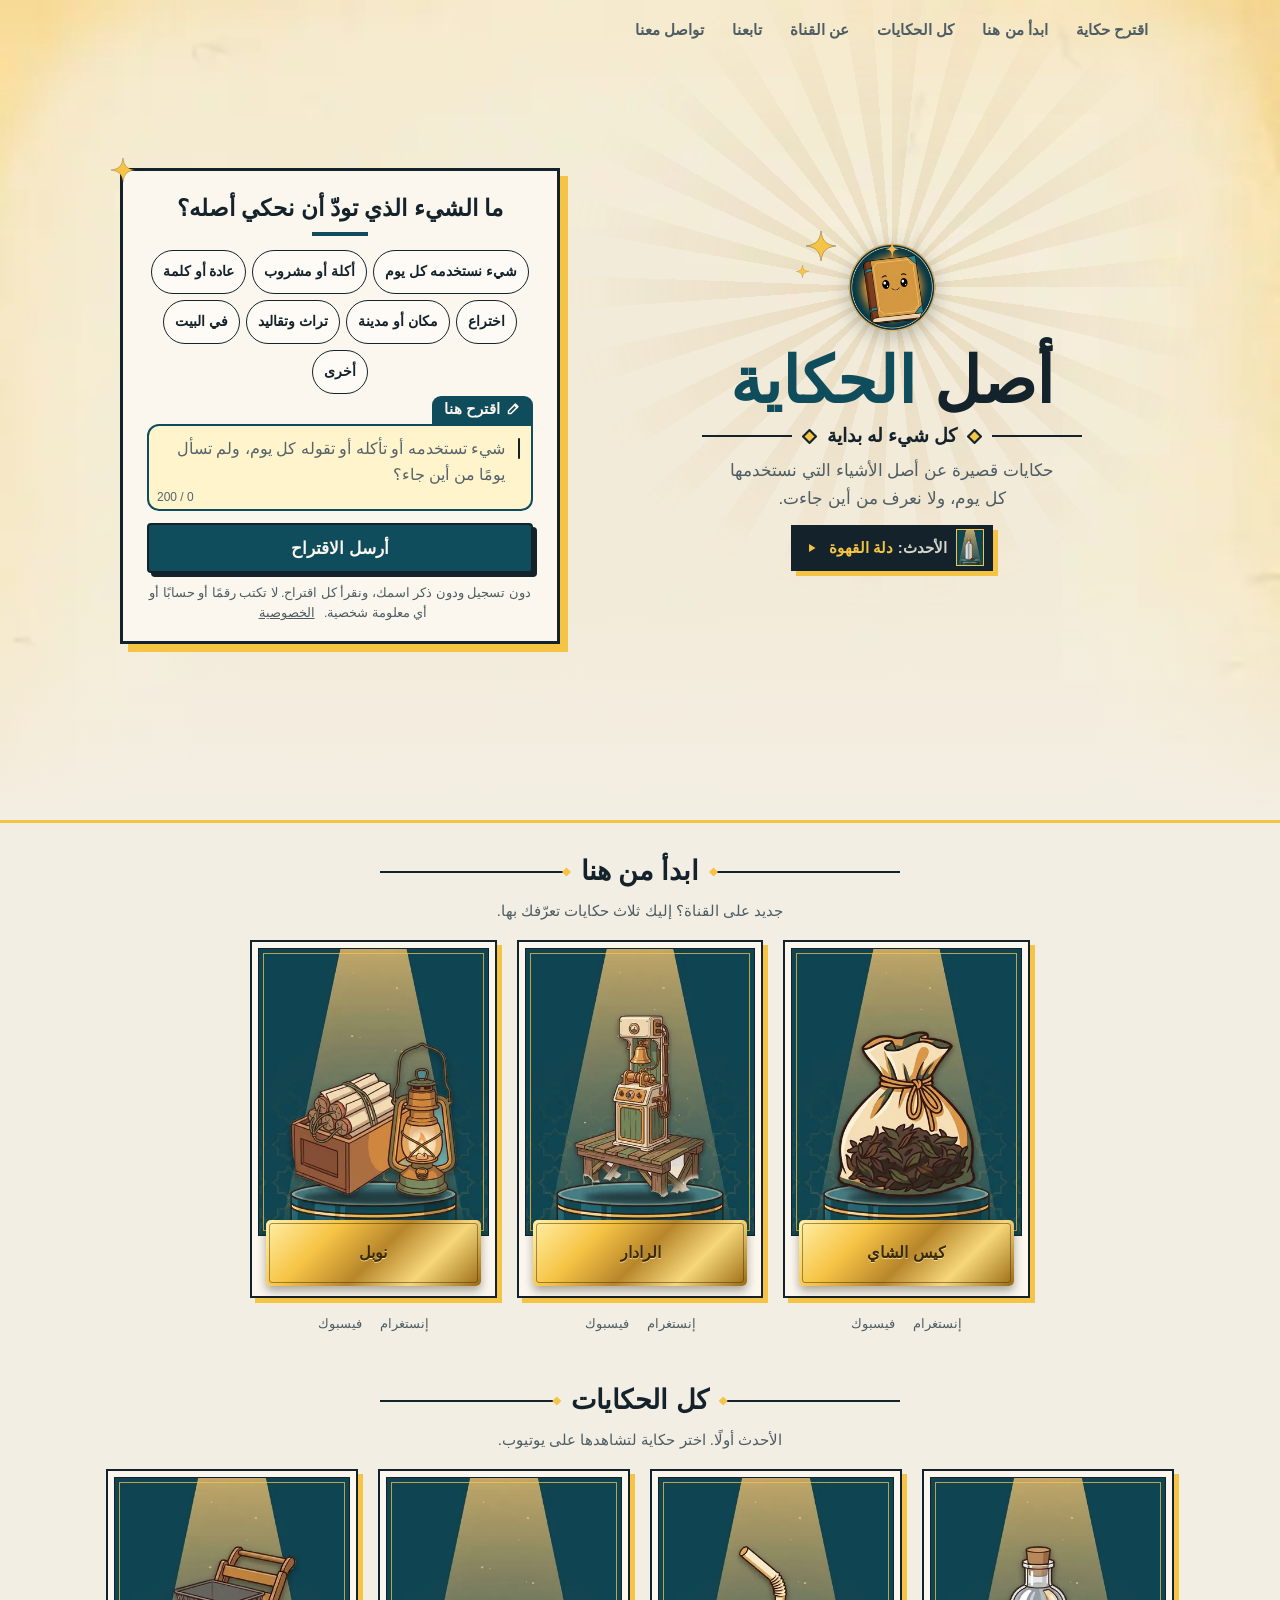
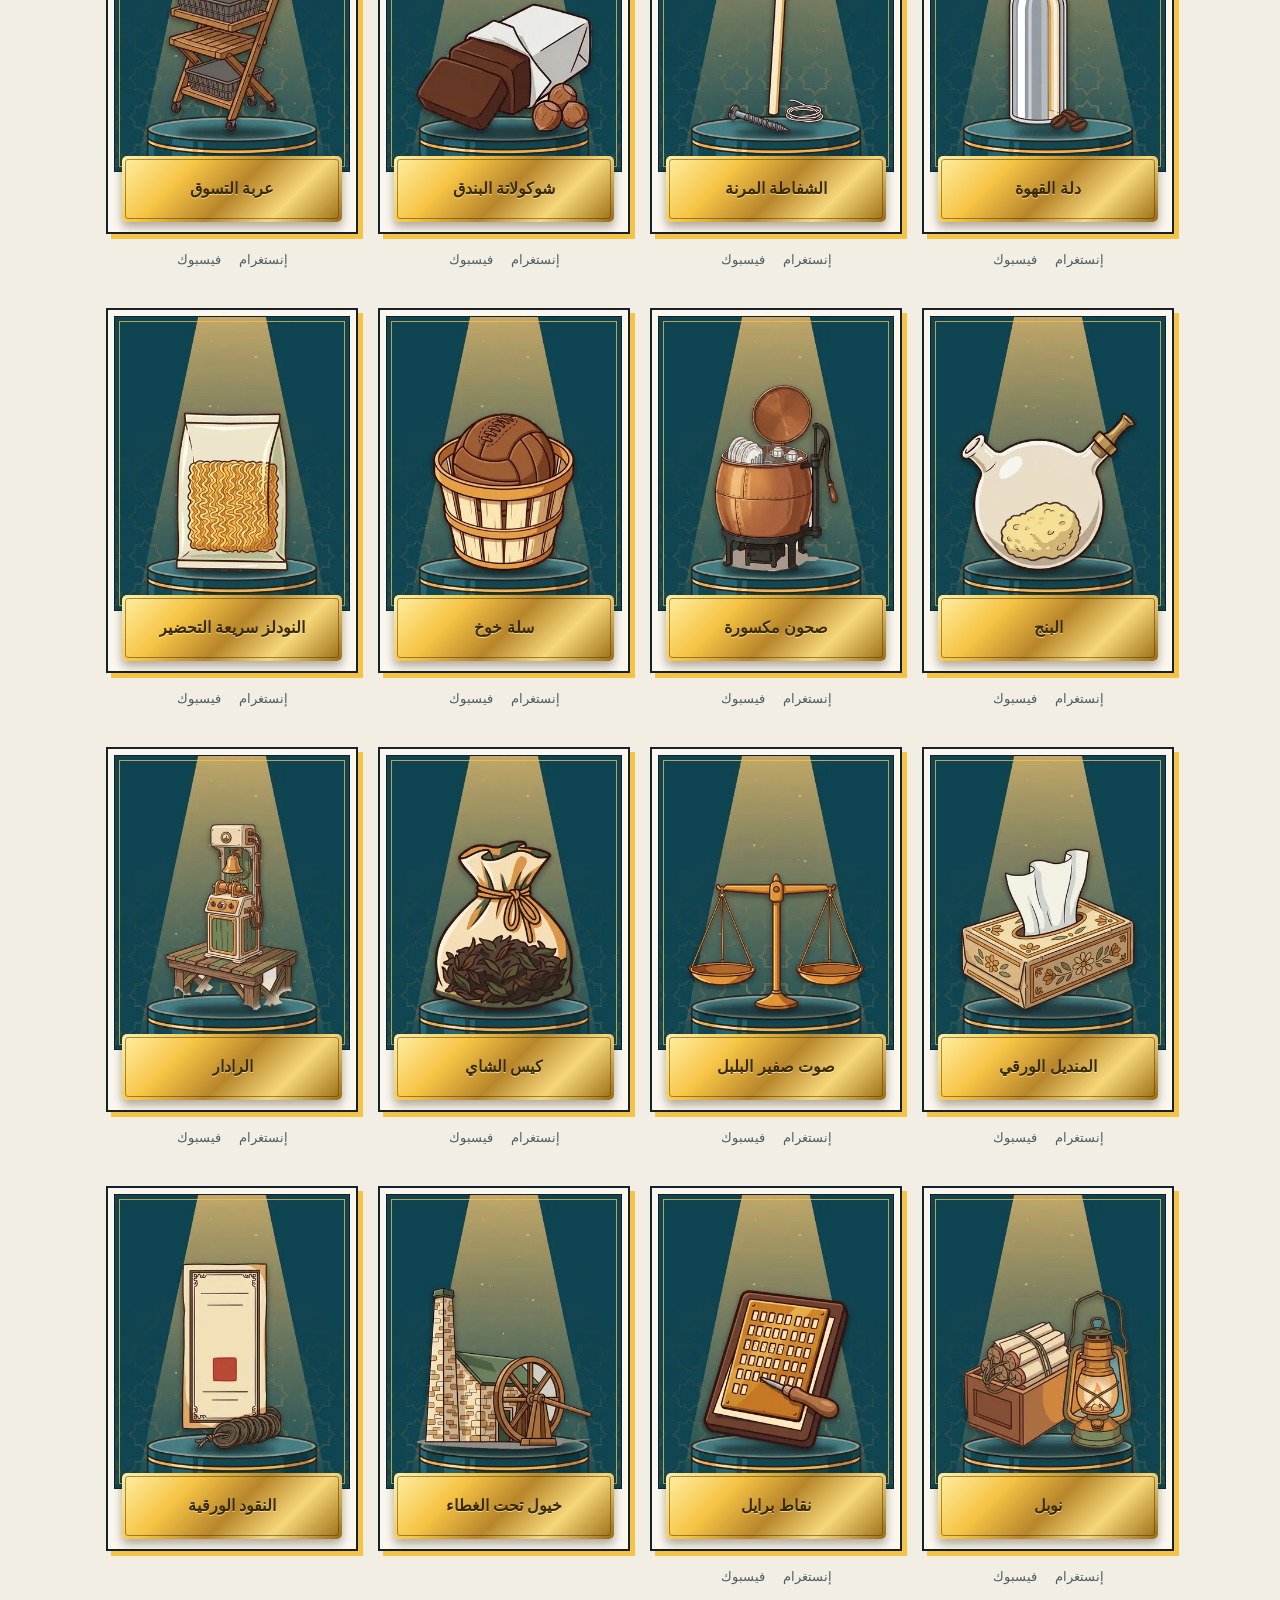
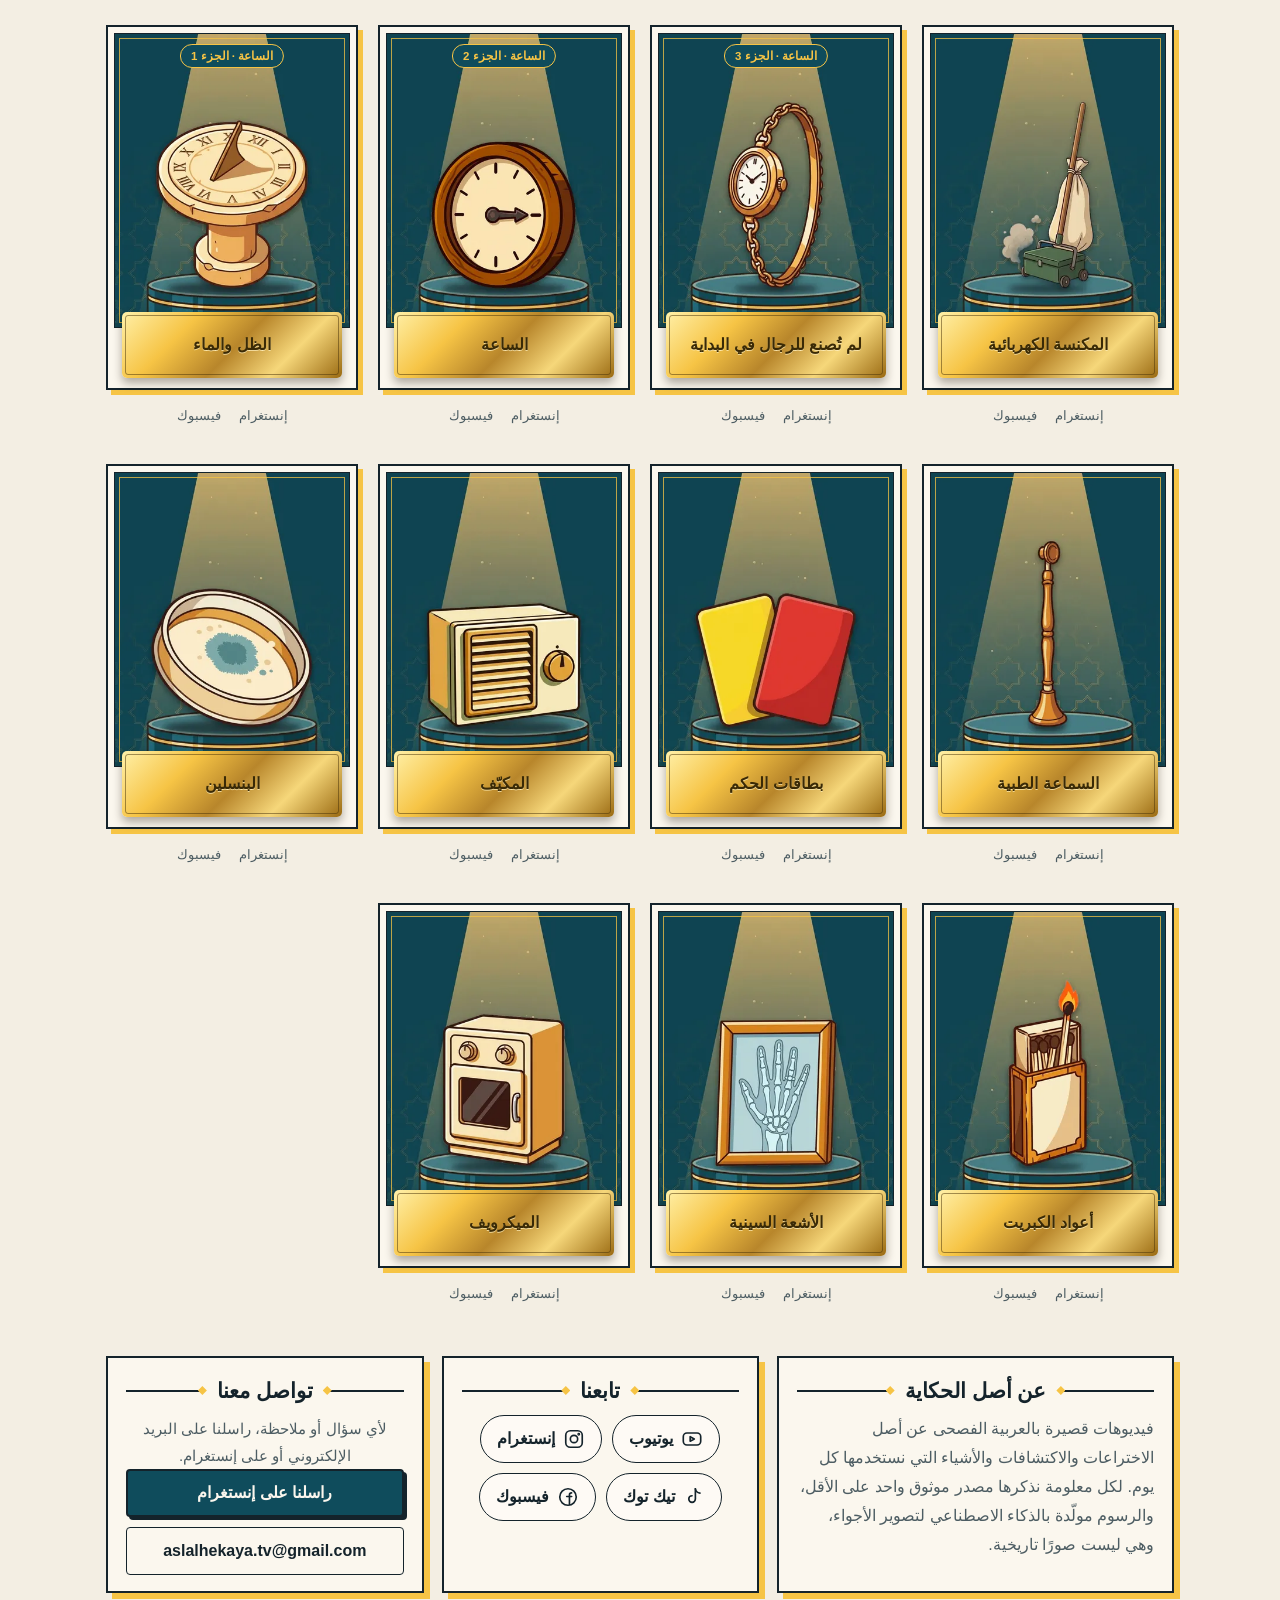
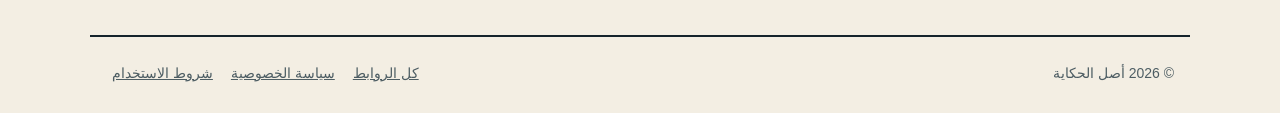
<file: index.html>
<!doctype html>
<html lang="ar" dir="rtl">
<head>
<meta charset="utf-8">
<meta name="viewport" content="width=device-width, initial-scale=1, viewport-fit=cover">
<meta http-equiv="Content-Security-Policy" content="default-src 'none'; img-src 'self'; style-src 'self' 'unsafe-inline' https://fonts.googleapis.com; font-src https://fonts.gstatic.com; script-src 'self' https://static.cloudflareinsights.com; connect-src https://asl-suggest.asl-alhekaya.workers.dev https://cloudflareinsights.com; base-uri 'none'; form-action https://asl-suggest.asl-alhekaya.workers.dev 'self'">
<meta name="referrer" content="strict-origin-when-cross-origin">
<meta name="theme-color" content="#F3EEE3" media="(prefers-color-scheme: light)">
<meta name="theme-color" content="#0B2E37" media="(prefers-color-scheme: dark)">
<title>أصل الحكاية | كل شيء له بداية</title>
<meta name="description" content="قصص قصيرة عن البدايات: كيف بدأت الاختراعات والاكتشافات التي نستخدمها كل يوم. فيديوهات قصيرة بالعربية الفصحى.">
<link rel="canonical" href="https://asl-alhekaya.github.io/">
<link rel="icon" type="image/png" href="assets/favicon.png">
<link rel="apple-touch-icon" href="assets/apple-touch-icon.png">
<meta property="og:type" content="website">
<meta property="og:locale" content="ar_AR">
<meta property="og:url" content="https://asl-alhekaya.github.io/">
<meta property="og:title" content="أصل الحكاية">
<meta property="og:description" content="كل شيء له بداية… حكايات قصيرة عن أصل الأشياء.">
<meta property="og:image" content="https://asl-alhekaya.github.io/assets/covers/ep-29.jpg">
<meta name="twitter:card" content="summary_large_image">
<link rel="stylesheet" href="https://fonts.googleapis.com/css2?family=Almarai:wght@400;700;800&family=Cairo:wght@700;800;900&display=swap">
<style>
*{box-sizing:border-box}
html{-webkit-text-size-adjust:100%}
body{margin:0;background:#F3EEE3;color:#14232B}
@media (prefers-color-scheme:dark){body{background:#0B2E37;color:#F3EEE3}}
.wrap{max-width:1100px;margin:0 auto;padding-left:max(16px,env(safe-area-inset-left,0px));padding-right:max(16px,env(safe-area-inset-right,0px))}
.stage{--bg:#F3EEE3;--text:#14232B;--muted:#4D5D63;--title1:#14232B;--title2:#0F4C5C;--frame:#14232B;--rule:#0F4C5C;
  --diamond:#F6C445;--focus:#1A7089;--err:#A63D2A;--day:block;--day-flex:flex;--night:none;--night-flex:none;
  --gold-grad:linear-gradient(135deg,#fff0a8 0%,#F6C445 28%,#b8862b 52%,#f6d77a 74%,#9a6a12 100%);
  color-scheme:light;color:var(--text);line-height:1.7;font-family:"Almarai",Tahoma,sans-serif;
  position:relative;isolation:isolate;overflow:hidden;border-bottom:3px solid #F6C445;
  padding:12px max(16px,env(safe-area-inset-right,0px)) 28px max(16px,env(safe-area-inset-left,0px))}
.stage::before{content:"";position:absolute;inset:0;z-index:-2;
  background:linear-gradient(180deg,rgba(243,238,227,0) 0%,rgba(243,238,227,0) 70%,#F3EEE3 100%),url(assets/home/paper.webp) center top/cover no-repeat,#F3EEE3}
.stage h1,.stage h2,.stage h3{font-family:"Cairo","Almarai",Tahoma,sans-serif;margin:0;text-wrap:balance}
.stage .sr{position:absolute;width:1px;height:1px;overflow:hidden;clip:rect(0 0 0 0);clip-path:inset(50%);white-space:nowrap}
.stage .star{position:absolute;fill:var(--diamond);stroke:rgba(20,10,0,.35);stroke-width:.05;pointer-events:none}
.stage .day{display:var(--day)}
.stage .night{display:var(--night)}
.stage-in{max-width:480px;margin:0 auto;display:grid;grid-template-columns:minmax(0,1fr);gap:18px}
.stage .frame,.stage .painting{display:contents}

/* section menu: a details pop-up on phones (no script), a plain row from 900 px */
.stage .menu{position:absolute;top:8px;left:max(10px,env(safe-area-inset-left,0px));z-index:5}
.stage .menu summary{list-style:none;display:inline-flex;align-items:center;justify-content:center;width:44px;min-height:44px;padding:0;cursor:pointer;
  border:1.5px solid var(--frame);border-radius:999px;background:rgba(255,253,248,.85);color:var(--text);
  font-family:"Cairo","Almarai",sans-serif;font-weight:800;font-size:14px}
.stage .menu summary::-webkit-details-marker{display:none}
.stage .menu nav{position:absolute;top:calc(100% + 6px);left:0;min-width:200px;display:grid;padding:6px;
  background:#FBF7EE;border:2px solid var(--frame);box-shadow:5px 5px 0 var(--diamond)}
.stage .menu nav a,.stage .topnav a{display:flex;align-items:center;min-height:44px;padding:0 12px;text-decoration:none;font-weight:700}
.stage .topnav{display:none}
.stage .menu summary:focus-visible,.stage .menu nav a:focus-visible,.stage .topnav a:focus-visible{outline:3px solid var(--focus);outline-offset:2px}

.stage .intro{position:relative;text-align:center;min-width:0}
.stage .intro::before{content:"";position:absolute;z-index:-1;left:50%;top:32px;width:760px;height:760px;transform:translate(-50%,-50%);
  background:repeating-conic-gradient(from 0deg,rgba(184,134,43,.13) 0deg 6deg,transparent 6deg 14deg);
  -webkit-mask-image:radial-gradient(circle,#000 8%,transparent 46%);mask-image:radial-gradient(circle,#000 8%,transparent 46%);
  mix-blend-mode:multiply;pointer-events:none}
.stage .mark{position:relative;display:var(--day);width:60px;height:60px;margin:0 auto}
.stage .mark img{display:block;width:100%;height:100%;border-radius:50%;filter:drop-shadow(0 6px 10px rgba(6,34,44,.25))}
.stage .mark .s1{width:22px;height:22px;top:-6px;left:-26px}
.stage .mark .s2{width:10px;height:10px;top:18px;left:-34px}
.stage .intro h1{font-weight:900;font-size:40px;line-height:1.15;margin-top:4px;color:var(--title1);letter-spacing:0}
.stage .intro h1 span{color:var(--title2)}
.stage .mast{display:var(--day-flex);align-items:center;gap:10px;max-width:300px;margin:4px auto 0;color:var(--text)}
.stage .mast i{flex:1;height:2px;background:var(--frame)}
.stage .mast svg{width:15px;height:15px;flex:none;fill:var(--diamond);stroke:var(--frame);stroke-width:2;stroke-linejoin:miter}
.stage .mast span{font-family:"Cairo","Almarai",sans-serif;font-weight:800;font-size:16px;line-height:1.5;white-space:nowrap}
.stage .divider{display:var(--night-flex)}
.stage .chip-name{display:var(--night)}
.stage .breath{color:var(--muted);margin:6px auto 0;max-width:33ch;font-size:15px;line-height:1.65}
/* the latest episode: one straight line (no tilt anywhere) */
.stage .latest{display:inline-flex;align-items:center;gap:10px;min-height:46px;margin-top:12px;padding:5px 10px 5px 14px;
  background:#14232B;color:#F6C445;box-shadow:5px 5px 0 #F6C445;overflow:hidden;
  text-decoration:none;font-family:"Cairo","Almarai",sans-serif;font-weight:800;font-size:15px;line-height:1.3;max-width:100%;text-align:start}
.stage .latest img{width:26px;height:35px;object-fit:cover;flex:none;outline:1.5px solid #F6C445}
.stage .latest .t{min-width:0;overflow:hidden;display:-webkit-box;-webkit-box-orient:vertical;-webkit-line-clamp:2;line-clamp:2;overflow-wrap:anywhere}
.stage .latest small{font:inherit;font-weight:700;color:#F3EEE3;opacity:.88}
.stage .latest svg{flex:none}

.stage .card{position:relative;background:#FBF7EE;border:3px solid #14232B;box-shadow:8px 8px 0 #F6C445;padding:16px 18px 14px}
.stage .card .s3{width:24px;height:24px;top:-13px;left:-12px}
.stage .card h2{font-weight:800;font-size:20px;line-height:1.35;text-align:center;color:var(--text)}
.stage .card .line{width:56px;height:4px;background:var(--rule);margin:8px auto 14px}
.stage .lead{color:var(--muted);text-align:center;margin:0;font-size:15px}
.stage fieldset{border:0;margin:0 0 12px;padding:0;min-width:0}
.stage .chips{display:flex;flex-wrap:wrap;justify-content:center;gap:6px}
.stage .chip{position:relative;display:inline-flex;align-items:center;min-height:44px}
.stage .chip input{position:absolute;opacity:0;inset:0;margin:0;cursor:pointer;width:100%;height:100%}
.stage .chip span{display:inline-flex;align-items:center;min-height:44px;padding:0 11px;border-radius:999px;background:rgba(255,253,248,.7);color:#14232B;
  border:1.5px solid #14232B;font-family:"Cairo","Almarai",sans-serif;font-size:13.5px;font-weight:700;line-height:1;
  transition:background .15s,color .15s,border-color .15s}
.stage .chip input:checked + span{background:#0F4C5C;color:#FBF7EE;border-color:#0F4C5C}
.stage .chip input:focus-visible + span{outline:3px solid var(--focus);outline-offset:2px}
.stage .field{position:relative;margin-top:30px}
.stage .field .tab{position:absolute;top:-28px;right:0;z-index:1;display:inline-flex;align-items:center;gap:6px;height:28px;padding:0 12px 2px;
  border-radius:9px 9px 0 0;background:#0F4C5C;color:#FBF7EE;font-family:"Cairo","Almarai",sans-serif;font-weight:900;font-size:14.5px;line-height:1}
.stage .field .tab svg{width:15px;height:15px;flex:none}
.stage textarea{display:block;width:100%;min-height:86px;resize:none;border:2.5px solid #0F4C5C;border-radius:12px 0 12px 12px;background:#FFF4CC;
  color:#14232B;font:inherit;font-size:16px;line-height:1.6;padding:10px 26px 22px 12px}
.stage textarea::placeholder{color:#55636A;opacity:1}
.stage textarea:focus{outline:3px solid var(--focus);outline-offset:1px}
/* a blinking caret in the empty field says «type here»; the real caret takes over on focus */
.stage .field .caret{position:absolute;top:14px;right:13px;width:2.5px;height:21px;border-radius:1px;background:#14232B;pointer-events:none}
.stage textarea:focus ~ .caret,.stage textarea:not(:placeholder-shown) ~ .caret{display:none}
@media (prefers-reduced-motion:no-preference){.stage .field .caret{animation:blink 1.05s steps(1) infinite}@keyframes blink{50%{opacity:0}}}
.stage textarea[aria-invalid="true"]{border-color:var(--err)}
.stage textarea[readonly]{opacity:.7}
.stage .count{position:absolute;bottom:4px;left:10px;font-size:12px;color:#55636A}
/* honeypot: clipped in place (an off-screen left:-9999px would make a horizontal scroll in RTL) */
.stage .hp{position:absolute;width:1px;height:1px;overflow:hidden;clip:rect(0 0 0 0);clip-path:inset(50%);white-space:nowrap}
.stage .msg{margin:8px 2px 0;font-size:14px;font-weight:700;color:var(--err)}
.stage .msg:empty{display:none}
.stage .oops{display:none}
.stage .oops:target{display:block}
.stage .pbtn{position:relative;overflow:hidden;display:flex;align-items:center;justify-content:center;gap:10px;width:100%;min-height:50px;margin-top:12px;
  border:2px solid #14232B;border-radius:4px;background:#0F4C5C;color:#FBF7EE;box-shadow:4px 4px 0 #14232B;padding:0 14px;
  font-family:"Cairo","Almarai",sans-serif;font-weight:800;font-size:17px;cursor:pointer;text-decoration:none}
.stage .pbtn:active{transform:translate(1px,1px);box-shadow:2px 2px 0 #14232B}
.stage .pbtn:focus-visible,.stage .latest:focus-visible,.stage .note a:focus-visible{outline:3px solid var(--focus);outline-offset:3px}
.stage .pbtn[disabled]{opacity:.8;cursor:progress}
.stage .pbtn.ghost{background:transparent;color:var(--text);border:1px solid var(--frame);box-shadow:none}
.stage .pbtn .ink{position:absolute;inset:0;transform:scaleX(0);transform-origin:100% 50%;background:#2E8AA3;pointer-events:none}
.stage .pbtn .ink::before{content:"";position:absolute;left:0;top:0;bottom:0;width:4px;background:#F6C445;box-shadow:0 0 12px #F6C445}
.stage #sbtn-label{position:relative;z-index:1}
.stage .pbtn.sending .ink{transform:scaleX(.94);transition:transform 2.6s cubic-bezier(.2,.75,.3,1)}
.stage .pbtn.full .ink{transform:scaleX(1);transition:transform .25s ease-out}
.stage .note{color:var(--muted);font-size:12.5px;margin:10px 2px 0;line-height:1.6;text-align:center}
.stage .note a{color:var(--muted);display:inline-block;padding:13px 6px;margin:-13px 0}
.stage .thanks{display:none;text-align:center;padding:4px 2px 2px}
.stage .thanks .seal{display:inline-grid;place-items:center;align-content:center;gap:1px;width:96px;height:96px;margin-top:4px;border-radius:50%;
  color:#3A2706;background:radial-gradient(circle at 35% 30%,#FFE9A3 0 18%,#E3B04B 45%,#A8741E 78%,#7A5212 100%);
  box-shadow:inset 0 0 0 5px rgba(122,82,18,.35),inset 0 0 0 8px rgba(255,233,163,.5),0 5px 0 rgba(0,0,0,.18);
  font-family:"Cairo","Almarai",sans-serif;font-weight:900;font-size:20px;line-height:1}
.stage .thanks .seal svg{width:26px;height:26px}
.stage .thanks .said{display:inline-block;max-width:100%;margin:8px 0 0;padding:3px 16px;border-radius:999px;overflow-wrap:anywhere;
  background:#FFF4CC;border:2px solid #0F4C5C;color:#14232B;font-weight:800;font-size:16px}
.stage .thanks .said:empty{display:none}
@media (prefers-reduced-motion:no-preference){
  .stage .card.done .seal,.stage #thanks:target .seal{animation:stamp .42s cubic-bezier(.2,1.45,.45,1) both}
  .stage .card.done{animation:thud .2s .32s ease-out}
  @keyframes stamp{0%{transform:scale(2.2);opacity:0}100%{transform:scale(1);opacity:1}}
  @keyframes thud{40%{transform:translateY(3px)}}}
.stage .thanks h3{font-weight:800;font-size:21px;margin-top:6px;color:var(--text)}
.stage .thanks p{color:var(--muted);margin:4px 0 0}
.stage .card.done form,.stage .card:has(#thanks:target) form{display:none}
.stage .card.done .thanks,.stage #thanks:target{display:block}

@media (max-width:899px) and (max-height:720px){
  .stage{padding-top:8px}
  .stage-in{gap:12px}
  .stage .mark{width:42px;height:42px}
  .stage .mark .s1{width:16px;height:16px;left:-20px}
  .stage .mark .s2{width:8px;height:8px;top:10px;left:-26px}
  .stage .intro h1{font-size:32px;margin-top:0}
  .stage .card h2{font-size:18px}
  .stage .mast{margin-top:2px}
  .stage .breath{font-size:14px;line-height:1.55;margin-top:4px}
  .stage .latest{margin-top:8px;min-height:44px}
  .stage .card{padding:14px 14px 12px}
  .stage .card .line{margin:4px auto 8px}
  .stage fieldset{margin-bottom:10px}
  .stage .chip span{padding:0 9px;font-size:13px}
  .stage .chips{gap:4px}
  .stage textarea{min-height:64px;padding-bottom:18px}
  .stage .pbtn{margin-top:8px;min-height:46px}
  .stage .breath{display:none}
  .stage .mark{display:none}
}
@media (min-width:900px){
  .stage{padding:8px 32px 64px}
  .stage .menu{display:none}
  .stage .topnav{display:flex;flex-wrap:wrap;gap:0 4px;max-width:1040px;margin:0 auto 4px;font-size:15px}
  .stage .topnav a{color:var(--muted)}
  .stage .topnav a:hover{color:var(--text)}
  .stage-in{max-width:1040px;grid-template-columns:minmax(0,1fr) 440px;gap:64px;align-items:center;min-height:min(78vh,700px)}
  .stage .mark{width:96px;height:96px}
  .stage .mark .s1{width:30px;height:30px;top:-8px;left:-38px}
  .stage .mark .s2{width:13px;height:13px;top:26px;left:-48px}
  .stage .intro::before{top:48px;width:1000px;height:1000px}
  .stage .intro h1{font-size:64px;margin-top:10px}
  .stage .mast{max-width:380px}
  .stage .mast span{font-size:19px}
  .stage .breath{font-size:17px;max-width:36ch}
  .stage .card{padding:22px 24px 18px}
  .stage .card h2{font-size:23px}
}
@media (prefers-color-scheme:dark){
:root .stage{--bg:#06222C;--text:#F3EEE3;--muted:#D9E3E2;--focus:#F6C445;--err:#FFB1A3;--diamond:#F6C445;--day:none;--day-flex:none; --night:block;--night-flex:flex;color-scheme:dark;padding:0;background:#0B2E37;border-bottom:0}
:root .stage::before{background:radial-gradient(ellipse 70% 260px at 50% 0,rgba(255,232,170,.42),transparent 72%),url(assets/home/wall.webp) center top/cover no-repeat;bottom:64px}
:root .stage-in{max-width:none;display:block;padding:0 10px}
:root .stage .menu summary{background:rgba(4,24,31,.82);border:1px solid rgba(246,196,69,.75);color:#F6C445}
:root .stage .menu nav{background:#06222C;border:1px solid rgba(246,196,69,.8);box-shadow:0 12px 24px rgba(0,0,0,.5)}
:root .stage .menu nav a{color:#F3EEE3}
:root .stage .lamp{display:block;position:relative;width:128px;height:46px;margin:12px auto 0}
:root .stage .lamp .bar{position:absolute;left:0;top:0;width:128px;height:18px;border-radius:10px 10px 4px 4px;background:var(--gold-grad);box-shadow:0 4px 8px rgba(0,0,0,.55)}
:root .stage .lamp .strip{position:absolute;left:7px;top:14px;width:114px;height:4px;border-radius:2px;background:#fff6d0;box-shadow:0 0 10px 4px rgba(255,230,160,.55)}
:root .stage .lamp .arm{position:absolute;left:59px;top:18px;width:10px;height:28px;background:var(--gold-grad)}
:root .stage .frame{display:block;position:relative;max-width:560px;margin:0 auto;padding:10px;background:var(--gold-grad); box-shadow:0 14px 28px rgba(0,0,0,.65),inset 0 0 0 1px rgba(255,244,200,.75),inset 0 0 0 3px rgba(120,80,10,.5)}
:root .stage .frame::before{content:"";position:absolute;inset:8px;border:2px solid #5e420a;pointer-events:none}
:root .stage .corner{display:block;position:absolute;width:14px;height:14px;background:#5e420a;clip-path:polygon(50% 0,100% 50%,50% 100%,0 50%);z-index:2}
:root .stage .corner::before{content:"";position:absolute;inset:2px;background:var(--gold-grad);clip-path:polygon(50% 0,100% 50%,50% 100%,0 50%)}
:root .stage .corner.c1{top:8px;right:8px}
:root .stage .corner.c2{top:8px;left:8px}
:root .stage .corner.c3{bottom:8px;right:8px}
:root .stage .corner.c4{bottom:8px;left:8px}
:root .stage .painting{display:block;position:relative;overflow:hidden;padding:20px 12px 0;text-align:center; background:linear-gradient(180deg,rgba(5,30,38,.62) 0%,rgba(5,30,38,.42) 30%,rgba(5,30,38,0) 52%),url(assets/home/beam.webp) center top/auto 100% no-repeat,#124351; box-shadow:inset 0 0 40px rgba(0,0,0,.6)}
:root .stage .painting::before{content:"";position:absolute;inset:8px;border:1px solid rgba(246,196,69,.7);pointer-events:none;z-index:1}
:root .stage .painting>*{position:relative;z-index:2}
:root .stage .intro::before{display:none}
:root .stage .chip-name{display:inline-block;margin:0;height:32px;padding:0 18px;border-radius:16px;background:#0F4C5C;border:2px solid #F6C445; color:#F6C445;font-family:"Cairo","Almarai",sans-serif;font-weight:900;font-size:15px;line-height:28px;white-space:nowrap}
:root .stage .intro h1{font-size:48px;line-height:1.3;margin:8px 0 -.3em;padding-bottom:.3em;color:transparent; background:linear-gradient(180deg,#fff0a8 0,#F6C445 .6em,#c98a14 1.3em,#c98a14 100%);-webkit-background-clip:text;background-clip:text; filter:drop-shadow(2px 3px 0 rgba(6,20,26,.6))}
:root .stage .intro h1 span{color:transparent}
:root .stage .divider{justify-content:center;align-items:center;gap:8px;height:10px;margin:10px auto 0}
:root .stage .divider i{width:64px;border-top:3px double #F6C445}
:root .stage .divider b{width:11px;height:11px;background:#F6C445;clip-path:polygon(50% 0,100% 50%,50% 100%,0 50%)}
:root .stage .breath{color:#F3EEE3;font-size:14.5px;line-height:1.6;margin-top:8px;text-shadow:0 2px 8px rgba(0,0,0,.55)}
:root .stage .latest{margin-top:10px;background:rgba(4,24,31,.78);color:#F6C445;border:1px solid rgba(246,196,69,.75);box-shadow:none;border-radius:4px;padding:5px 10px 5px 12px}
:root .stage .card{margin-top:14px;text-align:start;background:linear-gradient(180deg,rgba(5,28,36,.9),rgba(3,20,26,.92));border:1px solid rgba(246,196,69,.8); border-radius:3px;box-shadow:inset 0 0 0 5px rgba(3,20,26,.92),inset 0 0 0 6px rgba(246,196,69,.38),0 16px 32px rgba(0,0,0,.45);padding:20px 14px 16px}
:root .stage .card::after{content:"";position:absolute;inset:9px;pointer-events:none; background:radial-gradient(circle at 40% 40%,#fff3c0 0,#c9a24a 40%,#7a5a10 62%,transparent 68%) 0 0/7px 7px no-repeat, radial-gradient(circle at 40% 40%,#fff3c0 0,#c9a24a 40%,#7a5a10 62%,transparent 68%) 100% 0/7px 7px no-repeat, radial-gradient(circle at 40% 40%,#fff3c0 0,#c9a24a 40%,#7a5a10 62%,transparent 68%) 0 100%/7px 7px no-repeat, radial-gradient(circle at 40% 40%,#fff3c0 0,#c9a24a 40%,#7a5a10 62%,transparent 68%) 100% 100%/7px 7px no-repeat}
:root .stage .card .s3{display:none}
:root .stage .card h2{color:#F6C445;font-size:19px}
:root .stage .card .line{display:flex;justify-content:center;align-items:center;gap:6px;width:auto;height:8px;background:none;margin:6px auto 12px}
:root .stage .card .line::before{content:"";width:40px;border-top:3px double rgba(246,196,69,.8)}
:root .stage .card .line::after{content:"";width:40px;border-top:3px double rgba(246,196,69,.8)}
:root .stage .lead{color:#D9E3E2}
:root .stage .chip span{padding:0 10px;font-size:13px;background:rgba(2,15,20,.6);color:#F3EEE3;border:1px solid rgba(246,196,69,.45)}
:root .stage .chip input:checked + span{background:var(--gold-grad);color:#3a2a06;border-color:#F6C445}
:root .stage textarea{background:#FBF5E4;border:2px solid #F6C445;border-radius:8px 0 8px 8px;color:#14232B}
:root .stage textarea::placeholder{color:#55636A}
:root .stage .count{color:#55636A}
:root .stage .field .tab{background:var(--gold-grad);color:#3a2a06;text-shadow:0 1px 0 rgba(255,240,190,.7)}
:root .stage .pbtn .ink{background:linear-gradient(90deg,#fff7d6,#ffe9a0)}
:root .stage .pbtn .ink::before{background:#7a5212;box-shadow:none}
:root .stage .thanks .said{background:#FBF5E4;border-color:#F6C445;color:#14232B}
:root .stage .pbtn{background:var(--gold-grad);color:#3a2a06;border:0;border-radius:6px;box-shadow:0 6px 14px rgba(0,0,0,.4);font-weight:900;font-size:19px;text-shadow:0 1px 0 rgba(255,240,190,.7)}
:root .stage .pbtn::before{content:"";position:absolute;inset:4px;border:1px solid rgba(70,48,6,.55);border-radius:4px;pointer-events:none}
:root .stage .pbtn:active{box-shadow:0 3px 8px rgba(0,0,0,.4)}
:root .stage .pbtn.ghost{background:transparent;color:#F6C445;border:1px solid rgba(246,196,69,.75);text-shadow:none;box-shadow:none}
:root .stage .pbtn.ghost::before{display:none}
:root .stage .note{color:#D9E3E2}
:root .stage .note a{color:#D9E3E2}
:root .stage .thanks h3{color:#F6C445}
:root .stage .thanks p{color:#D9E3E2}
:root .stage .hero{display:block;position:relative;width:88%;margin:20% auto 0;aspect-ratio:870/288}
:root .stage .hero::before{content:"";position:absolute;inset:0;background:url(assets/home/pedestal.webp) center/100% 100% no-repeat; -webkit-mask-image:linear-gradient(180deg,transparent 0,#000 20%),linear-gradient(90deg,transparent 0,#000 4.5%,#000 95.5%,transparent 100%);-webkit-mask-composite:source-in; mask-image:linear-gradient(180deg,transparent 0,#000 20%),linear-gradient(90deg,transparent 0,#000 4.5%,#000 95.5%,transparent 100%);mask-composite:intersect}
:root .stage .hero-book{display:block;position:absolute;left:50%;bottom:60%;width:26%;transform:translateX(-50%);z-index:3}
:root .stage .hero-book img{display:block;width:100%;height:auto;filter:drop-shadow(0 6px 8px rgba(0,0,0,.5)) drop-shadow(0 0 16px rgba(246,196,69,.35))}
:root .stage .hero-book .s6{width:30%;height:auto;aspect-ratio:1;top:-4%;left:-38%}
:root .stage .hero-book .s7{width:12%;height:auto;aspect-ratio:1;top:22%;left:-46%}
:root .stage .floor{display:block;position:relative;height:64px;margin-top:20px;background:url(assets/home/floor.webp) center top/cover no-repeat}
:root .stage .plaque{display:flex;position:absolute;left:50%;top:-24px;transform:translateX(-50%);width:min(250px,72%);height:50px;align-items:center;justify-content:center; border-radius:6px;background:var(--gold-grad);box-shadow:0 6px 12px rgba(0,0,0,.5);color:#3a2a06;font-family:"Cairo","Almarai",sans-serif; font-weight:900;font-size:19px;text-shadow:0 1px 0 rgba(255,240,190,.7);white-space:nowrap}
:root .stage .plaque::before{content:"";position:absolute;inset:5px;border:1px solid rgba(70,48,6,.55);border-radius:4px}
:root .stage .plaque::after{content:"";position:absolute;inset:8px; background:radial-gradient(circle at 35% 35%,#fff3c0,#7a5a10 70%,transparent 72%) 0 0/5px 5px no-repeat, radial-gradient(circle at 35% 35%,#fff3c0,#7a5a10 70%,transparent 72%) 100% 0/5px 5px no-repeat, radial-gradient(circle at 35% 35%,#fff3c0,#7a5a10 70%,transparent 72%) 0 100%/5px 5px no-repeat, radial-gradient(circle at 35% 35%,#fff3c0,#7a5a10 70%,transparent 72%) 100% 100%/5px 5px no-repeat}
}
@media (prefers-color-scheme:dark) and (max-width:899px) and (max-height:720px){
:root .stage .lamp{margin-top:6px;height:30px;width:104px}
:root .stage .lamp .bar{width:104px;height:14px}
:root .stage .lamp .strip{width:90px;top:11px}
:root .stage .lamp .arm{left:47px;top:14px;height:16px;width:8px}
:root .stage .frame{padding:8px}
:root .stage .painting{padding:12px 10px 0}
:root .stage .chip-name{height:28px;line-height:24px;font-size:14px}
:root .stage .intro h1{font-size:36px;margin-top:2px}
:root .stage .divider{margin-top:4px}
:root .stage .breath{display:none}
:root .stage .latest{margin-top:6px}
:root .stage .card{margin-top:10px;padding:14px 12px 10px}
:root .stage .card .line{margin:4px auto 8px}
:root .stage .pbtn{font-size:17px}
}
@media (prefers-color-scheme:dark) and (min-width:900px){
:root .stage .topnav{padding:10px 32px 0}
:root .stage .topnav a{color:#F3EEE3;background:rgba(4,24,31,.78);border-radius:999px;margin:0 2px;padding:0 14px}
:root .stage .topnav a:hover{color:#F6C445}
:root .stage-in{padding:0 32px}
:root .stage .lamp{margin-top:28px;transform:scale(1.25);transform-origin:50% 100%}
:root .stage .frame{padding:14px}
:root .stage .frame::before{inset:11px}
:root .stage .corner.c1{top:12px;right:12px}
:root .stage .corner.c2{top:12px;left:12px}
:root .stage .corner.c3{bottom:12px;right:12px}
:root .stage .corner.c4{bottom:12px;left:12px}
:root .stage .painting{padding:30px 40px 0}
:root .stage .intro h1{font-size:64px}
:root .stage .card{padding:24px 26px 18px}
:root .stage .hero{width:80%;margin-top:18%}
:root .stage .floor{height:88px;margin-top:28px}
:root .stage::before{bottom:88px}
:root .stage .plaque{top:-28px;width:300px;height:58px;font-size:20px}
}
.low,.low *,.low *::before,.low *::after{box-sizing:border-box}
.low{--ink:#14232B;--muted:#4D5D63;--paper:#FBF7EE;--teal:#0F4C5C;--gold:#F6C445;--goldD:#b8862b;--focus:#1A7089;
  --gold-grad:linear-gradient(135deg,#fff0a8 0%,#F6C445 28%,#b8862b 52%,#f6d77a 74%,#9a6a12 100%);
  color:var(--ink);font-family:"Almarai",Tahoma,sans-serif;line-height:1.8}
.low h2,.low h3,.low .sec-h{font-family:"Cairo","Almarai",Tahoma,sans-serif;margin:0;text-wrap:balance}
.low a{color:inherit}
.low a:focus-visible,.low summary:focus-visible{outline:3px solid var(--focus);outline-offset:3px}
.low .sec{padding-block:30px 6px}
.low .sec-h{display:flex;align-items:center;justify-content:center;gap:12px;font-size:24px;font-weight:800;line-height:1.4;
  text-align:center;margin:0 auto 6px;max-width:520px;color:var(--ink)}
.low .sec-h i{flex:1;height:2px;background:var(--ink);position:relative;min-width:24px}
.low .sec-h i::after{content:"";position:absolute;top:50%;width:9px;height:9px;margin-top:-4.5px;background:var(--gold);
  clip-path:polygon(50% 0,100% 50%,50% 100%,0 50%)}
.low .sec-h i:first-child::after{left:-2px}
.low .sec-h i:last-child::after{right:-2px}
.low .sub{color:var(--muted);text-align:center;margin:0 auto 16px;max-width:52ch;font-size:15px}

/* the episode card: equal heights, real-text titles, nothing tilted */
.low .cards{list-style:none;margin:0;padding:0;display:grid;grid-template-columns:repeat(2,minmax(0,1fr));gap:18px 12px}
.low .ep{display:flex;flex-direction:column;min-width:0}
.low .ep-a{position:relative;display:flex;flex-direction:column;text-decoration:none;background:var(--paper);
  border:2px solid var(--ink);box-shadow:5px 5px 0 var(--gold);padding:6px 6px 0;transition:box-shadow .15s,transform .15s}
.low .art{position:relative;display:block;aspect-ratio:4/5;overflow:hidden;background:#124351;border:1.5px solid var(--ink)}
.low .art::after{content:"";position:absolute;inset:4px;border:1px solid rgba(246,196,69,.75);pointer-events:none}
.low .art img{display:block;width:100%;height:100%;object-fit:cover}
.low .art.paint{display:flex;align-items:center;justify-content:center;
  background:radial-gradient(ellipse 80% 55% at 50% 0,rgba(255,232,170,.35),transparent 70%),linear-gradient(180deg,#155061,#0B2E37)}
.low .art.paint img{width:auto;height:82%;aspect-ratio:9/16;object-fit:cover;outline:3px solid #c9a24a;outline-offset:0;
  box-shadow:0 8px 16px rgba(0,0,0,.5)}
.low .plq{position:relative;z-index:1;display:flex;flex-direction:column;align-items:center;justify-content:center;gap:0;
  min-height:62px;margin:-16px 8px 10px;padding:7px 10px 6px;border-radius:5px;background:var(--gold-grad);
  box-shadow:0 5px 10px rgba(30,20,8,.35);color:#3a2a06;text-align:center}
.low .plq::before{content:"";position:absolute;inset:3px;border:1px solid rgba(70,48,6,.5);border-radius:3px;pointer-events:none}
.low .ttl{font-family:"Cairo","Almarai",sans-serif;font-weight:900;font-size:15px;line-height:1.55;margin:0;padding-bottom:1px;color:#3a2a06;
  text-shadow:0 1px 0 rgba(255,240,190,.7);overflow-wrap:anywhere;display:-webkit-box;-webkit-box-orient:vertical;
  -webkit-line-clamp:2;line-clamp:2;overflow:hidden}
.low .lab{position:absolute;z-index:2;top:10px;left:50%;transform:translateX(-50%);max-width:calc(100% - 20px);
  padding:0 10px;border-radius:999px;background:#0F4C5C;border:1.5px solid #F6C445;color:#F6C445;white-space:nowrap;overflow:hidden;
  text-overflow:ellipsis;font-family:"Cairo","Almarai",sans-serif;font-weight:800;font-size:11.5px;line-height:22px}
.low .also{display:flex;justify-content:center;flex-wrap:wrap;gap:0 2px;margin:4px 0 0;font-size:12.5px}
.low .also a{display:inline-flex;align-items:center;min-height:44px;padding:0 8px;color:var(--muted);text-decoration:none}
.low .also a:hover{color:var(--ink);text-decoration:underline}
@media (hover:hover){.low .ep-a:hover{box-shadow:7px 7px 0 var(--gold)}}
@media (hover:hover) and (prefers-reduced-motion:no-preference){.low .ep-a:hover{transform:translateY(-3px)}}
.low .ep-a:focus-visible{outline:3px solid var(--focus);outline-offset:4px}
/* three cards (the start-here picks): on two columns the third stands centred, never alone at the side */
.low .cards.three>.ep:nth-child(3):last-child{grid-column:1/-1;justify-self:center;width:calc(50% - 6px)}

/* museum-label panels: about, follow, contact */
.low .labels{display:grid;gap:18px;padding-block:34px 8px}
.low .panel{position:relative;background:var(--paper);border:2px solid var(--ink);box-shadow:6px 6px 0 var(--gold);padding:18px 18px 16px}
.low .panel .sec-h{font-size:21px;margin-bottom:10px}
.low .panel p{margin:0;color:var(--muted)}
.low .panel .row{display:flex;flex-wrap:wrap;gap:10px;justify-content:center}
.low .panel .stack{display:grid;gap:10px}
.low .btn{display:inline-flex;align-items:center;justify-content:center;gap:8px;min-height:48px;padding:6px 18px;
  border:2px solid var(--ink);border-radius:4px;background:var(--teal);color:#FBF7EE;box-shadow:3px 3px 0 var(--ink);
  font-family:"Cairo","Almarai",sans-serif;font-weight:800;font-size:16px;text-decoration:none;text-align:center;overflow-wrap:anywhere}
.low .btn.ghost{background:transparent;color:var(--ink);box-shadow:none;border-width:1.5px}
.low .btn.wide{display:flex;width:100%}
.low .pill{display:inline-flex;align-items:center;justify-content:center;gap:8px;min-height:48px;padding:0 16px;border:1.5px solid var(--ink);
  border-radius:999px;background:rgba(255,253,248,.7);font-weight:700;text-decoration:none}
.low .pill:hover,.low .btn.ghost:hover{background:#fff}
.low .ico{flex:none}
.low .foot{display:flex;flex-wrap:wrap;align-items:center;justify-content:center;gap:0 6px;margin-top:34px;padding-block:14px 18px;
  border-top:2px solid var(--ink);color:var(--muted);font-size:14px;text-align:center}
.low .foot a{display:inline-flex;align-items:center;min-height:44px;padding:0 6px;color:var(--muted)}
.low .foot .copy{flex-basis:100%}
@media (min-width:640px){
  .low .cards{grid-template-columns:repeat(3,minmax(0,1fr));gap:22px 16px}
  .low .cards.three>.ep:nth-child(3):last-child{grid-column:auto;justify-self:stretch;width:auto}
  .low .ttl{font-size:16px}
  .low .plq{min-height:66px}
}
@media (min-width:960px){
  .low .cards{grid-template-columns:repeat(4,minmax(0,1fr));gap:26px 20px}
  .low .cards.three{grid-template-columns:repeat(3,minmax(0,1fr));max-width:780px;margin-inline:auto}
  .low .labels{grid-template-columns:1.25fr 1fr 1fr;align-items:stretch}
  .low .sec-h{font-size:27px}
  .low .foot .copy{flex-basis:auto;margin-inline-end:auto}
}
@media (prefers-color-scheme:dark){
:root .low{--ink:#F3EEE3;--muted:#C9D6D6;--paper:#0B2E37;--focus:#F6C445;color:#F3EEE3}
:root .low .sec-h{color:#F6C445}
:root .low .sec-h i{height:0;background:none;border-top:3px double rgba(246,196,69,.8)}
:root .low .sec-h i::after{margin-top:-6px}
:root .low .ep-a{background:linear-gradient(180deg,#0B2E37,#06222C);border:1px solid rgba(246,196,69,.75); box-shadow:inset 0 0 0 3px #06222C,inset 0 0 0 4px rgba(246,196,69,.3),0 12px 24px rgba(0,0,0,.45)}
:root .low .art{border:1px solid rgba(246,196,69,.55)}
:root .low .also a{color:#C9D6D6}
:root .low .also a:hover{color:#F6C445}
:root .low .panel{background:linear-gradient(180deg,rgba(5,28,36,.92),rgba(3,20,26,.94));border:1px solid rgba(246,196,69,.8);border-radius:3px; box-shadow:inset 0 0 0 5px rgba(3,20,26,.92),inset 0 0 0 6px rgba(246,196,69,.38),0 16px 32px rgba(0,0,0,.45);padding:22px 18px 18px}
:root .low .panel::after{content:"";position:absolute;inset:9px;pointer-events:none; background:radial-gradient(circle at 40% 40%,#fff3c0 0,#c9a24a 40%,#7a5a10 62%,transparent 68%) 0 0/7px 7px no-repeat, radial-gradient(circle at 40% 40%,#fff3c0 0,#c9a24a 40%,#7a5a10 62%,transparent 68%) 100% 0/7px 7px no-repeat, radial-gradient(circle at 40% 40%,#fff3c0 0,#c9a24a 40%,#7a5a10 62%,transparent 68%) 0 100%/7px 7px no-repeat, radial-gradient(circle at 40% 40%,#fff3c0 0,#c9a24a 40%,#7a5a10 62%,transparent 68%) 100% 100%/7px 7px no-repeat}
:root .low .panel p{color:#D9E3E2}
:root .low .btn{background:var(--gold-grad);color:#3a2a06;border:0;border-radius:6px;box-shadow:0 6px 14px rgba(0,0,0,.4);font-weight:900; text-shadow:0 1px 0 rgba(255,240,190,.7)}
:root .low .btn.ghost{background:transparent;color:#F6C445;border:1px solid rgba(246,196,69,.75);box-shadow:none;text-shadow:none}
:root .low .pill{background:rgba(2,15,20,.55);border:1px solid rgba(246,196,69,.55);color:#F3EEE3}
:root .low .pill:hover,:root .low .btn.ghost:hover{background:rgba(246,196,69,.12)}
:root .low .foot{border-top:1px solid rgba(246,196,69,.45);color:#C9D6D6}
:root .low .foot a{color:#C9D6D6}
}
</style>
</head>
<body>
<main id="top">
<div class="stage">
<details class="menu"><summary><svg width="18" height="18" viewBox="0 0 24 24" fill="none" stroke="currentColor" stroke-width="2.2" stroke-linecap="round" aria-hidden="true"><path d="M4 7h16M4 12h16M4 17h16"/></svg><span class="sr">القائمة</span></summary><nav aria-label="أقسام الصفحة"><a href="#suggest">اقترح حكاية</a><a href="#start">ابدأ من هنا</a><a href="#all">كل الحكايات</a><a href="#about">عن القناة</a><a href="#follow">تابعنا</a><a href="#contact">تواصل معنا</a></nav></details>
<nav class="topnav" aria-label="أقسام الصفحة"><a href="#suggest">اقترح حكاية</a><a href="#start">ابدأ من هنا</a><a href="#all">كل الحكايات</a><a href="#about">عن القناة</a><a href="#follow">تابعنا</a><a href="#contact">تواصل معنا</a></nav>
<div class="lamp night" aria-hidden="true"><i class="arm"></i><i class="bar"></i><i class="strip"></i></div>
<div class="stage-in"><div class="frame">
<i class="corner c1 night" aria-hidden="true"></i><i class="corner c2 night" aria-hidden="true"></i><i class="corner c3 night" aria-hidden="true"></i><i class="corner c4 night" aria-hidden="true"></i>
<div class="painting">
<header class="intro">
<span class="mark"><img src="assets/apple-touch-icon.png" alt="شعار أصل الحكاية" width="64" height="64"><svg class="star s1" viewBox="-1 -1 2 2" aria-hidden="true"><path d="M0 -1 C0.1 -0.32 0.32 -0.1 1 0 C0.32 0.1 0.1 0.32 0 1 C-0.1 0.32 -0.32 0.1 -1 0 C-0.32 -0.1 -0.1 -0.32 0 -1Z"/></svg><svg class="star s2" viewBox="-1 -1 2 2" aria-hidden="true"><path d="M0 -1 C0.1 -0.32 0.32 -0.1 1 0 C0.32 0.1 0.1 0.32 0 1 C-0.1 0.32 -0.32 0.1 -1 0 C-0.32 -0.1 -0.1 -0.32 0 -1Z"/></svg></span>
<p class="chip-name">كل شيء له بداية</p>
<h1>أصل <span>الحكاية</span></h1>
<p class="mast"><i></i><svg viewBox="0 0 14 14" aria-hidden="true"><path d="M7 1 13 7 7 13 1 7Z"/></svg><span>كل شيء له بداية</span><svg viewBox="0 0 14 14" aria-hidden="true"><path d="M7 1 13 7 7 13 1 7Z"/></svg><i></i></p>
<div class="divider" aria-hidden="true"><i></i><b></b><i></i></div>
<p class="breath">حكايات قصيرة عن أصل الأشياء التي نستخدمها كل يوم، ولا نعرف من أين جاءت.</p>
<a class="latest" href="https://youtube.com/shorts/rGWLb8AWHRk" rel="noopener" target="_blank"><img src="assets/cards/ep-29.webp" alt="" width="26" height="35"><span class="t"><small>الأحدث:</small> دلة القهوة</span><svg width="14" height="14" viewBox="0 0 24 24" fill="currentColor" aria-hidden="true"><path d="M7 5v14l11-7z"/></svg></a>
</header>
<section class="card" id="suggest" aria-labelledby="h-suggest">
<svg class="star s3" viewBox="-1 -1 2 2" aria-hidden="true"><path d="M0 -1 C0.1 -0.32 0.32 -0.1 1 0 C0.32 0.1 0.1 0.32 0 1 C-0.1 0.32 -0.32 0.1 -1 0 C-0.32 -0.1 -0.1 -0.32 0 -1Z"/></svg>
<form id="sform" method="post" action="https://asl-suggest.asl-alhekaya.workers.dev/suggest">
<h2 id="h-suggest">ما الشيء الذي تودّ أن نحكي أصله؟</h2>
<div class="line" aria-hidden="true"></div>
<fieldset><legend class="sr">من أي باب هو؟ (اختياري)</legend><div class="chips"><label class="chip"><input type="radio" name="topic" value="daily"><span>شيء نستخدمه كل يوم</span></label><label class="chip"><input type="radio" name="topic" value="food"><span>أكلة أو مشروب</span></label><label class="chip"><input type="radio" name="topic" value="habit"><span>عادة أو كلمة</span></label><label class="chip"><input type="radio" name="topic" value="invention"><span>اختراع</span></label><label class="chip"><input type="radio" name="topic" value="place"><span>مكان أو مدينة</span></label><label class="chip"><input type="radio" name="topic" value="heritage"><span>تراث وتقاليد</span></label><label class="chip"><input type="radio" name="topic" value="home"><span>في البيت</span></label><label class="chip"><input type="radio" name="topic" value="other"><span>أخرى</span></label></div></fieldset>
<div class="field"><label for="stext" class="tab"><svg viewBox="0 0 24 24" fill="none" stroke="currentColor" stroke-width="2.4" stroke-linecap="round" stroke-linejoin="round" aria-hidden="true"><path d="M4 20h4L19 9l-4-4L4 16z"/><path d="M13.5 6.5l4 4"/></svg>اقترح هنا</label>
<textarea id="stext" name="text" rows="2" required minlength="3" maxlength="200" aria-describedby="smsg" placeholder="شيء تستخدمه أو تأكله أو تقوله كل يوم، ولم تسأل يومًا من أين جاء؟"></textarea>
<span class="caret" aria-hidden="true"></span>
<span class="count" id="scount" aria-hidden="true">0 / 200</span></div>
<div class="hp" aria-hidden="true"><label>موقعك <input type="text" name="website" tabindex="-1" autocomplete="off"></label></div>
<input type="hidden" name="src" id="ssrc" value="">
<input type="hidden" name="t" id="st" value="">
<p class="msg" id="smsg" role="status" aria-live="polite"></p>
<p class="msg oops" id="suggest-error">لم يصل الاقتراح، جرّب مرة أخرى بعد قليل.</p>
<button class="pbtn" id="sbtn" type="submit"><span class="ink" aria-hidden="true"></span><span id="sbtn-label">أرسل الاقتراح</span></button>
<p class="note">دون تسجيل ودون ذكر اسمك، ونقرأ كل اقتراح. لا تكتب رقمًا أو حسابًا أو أي معلومة شخصية. <a href="privacy.html">الخصوصية</a></p>
</form>
<div class="thanks" id="thanks" tabindex="-1">
<span class="seal" aria-hidden="true"><svg viewBox="0 0 24 24" fill="none" stroke="currentColor" stroke-width="3" stroke-linecap="round" stroke-linejoin="round" aria-hidden="true"><path d="M5 12.5l4.5 4.5L19 7.5"/></svg>وصل</span>
<h3>وصل اقتراحك، شكرًا لك</h3>
<p class="said" id="ssaid"></p>
<p>نقرأ كل اقتراح بأنفسنا. وإذا صار حكاية، ستراه على القناة.</p>
<a class="pbtn ghost" href="#suggest" id="sagain">عندي فكرة أخرى</a>
</div>
</section>
<div class="hero night" aria-hidden="true"><div class="hero-book"><img src="assets/home/book.webp" alt="" width="240" height="281"><svg class="star s6" viewBox="-1 -1 2 2" aria-hidden="true"><path d="M0 -1 C0.1 -0.32 0.32 -0.1 1 0 C0.32 0.1 0.1 0.32 0 1 C-0.1 0.32 -0.32 0.1 -1 0 C-0.32 -0.1 -0.1 -0.32 0 -1Z"/></svg><svg class="star s7" viewBox="-1 -1 2 2" aria-hidden="true"><path d="M0 -1 C0.1 -0.32 0.32 -0.1 1 0 C0.32 0.1 0.1 0.32 0 1 C-0.1 0.32 -0.32 0.1 -1 0 C-0.32 -0.1 -0.1 -0.32 0 -1Z"/></svg></div></div>
</div></div></div>
<div class="floor night"><div class="plaque" role="img" aria-label="من متحف أصل الحكاية">من متحف أصل الحكاية</div></div>
</div>
<div class="low"><div class="wrap">
<section id="start" class="sec" aria-labelledby="h-start"><h2 class="sec-h" id="h-start"><i aria-hidden="true"></i><span>ابدأ من هنا</span><i aria-hidden="true"></i></h2><p class="sub">جديد على القناة؟ إليك ثلاث حكايات تعرّفك بها.</p><ul class="cards three" role="list"><li class="ep"><a class="ep-a" href="https://youtu.be/D1qaRt3w5ZI" rel="noopener" target="_blank"><span class="art"><img src="assets/cards/ep-19.webp" alt="" width="400" height="500" loading="lazy" decoding="async"></span><span class="plq"><h3 class="ttl">كيس الشاي</h3></span></a><p class="also"><a href="https://www.instagram.com/reel/DfZqdzpEuWy/" rel="noopener" target="_blank">إنستغرام</a><a href="https://www.facebook.com/reel/1075577715483883/" rel="noopener" target="_blank">فيسبوك</a></p></li><li class="ep"><a class="ep-a" href="https://youtu.be/Iq4B_9UR4tc" rel="noopener" target="_blank"><span class="art"><img src="assets/cards/ep-18.webp" alt="" width="400" height="500" loading="lazy" decoding="async"></span><span class="plq"><h3 class="ttl">الرادار</h3></span></a><p class="also"><a href="https://www.instagram.com/reel/DfVS2JpPEEv/" rel="noopener" target="_blank">إنستغرام</a><a href="https://www.facebook.com/reel/1789491178973885/" rel="noopener" target="_blank">فيسبوك</a></p></li><li class="ep"><a class="ep-a" href="https://youtu.be/DGd7j4nPJto" rel="noopener" target="_blank"><span class="art"><img src="assets/cards/ep-16.webp" alt="" width="400" height="500" loading="lazy" decoding="async"></span><span class="plq"><h3 class="ttl">نوبل</h3></span></a><p class="also"><a href="https://www.instagram.com/reel/DfPuFqiNc3w/" rel="noopener" target="_blank">إنستغرام</a><a href="https://www.facebook.com/reel/1173332141692973/" rel="noopener" target="_blank">فيسبوك</a></p></li></ul></section>
<section id="all" class="sec" aria-labelledby="h-all"><h2 class="sec-h" id="h-all"><i aria-hidden="true"></i><span>كل الحكايات</span><i aria-hidden="true"></i></h2><p class="sub">الأحدث أولًا. اختر حكاية لتشاهدها على يوتيوب.</p><ul class="cards" role="list"><li class="ep"><a class="ep-a" href="https://youtube.com/shorts/rGWLb8AWHRk" rel="noopener" target="_blank"><span class="art"><img src="assets/cards/ep-29.webp" alt="" width="400" height="500" loading="lazy" decoding="async"></span><span class="plq"><h3 class="ttl">دلة القهوة</h3></span></a><p class="also"><a href="https://www.instagram.com/reel/DgPuZ-7tdGN/" rel="noopener" target="_blank">إنستغرام</a><a href="https://www.facebook.com/reel/1472000318472035/" rel="noopener" target="_blank">فيسبوك</a></p></li><li class="ep"><a class="ep-a" href="https://youtube.com/shorts/khwyxBogZ3c" rel="noopener" target="_blank"><span class="art"><img src="assets/cards/ep-28.webp" alt="" width="400" height="500" loading="lazy" decoding="async"></span><span class="plq"><h3 class="ttl">الشفاطة المرنة</h3></span></a><p class="also"><a href="https://www.instagram.com/reel/DgLTj9cpi6X/" rel="noopener" target="_blank">إنستغرام</a><a href="https://www.facebook.com/reel/1461837689273531/" rel="noopener" target="_blank">فيسبوك</a></p></li><li class="ep"><a class="ep-a" href="https://youtube.com/shorts/wjz0ZEHxM9I" rel="noopener" target="_blank"><span class="art"><img src="assets/cards/ep-27.webp" alt="" width="400" height="500" loading="lazy" decoding="async"></span><span class="plq"><h3 class="ttl">شوكولاتة البندق</h3></span></a><p class="also"><a href="https://www.instagram.com/reel/DgGRcc3BwUn/" rel="noopener" target="_blank">إنستغرام</a><a href="https://www.facebook.com/reel/1471416381009936/" rel="noopener" target="_blank">فيسبوك</a></p></li><li class="ep"><a class="ep-a" href="https://youtube.com/shorts/ThOvtmx-Smw" rel="noopener" target="_blank"><span class="art"><img src="assets/cards/ep-26.webp" alt="" width="400" height="500" loading="lazy" decoding="async"></span><span class="plq"><h3 class="ttl">عربة التسوق</h3></span></a><p class="also"><a href="https://www.instagram.com/reel/DgBGW-WJLey/" rel="noopener" target="_blank">إنستغرام</a><a href="https://www.facebook.com/reel/1667495831592956/" rel="noopener" target="_blank">فيسبوك</a></p></li><li class="ep"><a class="ep-a" href="https://youtube.com/shorts/b5p6Jxwa-e0" rel="noopener" target="_blank"><span class="art"><img src="assets/cards/ep-25.webp" alt="" width="400" height="500" loading="lazy" decoding="async"></span><span class="plq"><h3 class="ttl">البنج</h3></span></a><p class="also"><a href="https://www.instagram.com/reel/Df7zZngpC06/" rel="noopener" target="_blank">إنستغرام</a><a href="https://www.facebook.com/reel/1137719635516307/" rel="noopener" target="_blank">فيسبوك</a></p></li><li class="ep"><a class="ep-a" href="https://youtube.com/shorts/cZubp0-IZ94" rel="noopener" target="_blank"><span class="art"><img src="assets/cards/ep-24.webp" alt="" width="400" height="500" loading="lazy" decoding="async"></span><span class="plq"><h3 class="ttl">صحون مكسورة</h3></span></a><p class="also"><a href="https://www.instagram.com/reel/Df2dhwVFFYI/" rel="noopener" target="_blank">إنستغرام</a><a href="https://www.facebook.com/reel/2185479825694229/" rel="noopener" target="_blank">فيسبوك</a></p></li><li class="ep"><a class="ep-a" href="https://www.youtube.com/shorts/9NK3agA2jSs" rel="noopener" target="_blank"><span class="art"><img src="assets/cards/ep-23.webp" alt="" width="400" height="500" loading="lazy" decoding="async"></span><span class="plq"><h3 class="ttl">سلة خوخ</h3></span></a><p class="also"><a href="https://www.instagram.com/reel/DfxhtdMud-N/" rel="noopener" target="_blank">إنستغرام</a><a href="https://www.facebook.com/reel/1855632228951709/" rel="noopener" target="_blank">فيسبوك</a></p></li><li class="ep"><a class="ep-a" href="https://youtube.com/shorts/bbHlLsApxSc" rel="noopener" target="_blank"><span class="art"><img src="assets/cards/ep-indomie.webp" alt="" width="400" height="500" loading="lazy" decoding="async"></span><span class="plq"><h3 class="ttl">النودلز سريعة التحضير</h3></span></a><p class="also"><a href="https://www.instagram.com/reel/DfrRLlTAEw8/" rel="noopener" target="_blank">إنستغرام</a><a href="https://www.facebook.com/reel/1844414549922181/" rel="noopener" target="_blank">فيسبوك</a></p></li><li class="ep"><a class="ep-a" href="https://youtu.be/zAd3ABfnWiY" rel="noopener" target="_blank"><span class="art"><img src="assets/cards/ep-21.webp" alt="" width="400" height="500" loading="lazy" decoding="async"></span><span class="plq"><h3 class="ttl">المنديل الورقي</h3></span></a><p class="also"><a href="https://www.instagram.com/reel/Dfkj7gBhqXS/" rel="noopener" target="_blank">إنستغرام</a><a href="https://www.facebook.com/reel/1076460752105119/" rel="noopener" target="_blank">فيسبوك</a></p></li><li class="ep"><a class="ep-a" href="https://youtube.com/shorts/4JhiwaYCotY" rel="noopener" target="_blank"><span class="art"><img src="assets/cards/ep-bulbul_safir.webp" alt="" width="400" height="500" loading="lazy" decoding="async"></span><span class="plq"><h3 class="ttl">صوت صفير البلبل</h3></span></a><p class="also"><a href="https://www.instagram.com/reel/DfeWyVZtzm9/" rel="noopener" target="_blank">إنستغرام</a><a href="https://www.facebook.com/reel/1436357701981791/" rel="noopener" target="_blank">فيسبوك</a></p></li><li class="ep"><a class="ep-a" href="https://youtu.be/D1qaRt3w5ZI" rel="noopener" target="_blank"><span class="art"><img src="assets/cards/ep-19.webp" alt="" width="400" height="500" loading="lazy" decoding="async"></span><span class="plq"><h3 class="ttl">كيس الشاي</h3></span></a><p class="also"><a href="https://www.instagram.com/reel/DfZqdzpEuWy/" rel="noopener" target="_blank">إنستغرام</a><a href="https://www.facebook.com/reel/1075577715483883/" rel="noopener" target="_blank">فيسبوك</a></p></li><li class="ep"><a class="ep-a" href="https://youtu.be/Iq4B_9UR4tc" rel="noopener" target="_blank"><span class="art"><img src="assets/cards/ep-18.webp" alt="" width="400" height="500" loading="lazy" decoding="async"></span><span class="plq"><h3 class="ttl">الرادار</h3></span></a><p class="also"><a href="https://www.instagram.com/reel/DfVS2JpPEEv/" rel="noopener" target="_blank">إنستغرام</a><a href="https://www.facebook.com/reel/1789491178973885/" rel="noopener" target="_blank">فيسبوك</a></p></li><li class="ep"><a class="ep-a" href="https://youtu.be/DGd7j4nPJto" rel="noopener" target="_blank"><span class="art"><img src="assets/cards/ep-16.webp" alt="" width="400" height="500" loading="lazy" decoding="async"></span><span class="plq"><h3 class="ttl">نوبل</h3></span></a><p class="also"><a href="https://www.instagram.com/reel/DfPuFqiNc3w/" rel="noopener" target="_blank">إنستغرام</a><a href="https://www.facebook.com/reel/1173332141692973/" rel="noopener" target="_blank">فيسبوك</a></p></li><li class="ep"><a class="ep-a" href="https://youtube.com/shorts/BgieUoicgt8" rel="noopener" target="_blank"><span class="art"><img src="assets/cards/ep-13.webp" alt="" width="400" height="500" loading="lazy" decoding="async"></span><span class="plq"><h3 class="ttl">نقاط برايل</h3></span></a><p class="also"><a href="https://www.instagram.com/reel/DfLIAtpBXsx/" rel="noopener" target="_blank">إنستغرام</a><a href="https://www.facebook.com/reel/1813261956481191/" rel="noopener" target="_blank">فيسبوك</a></p></li><li class="ep"><a class="ep-a" href="https://youtube.com/shorts/pvs9-6oGDSY" rel="noopener" target="_blank"><span class="art"><img src="assets/cards/ep-12.webp" alt="" width="400" height="500" loading="lazy" decoding="async"></span><span class="plq"><h3 class="ttl">خيول تحت الغطاء</h3></span></a></li><li class="ep"><a class="ep-a" href="https://youtube.com/shorts/ciP0V4cjH_g" rel="noopener" target="_blank"><span class="art"><img src="assets/cards/ep-11.webp" alt="" width="400" height="500" loading="lazy" decoding="async"></span><span class="plq"><h3 class="ttl">النقود الورقية</h3></span></a></li><li class="ep"><a class="ep-a" href="https://youtube.com/shorts/QHmnqIVQKto" rel="noopener" target="_blank"><span class="art"><img src="assets/cards/ep-10.webp" alt="" width="400" height="500" loading="lazy" decoding="async"></span><span class="plq"><h3 class="ttl">المكنسة الكهربائية</h3></span></a><p class="also"><a href="https://www.instagram.com/reel/De47e8ZDPHm/" rel="noopener" target="_blank">إنستغرام</a><a href="https://www.facebook.com/reel/1170429978817207/" rel="noopener" target="_blank">فيسبوك</a></p></li><li class="ep"><a class="ep-a" href="https://youtube.com/shorts/ylKsq-vxJ4c" rel="noopener" target="_blank"><span class="art"><img src="assets/cards/clock-3.webp" alt="" width="400" height="500" loading="lazy" decoding="async"><span class="lab">الساعة · الجزء 3</span></span><span class="plq"><h3 class="ttl">لم تُصنع للرجال في البداية</h3></span></a><p class="also"><a href="https://www.instagram.com/reel/DexAGC1DTti/" rel="noopener" target="_blank">إنستغرام</a><a href="https://www.facebook.com/reel/4396235464040562/" rel="noopener" target="_blank">فيسبوك</a></p></li><li class="ep"><a class="ep-a" href="https://youtube.com/shorts/WFPuGiCEqwM" rel="noopener" target="_blank"><span class="art"><img src="assets/cards/clock-2.webp" alt="" width="400" height="500" loading="lazy" decoding="async"><span class="lab">الساعة · الجزء 2</span></span><span class="plq"><h3 class="ttl">الساعة</h3></span></a><p class="also"><a href="https://www.instagram.com/asl.alhekaya_tv/reel/Deq9KFolF-b/" rel="noopener" target="_blank">إنستغرام</a><a href="https://www.facebook.com/reel/1835672714234602" rel="noopener" target="_blank">فيسبوك</a></p></li><li class="ep"><a class="ep-a" href="https://youtube.com/shorts/QRI7yqFJESo" rel="noopener" target="_blank"><span class="art"><img src="assets/cards/clock-1.webp" alt="" width="400" height="500" loading="lazy" decoding="async"><span class="lab">الساعة · الجزء 1</span></span><span class="plq"><h3 class="ttl">الظل والماء</h3></span></a><p class="also"><a href="https://www.instagram.com/reel/DemYXryDSG3/" rel="noopener" target="_blank">إنستغرام</a><a href="https://www.facebook.com/reel/28579849935016892/" rel="noopener" target="_blank">فيسبوك</a></p></li><li class="ep"><a class="ep-a" href="https://youtube.com/shorts/Krwh85FuD18" rel="noopener" target="_blank"><span class="art"><img src="assets/cards/ep-08.webp" alt="" width="400" height="500" loading="lazy" decoding="async"></span><span class="plq"><h3 class="ttl">السماعة الطبية</h3></span></a><p class="also"><a href="https://www.instagram.com/reel/Ded51CeNONn/" rel="noopener" target="_blank">إنستغرام</a><a href="https://www.facebook.com/reel/949933704857780/" rel="noopener" target="_blank">فيسبوك</a></p></li><li class="ep"><a class="ep-a" href="https://youtube.com/shorts/3D2um3kyAa4" rel="noopener" target="_blank"><span class="art"><img src="assets/cards/ep-07.webp" alt="" width="400" height="500" loading="lazy" decoding="async"></span><span class="plq"><h3 class="ttl">بطاقات الحكم</h3></span></a><p class="also"><a href="https://www.instagram.com/reel/DeYwYvYDFPM/" rel="noopener" target="_blank">إنستغرام</a><a href="https://www.facebook.com/reel/1658314099411331/" rel="noopener" target="_blank">فيسبوك</a></p></li><li class="ep"><a class="ep-a" href="https://youtube.com/shorts/BYf_UJrjTHM" rel="noopener" target="_blank"><span class="art"><img src="assets/cards/ep-06.webp" alt="" width="400" height="500" loading="lazy" decoding="async"></span><span class="plq"><h3 class="ttl">المكيّف</h3></span></a><p class="also"><a href="https://www.instagram.com/reel/DeUfwfxFX7j/" rel="noopener" target="_blank">إنستغرام</a><a href="https://www.facebook.com/reel/2014673432717626/" rel="noopener" target="_blank">فيسبوك</a></p></li><li class="ep"><a class="ep-a" href="https://youtube.com/shorts/d1I6QSU0I_c" rel="noopener" target="_blank"><span class="art"><img src="assets/cards/ep-04.webp" alt="" width="400" height="500" loading="lazy" decoding="async"></span><span class="plq"><h3 class="ttl">البنسلين</h3></span></a><p class="also"><a href="https://www.instagram.com/reel/DePVFauhpHZ/" rel="noopener" target="_blank">إنستغرام</a><a href="https://www.facebook.com/reel/2264055174459453/" rel="noopener" target="_blank">فيسبوك</a></p></li><li class="ep"><a class="ep-a" href="https://youtube.com/shorts/nYIsFNSo_0Q" rel="noopener" target="_blank"><span class="art"><img src="assets/cards/ep-03.webp" alt="" width="400" height="500" loading="lazy" decoding="async"></span><span class="plq"><h3 class="ttl">أعواد الكبريت</h3></span></a><p class="also"><a href="https://www.instagram.com/reel/DeKlPBANhsk/" rel="noopener" target="_blank">إنستغرام</a><a href="https://www.facebook.com/reel/1591157662474745/" rel="noopener" target="_blank">فيسبوك</a></p></li><li class="ep"><a class="ep-a" href="https://youtube.com/shorts/T27MLMI0veA" rel="noopener" target="_blank"><span class="art"><img src="assets/cards/ep-02.webp" alt="" width="400" height="500" loading="lazy" decoding="async"></span><span class="plq"><h3 class="ttl">الأشعة السينية</h3></span></a><p class="also"><a href="https://www.instagram.com/reel/DeFch9TOriO/" rel="noopener" target="_blank">إنستغرام</a><a href="https://www.facebook.com/reel/4514398715506842/" rel="noopener" target="_blank">فيسبوك</a></p></li><li class="ep"><a class="ep-a" href="https://youtube.com/shorts/NZ-fDGNd2bM" rel="noopener" target="_blank"><span class="art"><img src="assets/cards/ep-01.webp" alt="" width="400" height="500" loading="lazy" decoding="async"></span><span class="plq"><h3 class="ttl">الميكرويف</h3></span></a><p class="also"><a href="https://www.instagram.com/reel/Dd9TlK2tt66/" rel="noopener" target="_blank">إنستغرام</a><a href="https://www.facebook.com/reel/3717001825115575/" rel="noopener" target="_blank">فيسبوك</a></p></li></ul></section>
<div class="labels">
<section id="about" class="panel" aria-labelledby="h-about"><h2 class="sec-h" id="h-about"><i aria-hidden="true"></i><span>عن أصل الحكاية</span><i aria-hidden="true"></i></h2><p>فيديوهات قصيرة بالعربية الفصحى عن أصل الاختراعات والاكتشافات والأشياء التي نستخدمها كل يوم. لكل معلومة نذكرها مصدر موثوق واحد على الأقل، والرسوم مولّدة بالذكاء الاصطناعي لتصوير الأجواء، وهي ليست صورًا تاريخية.</p></section>
<section id="follow" class="panel" aria-labelledby="h-follow"><h2 class="sec-h" id="h-follow"><i aria-hidden="true"></i><span>تابعنا</span><i aria-hidden="true"></i></h2><div class="row"><a class="pill" href="https://www.youtube.com/@asl.alhekaya_tv/shorts" rel="noopener" target="_blank"><svg class="ico" width="22" height="22" viewBox="0 0 24 24" fill="none" stroke="currentColor" stroke-width="1.8" stroke-linecap="round" stroke-linejoin="round" aria-hidden="true"><rect x="2.5" y="5.5" width="19" height="13" rx="4"/><path d="M10 9.5v5l4.5-2.5z"/></svg>يوتيوب</a><a class="pill" href="https://www.instagram.com/asl.alhekaya_tv/" rel="noopener" target="_blank"><svg class="ico" width="22" height="22" viewBox="0 0 24 24" fill="none" stroke="currentColor" stroke-width="1.8" stroke-linecap="round" stroke-linejoin="round" aria-hidden="true"><rect x="3" y="3" width="18" height="18" rx="5"/><circle cx="12" cy="12" r="4"/><circle cx="17.2" cy="6.8" r=".7"/></svg>إنستغرام</a><a class="pill" href="https://www.tiktok.com/@asl.alhekaya_tv" rel="noopener" target="_blank"><svg class="ico" width="22" height="22" viewBox="0 0 24 24" fill="none" stroke="currentColor" stroke-width="1.8" stroke-linecap="round" stroke-linejoin="round" aria-hidden="true"><path d="M13.5 3v11.2a3.6 3.6 0 1 1-3.6-3.6"/><path d="M13.5 3c.4 2.7 2.2 4.4 5 4.7"/></svg>تيك توك</a><a class="pill" href="https://www.facebook.com/1304517989419331" rel="noopener" target="_blank"><svg class="ico" width="22" height="22" viewBox="0 0 24 24" fill="none" stroke="currentColor" stroke-width="1.8" stroke-linecap="round" stroke-linejoin="round" aria-hidden="true"><circle cx="12" cy="12" r="9"/><path d="M13.6 20v-8.6"/><path d="M10.6 11.4h5.4"/><path d="M13.6 11.4V9.6c0-1.4.8-2.1 2.3-2.1"/></svg>فيسبوك</a></div></section>
<section id="contact" class="panel" aria-labelledby="h-contact"><h2 class="sec-h" id="h-contact"><i aria-hidden="true"></i><span>تواصل معنا</span><i aria-hidden="true"></i></h2><p class="sub">لأي سؤال أو ملاحظة، راسلنا على البريد الإلكتروني أو على إنستغرام.</p><div class="stack"><a class="btn wide" href="https://ig.me/m/asl.alhekaya_tv" rel="noopener" target="_blank">راسلنا على إنستغرام</a><a class="btn ghost wide" href="mailto:aslalhekaya.tv@gmail.com">aslalhekaya.tv@gmail.com</a></div></section>
</div>
</div></div>
</main>
<footer class="low"><div class="wrap foot"><span class="copy">© 2026 أصل الحكاية</span><a href="links.html">كل الروابط</a><a href="privacy.html">سياسة الخصوصية</a><a href="terms.html">شروط الاستخدام</a></div></footer>
<script defer fetchpriority="high" src="assets/suggest.js"></script>
<script defer src="https://static.cloudflareinsights.com/beacon.min.js" data-cf-beacon='{"token": "c151d936e0444cbea7fa60e3e09dd8c6"}'></script>
</body>
</html>
</file>
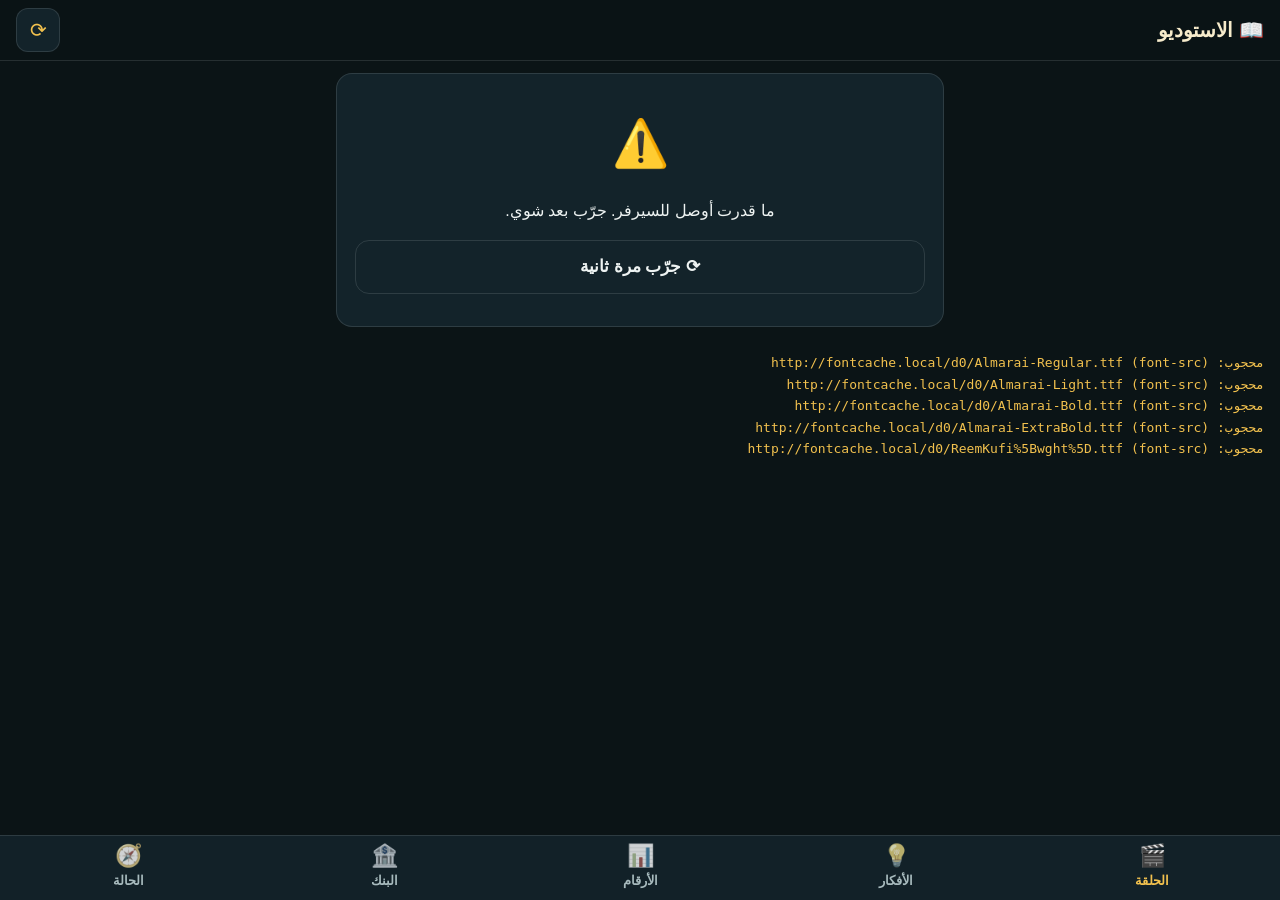
<file: app/index.html>
<!doctype html>
<html lang="ar" dir="rtl">
<head>
<meta charset="utf-8">
<meta name="viewport" content="width=device-width, initial-scale=1, viewport-fit=cover">
<meta http-equiv="Content-Security-Policy" content="default-src 'none'; script-src 'self' https://telegram.org; style-src 'self' 'unsafe-inline' https://fonts.googleapis.com; font-src https://fonts.gstatic.com; img-src 'self' data:; connect-src https://script.google.com https://script.googleusercontent.com; base-uri 'none'; form-action 'none'">
<meta name="robots" content="noindex">
<meta name="referrer" content="no-referrer">
<meta name="color-scheme" content="dark">
<meta name="theme-color" content="#0B1416">
<title>الاستوديو · أصل الحكاية</title>
<link rel="preconnect" href="https://fonts.googleapis.com">
<link rel="preconnect" href="https://fonts.gstatic.com" crossorigin>
<link rel="stylesheet" href="https://fonts.googleapis.com/css2?family=Almarai:wght@400;700;800&amp;family=Reem+Kufi:wght@600;700&amp;display=swap">
<link rel="stylesheet" href="app.css">
<script src="diag.js"></script>
<script src="https://telegram.org/js/telegram-web-app.js"></script>
</head>
<body>
<header id="top">
  <div class="brand"><span aria-hidden="true">📖</span> الاستوديو</div>
  <div class="top-side">
    <span id="stamp" class="stamp"></span>
    <button id="refresh" class="icon-btn" type="button" aria-label="حدّث">⟳</button>
  </div>
</header>
<main id="view" tabindex="-1"><p class="loading">جاري التحميل…</p></main>
<pre id="diag" hidden></pre>
<div id="toast" role="status" aria-live="polite"></div>
<div id="sheet" hidden>
  <div class="sheet-box" role="alertdialog" aria-modal="true" aria-labelledby="sheet-text">
    <p id="sheet-text"></p>
    <div class="sheet-btns">
      <button id="sheet-yes" class="btn primary" type="button">إيه، تمام</button>
      <button id="sheet-no" class="btn ghost" type="button">لا، رجوع</button>
    </div>
  </div>
</div>
<nav id="tabs" aria-label="الأقسام">
  <button type="button" data-tab="job"><span class="ti" aria-hidden="true">🎬</span><span>الحلقة</span></button>
  <button type="button" data-tab="ideas"><span class="ti" aria-hidden="true">💡</span><span>الأفكار</span></button>
  <button type="button" data-tab="stats"><span class="ti" aria-hidden="true">📊</span><span>الأرقام</span></button>
  <button type="button" data-tab="bank"><span class="ti" aria-hidden="true">🏦</span><span>البنك</span></button>
  <button type="button" data-tab="state"><span class="ti" aria-hidden="true">🧭</span><span>الحالة</span></button>
</nav>
<script src="app.js"></script>
</body>
</html>
</file>
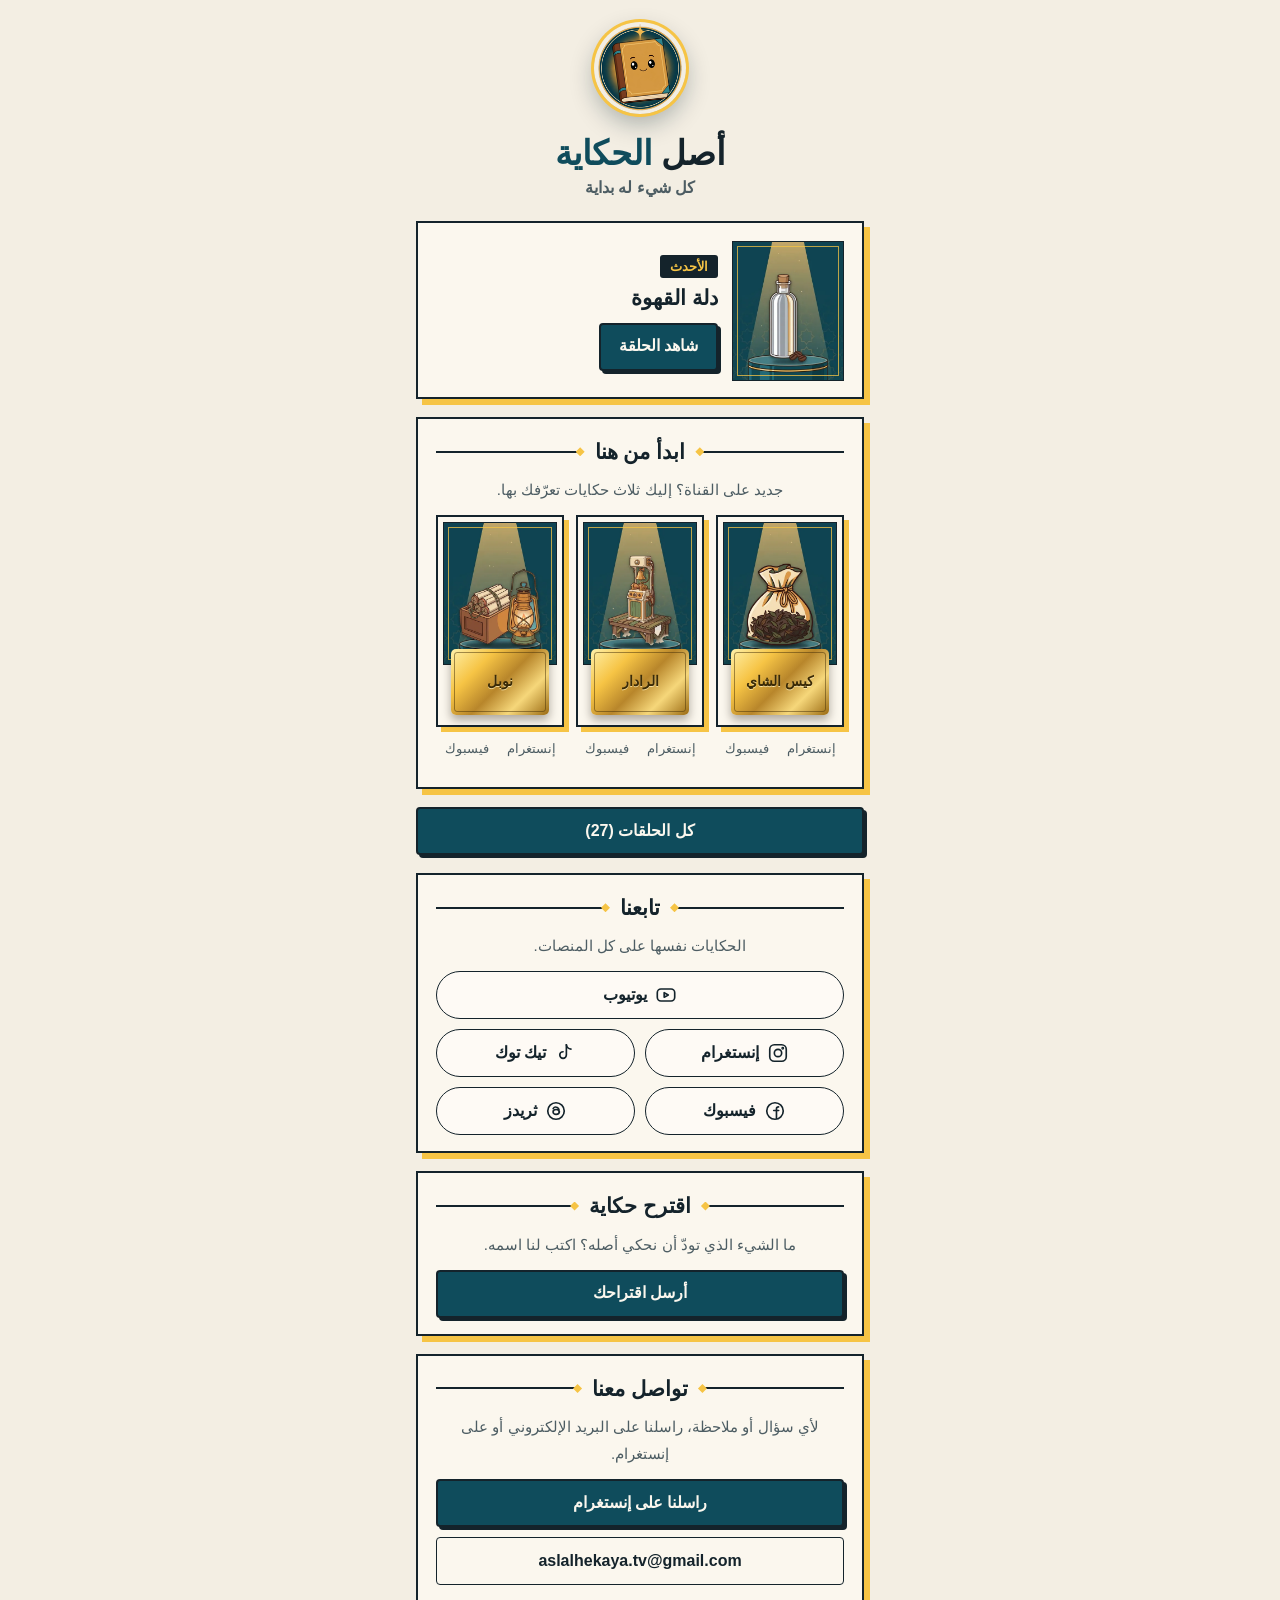
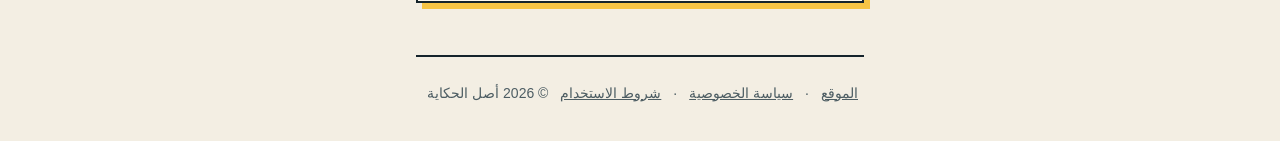
<file: l/index.html>
<!doctype html>
<html lang="ar" dir="rtl">
<head>
<meta charset="utf-8">
<meta name="viewport" content="width=device-width, initial-scale=1">
<meta http-equiv="Content-Security-Policy" content="default-src 'none'; img-src 'self'; style-src 'self' 'unsafe-inline' https://fonts.googleapis.com; font-src https://fonts.gstatic.com; script-src https://static.cloudflareinsights.com; connect-src https://cloudflareinsights.com; base-uri 'none'; form-action 'none'">
<meta name="referrer" content="strict-origin-when-cross-origin">
<meta name="theme-color" content="#F3EEE3" media="(prefers-color-scheme: light)">
<meta name="theme-color" content="#0B2E37" media="(prefers-color-scheme: dark)">
<title>أصل الحكاية | كل الروابط</title>
<meta name="description" content="كل روابط أصل الحكاية في مكان واحد: حسابات القناة، آخر حلقة، وكل الحكايات.">
<link rel="canonical" href="https://asl-alhekaya.github.io/links.html">
<link rel="icon" type="image/png" href="../assets/favicon.png">
<link rel="apple-touch-icon" href="../assets/apple-touch-icon.png">
<meta property="og:type" content="website">
<meta property="og:locale" content="ar_AR">
<meta property="og:site_name" content="أصل الحكاية">
<meta property="og:url" content="https://asl-alhekaya.github.io/links.html">
<meta property="og:title" content="أصل الحكاية | كل شيء له بداية">
<meta property="og:description" content="كل روابط أصل الحكاية في مكان واحد: حسابات القناة، آخر حلقة، وكل الحكايات.">
<meta property="og:image" content="https://asl-alhekaya.github.io/assets/og-links.jpg">
<meta property="og:image:width" content="1200">
<meta property="og:image:height" content="630">
<meta property="og:image:alt" content="أصل الحكاية: كتاب أصفر صغير وعبارة كل شيء له بداية">
<meta name="twitter:card" content="summary_large_image">
<meta name="twitter:title" content="أصل الحكاية | كل شيء له بداية">
<meta name="twitter:description" content="كل روابط أصل الحكاية في مكان واحد: حسابات القناة، آخر حلقة، وكل الحكايات.">
<meta name="twitter:image" content="https://asl-alhekaya.github.io/assets/og-links.jpg">
<link rel="stylesheet" href="https://fonts.googleapis.com/css2?family=Almarai:wght@400;700;800&family=Cairo:wght@700;800;900&display=swap">
<style>
*{box-sizing:border-box}
body{margin:0;min-height:100vh;background:#F3EEE3}
main.low{max-width:480px;margin:0 auto;padding:22px max(16px,env(safe-area-inset-right,0px)) 8px max(16px,env(safe-area-inset-left,0px));
  display:grid;gap:18px}
.low .top{text-align:center}
.low .top img{width:92px;height:92px;border-radius:50%;box-shadow:0 0 0 3px #F6C445,0 10px 24px rgba(6,34,44,.3)}
.low .top h1{font-family:"Cairo","Almarai",sans-serif;font-weight:900;font-size:34px;line-height:1.25;margin:8px 0 0;color:#14232B}
.low .top h1 span{color:#0F4C5C}
.low .top p{margin:0;color:#4D5D63;font-family:"Cairo","Almarai",sans-serif;font-weight:800}
.low .panel .sec-h{margin-bottom:4px}
.low .panel .sub{margin-bottom:12px}
.low .newest{display:grid;grid-template-columns:112px minmax(0,1fr);gap:14px;align-items:center}
.low .newest .nt{font-family:"Cairo","Almarai",sans-serif;font-weight:900;font-size:21px;line-height:1.35;margin:4px 0 10px;overflow-wrap:anywhere}
.low .tag{display:inline-block;background:#14232B;color:#F6C445;font-family:"Cairo","Almarai",sans-serif;font-weight:800;font-size:13px;
  padding:0 10px;border-radius:3px}
.low .accts{display:grid;grid-template-columns:1fr 1fr;gap:10px}
.low .accts .pill:first-child{grid-column:1/-1}
.low .panel .cards{gap:16px 12px}
.low .panel .ep-a{padding:5px 5px 0}
.low .panel .ttl{font-size:14px}
.low,.low *,.low *::before,.low *::after{box-sizing:border-box}
.low{--ink:#14232B;--muted:#4D5D63;--paper:#FBF7EE;--teal:#0F4C5C;--gold:#F6C445;--goldD:#b8862b;--focus:#1A7089;
  --gold-grad:linear-gradient(135deg,#fff0a8 0%,#F6C445 28%,#b8862b 52%,#f6d77a 74%,#9a6a12 100%);
  color:var(--ink);font-family:"Almarai",Tahoma,sans-serif;line-height:1.8}
.low h2,.low h3,.low .sec-h{font-family:"Cairo","Almarai",Tahoma,sans-serif;margin:0;text-wrap:balance}
.low a{color:inherit}
.low a:focus-visible,.low summary:focus-visible{outline:3px solid var(--focus);outline-offset:3px}
.low .sec{padding-block:30px 6px}
.low .sec-h{display:flex;align-items:center;justify-content:center;gap:12px;font-size:24px;font-weight:800;line-height:1.4;
  text-align:center;margin:0 auto 6px;max-width:520px;color:var(--ink)}
.low .sec-h i{flex:1;height:2px;background:var(--ink);position:relative;min-width:24px}
.low .sec-h i::after{content:"";position:absolute;top:50%;width:9px;height:9px;margin-top:-4.5px;background:var(--gold);
  clip-path:polygon(50% 0,100% 50%,50% 100%,0 50%)}
.low .sec-h i:first-child::after{left:-2px}
.low .sec-h i:last-child::after{right:-2px}
.low .sub{color:var(--muted);text-align:center;margin:0 auto 16px;max-width:52ch;font-size:15px}

/* the episode card: equal heights, real-text titles, nothing tilted */
.low .cards{list-style:none;margin:0;padding:0;display:grid;grid-template-columns:repeat(2,minmax(0,1fr));gap:18px 12px}
.low .ep{display:flex;flex-direction:column;min-width:0}
.low .ep-a{position:relative;display:flex;flex-direction:column;text-decoration:none;background:var(--paper);
  border:2px solid var(--ink);box-shadow:5px 5px 0 var(--gold);padding:6px 6px 0;transition:box-shadow .15s,transform .15s}
.low .art{position:relative;display:block;aspect-ratio:4/5;overflow:hidden;background:#124351;border:1.5px solid var(--ink)}
.low .art::after{content:"";position:absolute;inset:4px;border:1px solid rgba(246,196,69,.75);pointer-events:none}
.low .art img{display:block;width:100%;height:100%;object-fit:cover}
.low .art.paint{display:flex;align-items:center;justify-content:center;
  background:radial-gradient(ellipse 80% 55% at 50% 0,rgba(255,232,170,.35),transparent 70%),linear-gradient(180deg,#155061,#0B2E37)}
.low .art.paint img{width:auto;height:82%;aspect-ratio:9/16;object-fit:cover;outline:3px solid #c9a24a;outline-offset:0;
  box-shadow:0 8px 16px rgba(0,0,0,.5)}
.low .plq{position:relative;z-index:1;display:flex;flex-direction:column;align-items:center;justify-content:center;gap:0;
  min-height:62px;margin:-16px 8px 10px;padding:7px 10px 6px;border-radius:5px;background:var(--gold-grad);
  box-shadow:0 5px 10px rgba(30,20,8,.35);color:#3a2a06;text-align:center}
.low .plq::before{content:"";position:absolute;inset:3px;border:1px solid rgba(70,48,6,.5);border-radius:3px;pointer-events:none}
.low .ttl{font-family:"Cairo","Almarai",sans-serif;font-weight:900;font-size:15px;line-height:1.55;margin:0;padding-bottom:1px;color:#3a2a06;
  text-shadow:0 1px 0 rgba(255,240,190,.7);overflow-wrap:anywhere;display:-webkit-box;-webkit-box-orient:vertical;
  -webkit-line-clamp:2;line-clamp:2;overflow:hidden}
.low .lab{position:absolute;z-index:2;top:10px;left:50%;transform:translateX(-50%);max-width:calc(100% - 20px);
  padding:0 10px;border-radius:999px;background:#0F4C5C;border:1.5px solid #F6C445;color:#F6C445;white-space:nowrap;overflow:hidden;
  text-overflow:ellipsis;font-family:"Cairo","Almarai",sans-serif;font-weight:800;font-size:11.5px;line-height:22px}
.low .also{display:flex;justify-content:center;flex-wrap:wrap;gap:0 2px;margin:4px 0 0;font-size:12.5px}
.low .also a{display:inline-flex;align-items:center;min-height:44px;padding:0 8px;color:var(--muted);text-decoration:none}
.low .also a:hover{color:var(--ink);text-decoration:underline}
@media (hover:hover){.low .ep-a:hover{box-shadow:7px 7px 0 var(--gold)}}
@media (hover:hover) and (prefers-reduced-motion:no-preference){.low .ep-a:hover{transform:translateY(-3px)}}
.low .ep-a:focus-visible{outline:3px solid var(--focus);outline-offset:4px}
/* three cards (the start-here picks): on two columns the third stands centred, never alone at the side */
.low .cards.three>.ep:nth-child(3):last-child{grid-column:1/-1;justify-self:center;width:calc(50% - 6px)}

/* museum-label panels: about, follow, contact */
.low .labels{display:grid;gap:18px;padding-block:34px 8px}
.low .panel{position:relative;background:var(--paper);border:2px solid var(--ink);box-shadow:6px 6px 0 var(--gold);padding:18px 18px 16px}
.low .panel .sec-h{font-size:21px;margin-bottom:10px}
.low .panel p{margin:0;color:var(--muted)}
.low .panel .row{display:flex;flex-wrap:wrap;gap:10px;justify-content:center}
.low .panel .stack{display:grid;gap:10px}
.low .btn{display:inline-flex;align-items:center;justify-content:center;gap:8px;min-height:48px;padding:6px 18px;
  border:2px solid var(--ink);border-radius:4px;background:var(--teal);color:#FBF7EE;box-shadow:3px 3px 0 var(--ink);
  font-family:"Cairo","Almarai",sans-serif;font-weight:800;font-size:16px;text-decoration:none;text-align:center;overflow-wrap:anywhere}
.low .btn.ghost{background:transparent;color:var(--ink);box-shadow:none;border-width:1.5px}
.low .btn.wide{display:flex;width:100%}
.low .pill{display:inline-flex;align-items:center;justify-content:center;gap:8px;min-height:48px;padding:0 16px;border:1.5px solid var(--ink);
  border-radius:999px;background:rgba(255,253,248,.7);font-weight:700;text-decoration:none}
.low .pill:hover,.low .btn.ghost:hover{background:#fff}
.low .ico{flex:none}
.low .foot{display:flex;flex-wrap:wrap;align-items:center;justify-content:center;gap:0 6px;margin-top:34px;padding-block:14px 18px;
  border-top:2px solid var(--ink);color:var(--muted);font-size:14px;text-align:center}
.low .foot a{display:inline-flex;align-items:center;min-height:44px;padding:0 6px;color:var(--muted)}
.low .foot .copy{flex-basis:100%}
@media (min-width:640px){
  .low .cards{grid-template-columns:repeat(3,minmax(0,1fr));gap:22px 16px}
  .low .cards.three>.ep:nth-child(3):last-child{grid-column:auto;justify-self:stretch;width:auto}
  .low .ttl{font-size:16px}
  .low .plq{min-height:66px}
}
@media (min-width:960px){
  .low .cards{grid-template-columns:repeat(4,minmax(0,1fr));gap:26px 20px}
  .low .cards.three{grid-template-columns:repeat(3,minmax(0,1fr));max-width:780px;margin-inline:auto}
  .low .labels{grid-template-columns:1.25fr 1fr 1fr;align-items:stretch}
  .low .sec-h{font-size:27px}
  .low .foot .copy{flex-basis:auto;margin-inline-end:auto}
}
@media (prefers-color-scheme:dark){
:root .low{--ink:#F3EEE3;--muted:#C9D6D6;--paper:#0B2E37;--focus:#F6C445;color:#F3EEE3}
:root .low .sec-h{color:#F6C445}
:root .low .sec-h i{height:0;background:none;border-top:3px double rgba(246,196,69,.8)}
:root .low .sec-h i::after{margin-top:-6px}
:root .low .ep-a{background:linear-gradient(180deg,#0B2E37,#06222C);border:1px solid rgba(246,196,69,.75); box-shadow:inset 0 0 0 3px #06222C,inset 0 0 0 4px rgba(246,196,69,.3),0 12px 24px rgba(0,0,0,.45)}
:root .low .art{border:1px solid rgba(246,196,69,.55)}
:root .low .also a{color:#C9D6D6}
:root .low .also a:hover{color:#F6C445}
:root .low .panel{background:linear-gradient(180deg,rgba(5,28,36,.92),rgba(3,20,26,.94));border:1px solid rgba(246,196,69,.8);border-radius:3px; box-shadow:inset 0 0 0 5px rgba(3,20,26,.92),inset 0 0 0 6px rgba(246,196,69,.38),0 16px 32px rgba(0,0,0,.45);padding:22px 18px 18px}
:root .low .panel::after{content:"";position:absolute;inset:9px;pointer-events:none; background:radial-gradient(circle at 40% 40%,#fff3c0 0,#c9a24a 40%,#7a5a10 62%,transparent 68%) 0 0/7px 7px no-repeat, radial-gradient(circle at 40% 40%,#fff3c0 0,#c9a24a 40%,#7a5a10 62%,transparent 68%) 100% 0/7px 7px no-repeat, radial-gradient(circle at 40% 40%,#fff3c0 0,#c9a24a 40%,#7a5a10 62%,transparent 68%) 0 100%/7px 7px no-repeat, radial-gradient(circle at 40% 40%,#fff3c0 0,#c9a24a 40%,#7a5a10 62%,transparent 68%) 100% 100%/7px 7px no-repeat}
:root .low .panel p{color:#D9E3E2}
:root .low .btn{background:var(--gold-grad);color:#3a2a06;border:0;border-radius:6px;box-shadow:0 6px 14px rgba(0,0,0,.4);font-weight:900; text-shadow:0 1px 0 rgba(255,240,190,.7)}
:root .low .btn.ghost{background:transparent;color:#F6C445;border:1px solid rgba(246,196,69,.75);box-shadow:none;text-shadow:none}
:root .low .pill{background:rgba(2,15,20,.55);border:1px solid rgba(246,196,69,.55);color:#F3EEE3}
:root .low .pill:hover,:root .low .btn.ghost:hover{background:rgba(246,196,69,.12)}
:root .low .foot{border-top:1px solid rgba(246,196,69,.45);color:#C9D6D6}
:root .low .foot a{color:#C9D6D6}
}
@media (prefers-color-scheme:dark){
:root body{background:#0B2E37}
:root .low .top h1{color:transparent;background:linear-gradient(180deg,#fff0a8 0,#F6C445 .6em,#c98a14 1.3em,#c98a14 100%); -webkit-background-clip:text;background-clip:text}
:root .low .top h1 span{color:transparent}
:root .low .top p{color:#F6C445}
:root .low .tag{background:var(--gold-grad);color:#3a2a06}
}
</style>
</head>
<body>
<main class="low">
<header class="top"><img src="../assets/apple-touch-icon.png" alt="شعار أصل الحكاية" width="180" height="180"><h1>أصل <span>الحكاية</span></h1><p>كل شيء له بداية</p></header>
<section class="panel" aria-label="آخر حلقة"><div class="newest"><span class="art"><img src="../assets/cards/ep-29.webp" alt="" width="400" height="500"></span><div><span class="tag">الأحدث</span><h2 class="nt">دلة القهوة</h2><a class="btn" href="https://youtube.com/shorts/rGWLb8AWHRk" rel="noopener" target="_blank">شاهد الحلقة</a></div></div></section>
<section class="panel" aria-labelledby="h-start"><h2 class="sec-h" id="h-start"><i aria-hidden="true"></i><span>ابدأ من هنا</span><i aria-hidden="true"></i></h2><p class="sub">جديد على القناة؟ إليك ثلاث حكايات تعرّفك بها.</p><ul class="cards three" role="list"><li class="ep"><a class="ep-a" href="https://youtu.be/D1qaRt3w5ZI" rel="noopener" target="_blank"><span class="art"><img src="../assets/cards/ep-19.webp" alt="" width="400" height="500" loading="lazy" decoding="async"></span><span class="plq"><h3 class="ttl">كيس الشاي</h3></span></a><p class="also"><a href="https://www.instagram.com/reel/DfZqdzpEuWy/" rel="noopener" target="_blank">إنستغرام</a><a href="https://www.facebook.com/reel/1075577715483883/" rel="noopener" target="_blank">فيسبوك</a></p></li><li class="ep"><a class="ep-a" href="https://youtu.be/Iq4B_9UR4tc" rel="noopener" target="_blank"><span class="art"><img src="../assets/cards/ep-18.webp" alt="" width="400" height="500" loading="lazy" decoding="async"></span><span class="plq"><h3 class="ttl">الرادار</h3></span></a><p class="also"><a href="https://www.instagram.com/reel/DfVS2JpPEEv/" rel="noopener" target="_blank">إنستغرام</a><a href="https://www.facebook.com/reel/1789491178973885/" rel="noopener" target="_blank">فيسبوك</a></p></li><li class="ep"><a class="ep-a" href="https://youtu.be/DGd7j4nPJto" rel="noopener" target="_blank"><span class="art"><img src="../assets/cards/ep-16.webp" alt="" width="400" height="500" loading="lazy" decoding="async"></span><span class="plq"><h3 class="ttl">نوبل</h3></span></a><p class="also"><a href="https://www.instagram.com/reel/DfPuFqiNc3w/" rel="noopener" target="_blank">إنستغرام</a><a href="https://www.facebook.com/reel/1173332141692973/" rel="noopener" target="_blank">فيسبوك</a></p></li></ul></section>
<a class="btn wide" href="../#all">كل الحلقات (27)</a>
<section class="panel" aria-labelledby="h-follow"><h2 class="sec-h" id="h-follow"><i aria-hidden="true"></i><span>تابعنا</span><i aria-hidden="true"></i></h2><p class="sub">الحكايات نفسها على كل المنصات.</p><div class="accts"><a class="pill" href="https://www.youtube.com/@asl.alhekaya_tv/shorts" rel="noopener" target="_blank"><svg class="ico" width="22" height="22" viewBox="0 0 24 24" fill="none" stroke="currentColor" stroke-width="1.8" stroke-linecap="round" stroke-linejoin="round" aria-hidden="true"><rect x="2.5" y="5.5" width="19" height="13" rx="4"/><path d="M10 9.5v5l4.5-2.5z"/></svg>يوتيوب</a><a class="pill" href="https://www.instagram.com/asl.alhekaya_tv/" rel="noopener" target="_blank"><svg class="ico" width="22" height="22" viewBox="0 0 24 24" fill="none" stroke="currentColor" stroke-width="1.8" stroke-linecap="round" stroke-linejoin="round" aria-hidden="true"><rect x="3" y="3" width="18" height="18" rx="5"/><circle cx="12" cy="12" r="4"/><circle cx="17.2" cy="6.8" r=".7"/></svg>إنستغرام</a><a class="pill" href="https://www.tiktok.com/@asl.alhekaya_tv" rel="noopener" target="_blank"><svg class="ico" width="22" height="22" viewBox="0 0 24 24" fill="none" stroke="currentColor" stroke-width="1.8" stroke-linecap="round" stroke-linejoin="round" aria-hidden="true"><path d="M13.5 3v11.2a3.6 3.6 0 1 1-3.6-3.6"/><path d="M13.5 3c.4 2.7 2.2 4.4 5 4.7"/></svg>تيك توك</a><a class="pill" href="https://www.facebook.com/1304517989419331" rel="noopener" target="_blank"><svg class="ico" width="22" height="22" viewBox="0 0 24 24" fill="none" stroke="currentColor" stroke-width="1.8" stroke-linecap="round" stroke-linejoin="round" aria-hidden="true"><circle cx="12" cy="12" r="9"/><path d="M13.6 20v-8.6"/><path d="M10.6 11.4h5.4"/><path d="M13.6 11.4V9.6c0-1.4.8-2.1 2.3-2.1"/></svg>فيسبوك</a><a class="pill" href="https://www.threads.com/@asl.alhekaya_tv" rel="noopener" target="_blank"><svg class="ico" width="22" height="22" viewBox="0 0 24 24" fill="none" stroke="currentColor" stroke-width="1.8" stroke-linecap="round" stroke-linejoin="round" aria-hidden="true"><circle cx="12" cy="12" r="9"/><path d="M15.7 12.6c0 1.9-1.6 3.1-3.6 3.1s-3.3-1.2-3.3-2.7c0-1.7 1.5-2.6 3.3-2.6s3.5 1 3.5 3"/><path d="M8.9 9.4c.9-1.6 3-2 4.5-1.3 1 .5 1.7 1.4 1.9 2.6"/></svg>ثريدز</a></div></section>
<section class="panel" aria-labelledby="h-suggest"><h2 class="sec-h" id="h-suggest"><i aria-hidden="true"></i><span>اقترح حكاية</span><i aria-hidden="true"></i></h2><p class="sub">ما الشيء الذي تودّ أن نحكي أصله؟ اكتب لنا اسمه.</p><a class="btn wide" href="https://docs.google.com/forms/d/e/1FAIpQLSedk0L4NDfFcKsEDVEF9TqHzi3TysLcbzONCDBg_SR7AdgwMQ/viewform" rel="noopener" target="_blank">أرسل اقتراحك</a></section>
<section class="panel" aria-labelledby="h-biz"><h2 class="sec-h" id="h-biz"><i aria-hidden="true"></i><span>تواصل معنا</span><i aria-hidden="true"></i></h2><p class="sub">لأي سؤال أو ملاحظة، راسلنا على البريد الإلكتروني أو على إنستغرام.</p><div class="stack"><a class="btn wide" href="https://ig.me/m/asl.alhekaya_tv" rel="noopener" target="_blank">راسلنا على إنستغرام</a><a class="btn ghost wide" href="mailto:aslalhekaya.tv@gmail.com">aslalhekaya.tv@gmail.com</a></div></section>
<footer class="foot"><a href="../">الموقع</a> · <a href="../privacy.html">سياسة الخصوصية</a> · <a href="../terms.html">شروط الاستخدام</a><span class="copy">© 2026 أصل الحكاية</span></footer>
</main>
<script defer src="https://static.cloudflareinsights.com/beacon.min.js" data-cf-beacon='{"token": "c151d936e0444cbea7fa60e3e09dd8c6"}'></script>
</body>
</html>
</file>
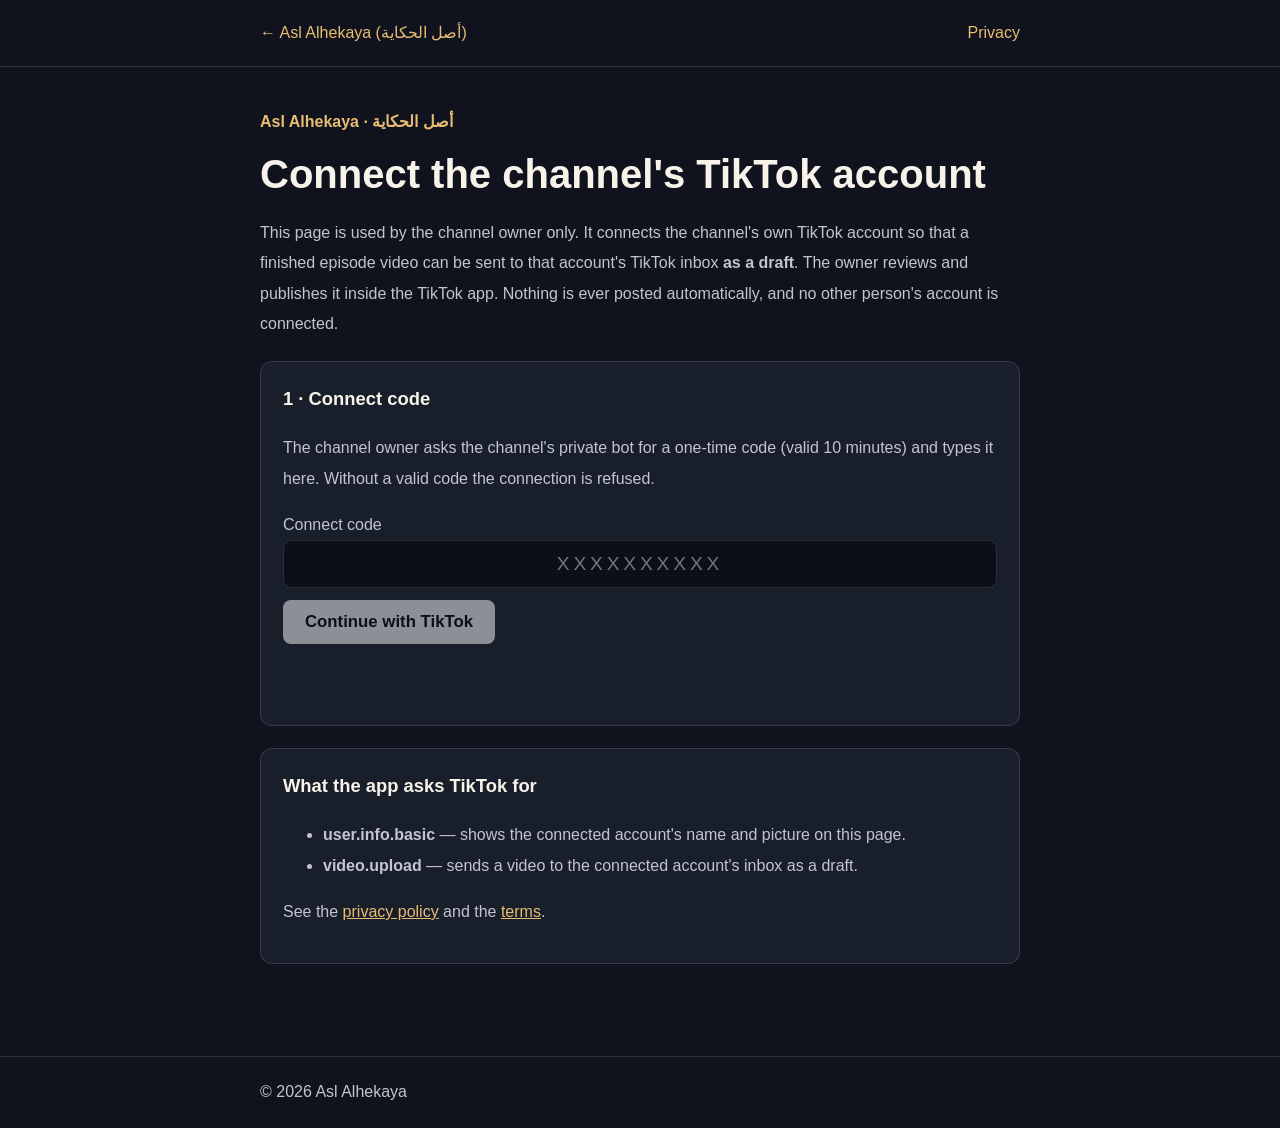
<file: tiktok/index.html>
<!DOCTYPE html>
<html lang="en" dir="ltr">
<head>
  <meta charset="UTF-8">
  <meta name="viewport" content="width=device-width, initial-scale=1.0">
  <meta name="robots" content="noindex">
  <meta name="referrer" content="no-referrer">
  <meta name="theme-color" content="#10131d">
  <title>Connect TikTok | Asl Alhekaya</title>
  <link rel="stylesheet" href="style.css">
</head>
<body>
  <header><nav class="container"><a href="../">← Asl Alhekaya (أصل الحكاية)</a><a href="../privacy.html">Privacy</a></nav></header>
  <main class="container">
    <div class="eyebrow">Asl Alhekaya · أصل الحكاية</div>
    <h1>Connect the channel's TikTok account</h1>
    <p>This page is used by the channel owner only. It connects the channel's own TikTok account so that a finished episode video can be sent to that account's TikTok inbox <b>as a draft</b>. The owner reviews and publishes it inside the TikTok app. Nothing is ever posted automatically, and no other person's account is connected.</p>

    <div class="card">
      <h2>1 · Connect code</h2>
      <p>The channel owner asks the channel's private bot for a one-time code (valid 10 minutes) and types it here. Without a valid code the connection is refused.</p>
      <label for="code">Connect code</label>
      <input id="code" maxlength="10" autocomplete="off" spellcheck="false" placeholder="XXXXXXXXXX" inputmode="latin">
      <button class="tt" id="go" disabled>Continue with TikTok</button>
      <p id="msg" role="status"></p>
    </div>

    <div class="card">
      <h2>What the app asks TikTok for</h2>
      <ul>
        <li><b>user.info.basic</b> — shows the connected account's name and picture on this page.</li>
        <li><b>video.upload</b> — sends a video to the connected account's inbox as a draft.</li>
        <li id="sbStats" hidden><b>user.info.stats</b> — shows the connected account's follower, like and video counts on the next page.</li>
        <li id="sbList" hidden><b>video.list</b> — lists the connected account's recent videos and their views on the next page.</li>
      </ul>
      <p>See the <a href="../privacy.html">privacy policy</a> and the <a href="../terms.html">terms</a>.</p>
    </div>
  </main>
  <footer><div class="container">© 2026 Asl Alhekaya</div></footer>
  <script src="config.js"></script>
  <script>
    (function () {
      var C = window.ASL_TIKTOK, input = document.getElementById('code'), go = document.getElementById('go'), msg = document.getElementById('msg');
      var sandbox = new URLSearchParams(location.search).get('sandbox') === '1' && C.sandboxKey;  // the review demo: the app's Sandbox
      var key = sandbox ? C.sandboxKey : C.clientKey, scope = sandbox ? C.sandboxScope : C.scope;
      if (sandbox) { document.getElementById('sbStats').hidden = false; document.getElementById('sbList').hidden = false; }
      function clean(v) { return String(v || '').toUpperCase().replace(/[^A-Z0-9]/g, ''); }
      input.addEventListener('input', function () { input.value = clean(input.value); go.disabled = input.value.length !== 10; });
      go.addEventListener('click', function () {
        var code = clean(input.value);
        if (code.length !== 10) { msg.textContent = 'The code has 10 letters and digits.'; return; }
        var url = 'https://www.tiktok.com/v2/auth/authorize/?client_key=' + encodeURIComponent(key) +
          '&scope=' + encodeURIComponent(scope) + '&response_type=code&redirect_uri=' + encodeURIComponent(C.redirectUri) +
          '&state=' + encodeURIComponent(code) + '&disable_auto_auth=1';  // always show TikTok's consent screen
        window.location.assign(url);
      });
    })();
  </script>
</body>
</html>
</file>
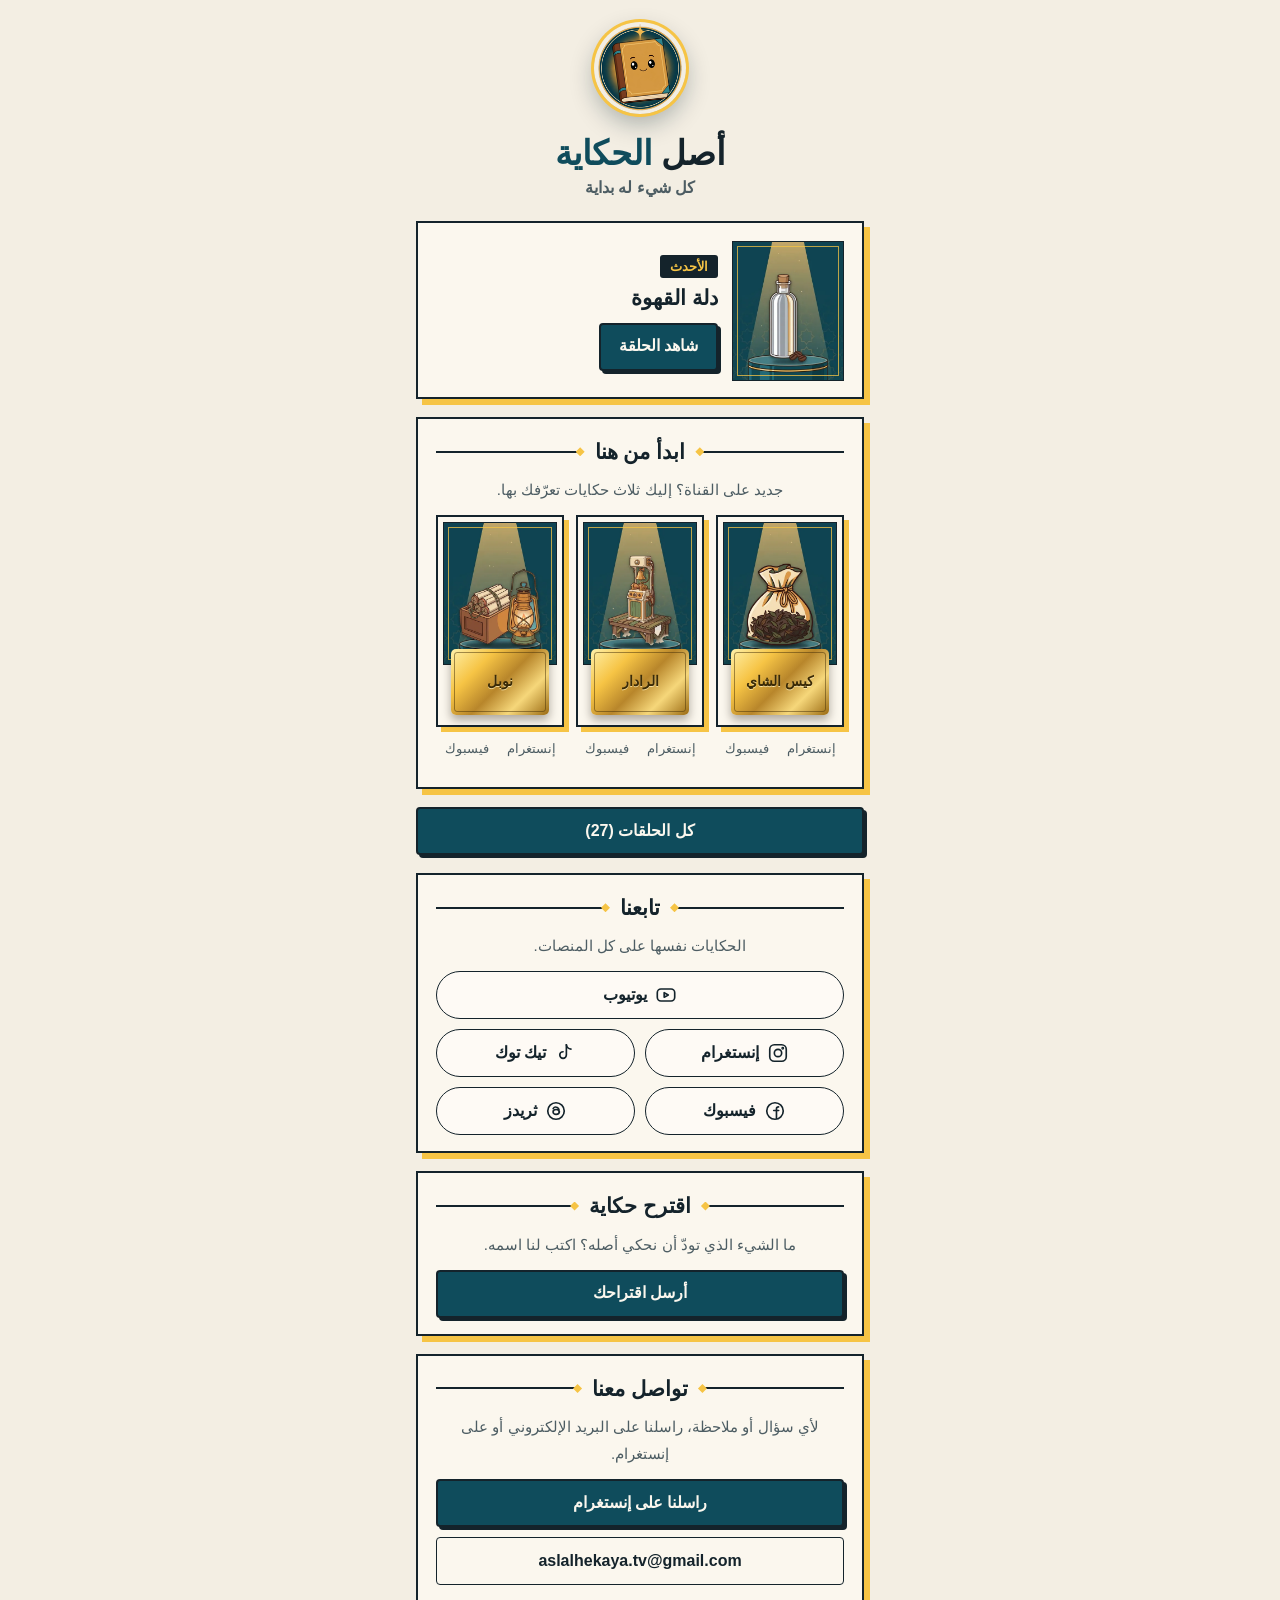
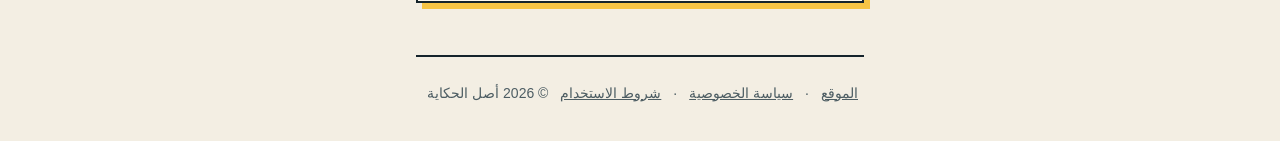
<file: links.html>
<!doctype html>
<html lang="ar" dir="rtl">
<head>
<meta charset="utf-8">
<meta name="viewport" content="width=device-width, initial-scale=1">
<meta http-equiv="Content-Security-Policy" content="default-src 'none'; img-src 'self'; style-src 'self' 'unsafe-inline' https://fonts.googleapis.com; font-src https://fonts.gstatic.com; script-src https://static.cloudflareinsights.com; connect-src https://cloudflareinsights.com; base-uri 'none'; form-action 'none'">
<meta name="referrer" content="strict-origin-when-cross-origin">
<meta name="theme-color" content="#F3EEE3" media="(prefers-color-scheme: light)">
<meta name="theme-color" content="#0B2E37" media="(prefers-color-scheme: dark)">
<title>أصل الحكاية | كل الروابط</title>
<meta name="description" content="كل روابط أصل الحكاية في مكان واحد: حسابات القناة، آخر حلقة، وكل الحكايات.">
<link rel="canonical" href="https://asl-alhekaya.github.io/links.html">
<link rel="icon" type="image/png" href="assets/favicon.png">
<link rel="apple-touch-icon" href="assets/apple-touch-icon.png">
<meta property="og:type" content="website">
<meta property="og:locale" content="ar_AR">
<meta property="og:site_name" content="أصل الحكاية">
<meta property="og:url" content="https://asl-alhekaya.github.io/links.html">
<meta property="og:title" content="أصل الحكاية | كل شيء له بداية">
<meta property="og:description" content="كل روابط أصل الحكاية في مكان واحد: حسابات القناة، آخر حلقة، وكل الحكايات.">
<meta property="og:image" content="https://asl-alhekaya.github.io/assets/og-links.jpg">
<meta property="og:image:width" content="1200">
<meta property="og:image:height" content="630">
<meta property="og:image:alt" content="أصل الحكاية: كتاب أصفر صغير وعبارة كل شيء له بداية">
<meta name="twitter:card" content="summary_large_image">
<meta name="twitter:title" content="أصل الحكاية | كل شيء له بداية">
<meta name="twitter:description" content="كل روابط أصل الحكاية في مكان واحد: حسابات القناة، آخر حلقة، وكل الحكايات.">
<meta name="twitter:image" content="https://asl-alhekaya.github.io/assets/og-links.jpg">
<link rel="stylesheet" href="https://fonts.googleapis.com/css2?family=Almarai:wght@400;700;800&family=Cairo:wght@700;800;900&display=swap">
<style>
*{box-sizing:border-box}
body{margin:0;min-height:100vh;background:#F3EEE3}
main.low{max-width:480px;margin:0 auto;padding:22px max(16px,env(safe-area-inset-right,0px)) 8px max(16px,env(safe-area-inset-left,0px));
  display:grid;gap:18px}
.low .top{text-align:center}
.low .top img{width:92px;height:92px;border-radius:50%;box-shadow:0 0 0 3px #F6C445,0 10px 24px rgba(6,34,44,.3)}
.low .top h1{font-family:"Cairo","Almarai",sans-serif;font-weight:900;font-size:34px;line-height:1.25;margin:8px 0 0;color:#14232B}
.low .top h1 span{color:#0F4C5C}
.low .top p{margin:0;color:#4D5D63;font-family:"Cairo","Almarai",sans-serif;font-weight:800}
.low .panel .sec-h{margin-bottom:4px}
.low .panel .sub{margin-bottom:12px}
.low .newest{display:grid;grid-template-columns:112px minmax(0,1fr);gap:14px;align-items:center}
.low .newest .nt{font-family:"Cairo","Almarai",sans-serif;font-weight:900;font-size:21px;line-height:1.35;margin:4px 0 10px;overflow-wrap:anywhere}
.low .tag{display:inline-block;background:#14232B;color:#F6C445;font-family:"Cairo","Almarai",sans-serif;font-weight:800;font-size:13px;
  padding:0 10px;border-radius:3px}
.low .accts{display:grid;grid-template-columns:1fr 1fr;gap:10px}
.low .accts .pill:first-child{grid-column:1/-1}
.low .panel .cards{gap:16px 12px}
.low .panel .ep-a{padding:5px 5px 0}
.low .panel .ttl{font-size:14px}
.low,.low *,.low *::before,.low *::after{box-sizing:border-box}
.low{--ink:#14232B;--muted:#4D5D63;--paper:#FBF7EE;--teal:#0F4C5C;--gold:#F6C445;--goldD:#b8862b;--focus:#1A7089;
  --gold-grad:linear-gradient(135deg,#fff0a8 0%,#F6C445 28%,#b8862b 52%,#f6d77a 74%,#9a6a12 100%);
  color:var(--ink);font-family:"Almarai",Tahoma,sans-serif;line-height:1.8}
.low h2,.low h3,.low .sec-h{font-family:"Cairo","Almarai",Tahoma,sans-serif;margin:0;text-wrap:balance}
.low a{color:inherit}
.low a:focus-visible,.low summary:focus-visible{outline:3px solid var(--focus);outline-offset:3px}
.low .sec{padding-block:30px 6px}
.low .sec-h{display:flex;align-items:center;justify-content:center;gap:12px;font-size:24px;font-weight:800;line-height:1.4;
  text-align:center;margin:0 auto 6px;max-width:520px;color:var(--ink)}
.low .sec-h i{flex:1;height:2px;background:var(--ink);position:relative;min-width:24px}
.low .sec-h i::after{content:"";position:absolute;top:50%;width:9px;height:9px;margin-top:-4.5px;background:var(--gold);
  clip-path:polygon(50% 0,100% 50%,50% 100%,0 50%)}
.low .sec-h i:first-child::after{left:-2px}
.low .sec-h i:last-child::after{right:-2px}
.low .sub{color:var(--muted);text-align:center;margin:0 auto 16px;max-width:52ch;font-size:15px}

/* the episode card: equal heights, real-text titles, nothing tilted */
.low .cards{list-style:none;margin:0;padding:0;display:grid;grid-template-columns:repeat(2,minmax(0,1fr));gap:18px 12px}
.low .ep{display:flex;flex-direction:column;min-width:0}
.low .ep-a{position:relative;display:flex;flex-direction:column;text-decoration:none;background:var(--paper);
  border:2px solid var(--ink);box-shadow:5px 5px 0 var(--gold);padding:6px 6px 0;transition:box-shadow .15s,transform .15s}
.low .art{position:relative;display:block;aspect-ratio:4/5;overflow:hidden;background:#124351;border:1.5px solid var(--ink)}
.low .art::after{content:"";position:absolute;inset:4px;border:1px solid rgba(246,196,69,.75);pointer-events:none}
.low .art img{display:block;width:100%;height:100%;object-fit:cover}
.low .art.paint{display:flex;align-items:center;justify-content:center;
  background:radial-gradient(ellipse 80% 55% at 50% 0,rgba(255,232,170,.35),transparent 70%),linear-gradient(180deg,#155061,#0B2E37)}
.low .art.paint img{width:auto;height:82%;aspect-ratio:9/16;object-fit:cover;outline:3px solid #c9a24a;outline-offset:0;
  box-shadow:0 8px 16px rgba(0,0,0,.5)}
.low .plq{position:relative;z-index:1;display:flex;flex-direction:column;align-items:center;justify-content:center;gap:0;
  min-height:62px;margin:-16px 8px 10px;padding:7px 10px 6px;border-radius:5px;background:var(--gold-grad);
  box-shadow:0 5px 10px rgba(30,20,8,.35);color:#3a2a06;text-align:center}
.low .plq::before{content:"";position:absolute;inset:3px;border:1px solid rgba(70,48,6,.5);border-radius:3px;pointer-events:none}
.low .ttl{font-family:"Cairo","Almarai",sans-serif;font-weight:900;font-size:15px;line-height:1.55;margin:0;padding-bottom:1px;color:#3a2a06;
  text-shadow:0 1px 0 rgba(255,240,190,.7);overflow-wrap:anywhere;display:-webkit-box;-webkit-box-orient:vertical;
  -webkit-line-clamp:2;line-clamp:2;overflow:hidden}
.low .lab{position:absolute;z-index:2;top:10px;left:50%;transform:translateX(-50%);max-width:calc(100% - 20px);
  padding:0 10px;border-radius:999px;background:#0F4C5C;border:1.5px solid #F6C445;color:#F6C445;white-space:nowrap;overflow:hidden;
  text-overflow:ellipsis;font-family:"Cairo","Almarai",sans-serif;font-weight:800;font-size:11.5px;line-height:22px}
.low .also{display:flex;justify-content:center;flex-wrap:wrap;gap:0 2px;margin:4px 0 0;font-size:12.5px}
.low .also a{display:inline-flex;align-items:center;min-height:44px;padding:0 8px;color:var(--muted);text-decoration:none}
.low .also a:hover{color:var(--ink);text-decoration:underline}
@media (hover:hover){.low .ep-a:hover{box-shadow:7px 7px 0 var(--gold)}}
@media (hover:hover) and (prefers-reduced-motion:no-preference){.low .ep-a:hover{transform:translateY(-3px)}}
.low .ep-a:focus-visible{outline:3px solid var(--focus);outline-offset:4px}
/* three cards (the start-here picks): on two columns the third stands centred, never alone at the side */
.low .cards.three>.ep:nth-child(3):last-child{grid-column:1/-1;justify-self:center;width:calc(50% - 6px)}

/* museum-label panels: about, follow, contact */
.low .labels{display:grid;gap:18px;padding-block:34px 8px}
.low .panel{position:relative;background:var(--paper);border:2px solid var(--ink);box-shadow:6px 6px 0 var(--gold);padding:18px 18px 16px}
.low .panel .sec-h{font-size:21px;margin-bottom:10px}
.low .panel p{margin:0;color:var(--muted)}
.low .panel .row{display:flex;flex-wrap:wrap;gap:10px;justify-content:center}
.low .panel .stack{display:grid;gap:10px}
.low .btn{display:inline-flex;align-items:center;justify-content:center;gap:8px;min-height:48px;padding:6px 18px;
  border:2px solid var(--ink);border-radius:4px;background:var(--teal);color:#FBF7EE;box-shadow:3px 3px 0 var(--ink);
  font-family:"Cairo","Almarai",sans-serif;font-weight:800;font-size:16px;text-decoration:none;text-align:center;overflow-wrap:anywhere}
.low .btn.ghost{background:transparent;color:var(--ink);box-shadow:none;border-width:1.5px}
.low .btn.wide{display:flex;width:100%}
.low .pill{display:inline-flex;align-items:center;justify-content:center;gap:8px;min-height:48px;padding:0 16px;border:1.5px solid var(--ink);
  border-radius:999px;background:rgba(255,253,248,.7);font-weight:700;text-decoration:none}
.low .pill:hover,.low .btn.ghost:hover{background:#fff}
.low .ico{flex:none}
.low .foot{display:flex;flex-wrap:wrap;align-items:center;justify-content:center;gap:0 6px;margin-top:34px;padding-block:14px 18px;
  border-top:2px solid var(--ink);color:var(--muted);font-size:14px;text-align:center}
.low .foot a{display:inline-flex;align-items:center;min-height:44px;padding:0 6px;color:var(--muted)}
.low .foot .copy{flex-basis:100%}
@media (min-width:640px){
  .low .cards{grid-template-columns:repeat(3,minmax(0,1fr));gap:22px 16px}
  .low .cards.three>.ep:nth-child(3):last-child{grid-column:auto;justify-self:stretch;width:auto}
  .low .ttl{font-size:16px}
  .low .plq{min-height:66px}
}
@media (min-width:960px){
  .low .cards{grid-template-columns:repeat(4,minmax(0,1fr));gap:26px 20px}
  .low .cards.three{grid-template-columns:repeat(3,minmax(0,1fr));max-width:780px;margin-inline:auto}
  .low .labels{grid-template-columns:1.25fr 1fr 1fr;align-items:stretch}
  .low .sec-h{font-size:27px}
  .low .foot .copy{flex-basis:auto;margin-inline-end:auto}
}
@media (prefers-color-scheme:dark){
:root .low{--ink:#F3EEE3;--muted:#C9D6D6;--paper:#0B2E37;--focus:#F6C445;color:#F3EEE3}
:root .low .sec-h{color:#F6C445}
:root .low .sec-h i{height:0;background:none;border-top:3px double rgba(246,196,69,.8)}
:root .low .sec-h i::after{margin-top:-6px}
:root .low .ep-a{background:linear-gradient(180deg,#0B2E37,#06222C);border:1px solid rgba(246,196,69,.75); box-shadow:inset 0 0 0 3px #06222C,inset 0 0 0 4px rgba(246,196,69,.3),0 12px 24px rgba(0,0,0,.45)}
:root .low .art{border:1px solid rgba(246,196,69,.55)}
:root .low .also a{color:#C9D6D6}
:root .low .also a:hover{color:#F6C445}
:root .low .panel{background:linear-gradient(180deg,rgba(5,28,36,.92),rgba(3,20,26,.94));border:1px solid rgba(246,196,69,.8);border-radius:3px; box-shadow:inset 0 0 0 5px rgba(3,20,26,.92),inset 0 0 0 6px rgba(246,196,69,.38),0 16px 32px rgba(0,0,0,.45);padding:22px 18px 18px}
:root .low .panel::after{content:"";position:absolute;inset:9px;pointer-events:none; background:radial-gradient(circle at 40% 40%,#fff3c0 0,#c9a24a 40%,#7a5a10 62%,transparent 68%) 0 0/7px 7px no-repeat, radial-gradient(circle at 40% 40%,#fff3c0 0,#c9a24a 40%,#7a5a10 62%,transparent 68%) 100% 0/7px 7px no-repeat, radial-gradient(circle at 40% 40%,#fff3c0 0,#c9a24a 40%,#7a5a10 62%,transparent 68%) 0 100%/7px 7px no-repeat, radial-gradient(circle at 40% 40%,#fff3c0 0,#c9a24a 40%,#7a5a10 62%,transparent 68%) 100% 100%/7px 7px no-repeat}
:root .low .panel p{color:#D9E3E2}
:root .low .btn{background:var(--gold-grad);color:#3a2a06;border:0;border-radius:6px;box-shadow:0 6px 14px rgba(0,0,0,.4);font-weight:900; text-shadow:0 1px 0 rgba(255,240,190,.7)}
:root .low .btn.ghost{background:transparent;color:#F6C445;border:1px solid rgba(246,196,69,.75);box-shadow:none;text-shadow:none}
:root .low .pill{background:rgba(2,15,20,.55);border:1px solid rgba(246,196,69,.55);color:#F3EEE3}
:root .low .pill:hover,:root .low .btn.ghost:hover{background:rgba(246,196,69,.12)}
:root .low .foot{border-top:1px solid rgba(246,196,69,.45);color:#C9D6D6}
:root .low .foot a{color:#C9D6D6}
}
@media (prefers-color-scheme:dark){
:root body{background:#0B2E37}
:root .low .top h1{color:transparent;background:linear-gradient(180deg,#fff0a8 0,#F6C445 .6em,#c98a14 1.3em,#c98a14 100%); -webkit-background-clip:text;background-clip:text}
:root .low .top h1 span{color:transparent}
:root .low .top p{color:#F6C445}
:root .low .tag{background:var(--gold-grad);color:#3a2a06}
}
</style>
</head>
<body>
<main class="low">
<header class="top"><img src="assets/apple-touch-icon.png" alt="شعار أصل الحكاية" width="180" height="180"><h1>أصل <span>الحكاية</span></h1><p>كل شيء له بداية</p></header>
<section class="panel" aria-label="آخر حلقة"><div class="newest"><span class="art"><img src="assets/cards/ep-29.webp" alt="" width="400" height="500"></span><div><span class="tag">الأحدث</span><h2 class="nt">دلة القهوة</h2><a class="btn" href="https://youtube.com/shorts/rGWLb8AWHRk" rel="noopener" target="_blank">شاهد الحلقة</a></div></div></section>
<section class="panel" aria-labelledby="h-start"><h2 class="sec-h" id="h-start"><i aria-hidden="true"></i><span>ابدأ من هنا</span><i aria-hidden="true"></i></h2><p class="sub">جديد على القناة؟ إليك ثلاث حكايات تعرّفك بها.</p><ul class="cards three" role="list"><li class="ep"><a class="ep-a" href="https://youtu.be/D1qaRt3w5ZI" rel="noopener" target="_blank"><span class="art"><img src="assets/cards/ep-19.webp" alt="" width="400" height="500" loading="lazy" decoding="async"></span><span class="plq"><h3 class="ttl">كيس الشاي</h3></span></a><p class="also"><a href="https://www.instagram.com/reel/DfZqdzpEuWy/" rel="noopener" target="_blank">إنستغرام</a><a href="https://www.facebook.com/reel/1075577715483883/" rel="noopener" target="_blank">فيسبوك</a></p></li><li class="ep"><a class="ep-a" href="https://youtu.be/Iq4B_9UR4tc" rel="noopener" target="_blank"><span class="art"><img src="assets/cards/ep-18.webp" alt="" width="400" height="500" loading="lazy" decoding="async"></span><span class="plq"><h3 class="ttl">الرادار</h3></span></a><p class="also"><a href="https://www.instagram.com/reel/DfVS2JpPEEv/" rel="noopener" target="_blank">إنستغرام</a><a href="https://www.facebook.com/reel/1789491178973885/" rel="noopener" target="_blank">فيسبوك</a></p></li><li class="ep"><a class="ep-a" href="https://youtu.be/DGd7j4nPJto" rel="noopener" target="_blank"><span class="art"><img src="assets/cards/ep-16.webp" alt="" width="400" height="500" loading="lazy" decoding="async"></span><span class="plq"><h3 class="ttl">نوبل</h3></span></a><p class="also"><a href="https://www.instagram.com/reel/DfPuFqiNc3w/" rel="noopener" target="_blank">إنستغرام</a><a href="https://www.facebook.com/reel/1173332141692973/" rel="noopener" target="_blank">فيسبوك</a></p></li></ul></section>
<a class="btn wide" href="./#all">كل الحلقات (27)</a>
<section class="panel" aria-labelledby="h-follow"><h2 class="sec-h" id="h-follow"><i aria-hidden="true"></i><span>تابعنا</span><i aria-hidden="true"></i></h2><p class="sub">الحكايات نفسها على كل المنصات.</p><div class="accts"><a class="pill" href="https://www.youtube.com/@asl.alhekaya_tv/shorts" rel="noopener" target="_blank"><svg class="ico" width="22" height="22" viewBox="0 0 24 24" fill="none" stroke="currentColor" stroke-width="1.8" stroke-linecap="round" stroke-linejoin="round" aria-hidden="true"><rect x="2.5" y="5.5" width="19" height="13" rx="4"/><path d="M10 9.5v5l4.5-2.5z"/></svg>يوتيوب</a><a class="pill" href="https://www.instagram.com/asl.alhekaya_tv/" rel="noopener" target="_blank"><svg class="ico" width="22" height="22" viewBox="0 0 24 24" fill="none" stroke="currentColor" stroke-width="1.8" stroke-linecap="round" stroke-linejoin="round" aria-hidden="true"><rect x="3" y="3" width="18" height="18" rx="5"/><circle cx="12" cy="12" r="4"/><circle cx="17.2" cy="6.8" r=".7"/></svg>إنستغرام</a><a class="pill" href="https://www.tiktok.com/@asl.alhekaya_tv" rel="noopener" target="_blank"><svg class="ico" width="22" height="22" viewBox="0 0 24 24" fill="none" stroke="currentColor" stroke-width="1.8" stroke-linecap="round" stroke-linejoin="round" aria-hidden="true"><path d="M13.5 3v11.2a3.6 3.6 0 1 1-3.6-3.6"/><path d="M13.5 3c.4 2.7 2.2 4.4 5 4.7"/></svg>تيك توك</a><a class="pill" href="https://www.facebook.com/1304517989419331" rel="noopener" target="_blank"><svg class="ico" width="22" height="22" viewBox="0 0 24 24" fill="none" stroke="currentColor" stroke-width="1.8" stroke-linecap="round" stroke-linejoin="round" aria-hidden="true"><circle cx="12" cy="12" r="9"/><path d="M13.6 20v-8.6"/><path d="M10.6 11.4h5.4"/><path d="M13.6 11.4V9.6c0-1.4.8-2.1 2.3-2.1"/></svg>فيسبوك</a><a class="pill" href="https://www.threads.com/@asl.alhekaya_tv" rel="noopener" target="_blank"><svg class="ico" width="22" height="22" viewBox="0 0 24 24" fill="none" stroke="currentColor" stroke-width="1.8" stroke-linecap="round" stroke-linejoin="round" aria-hidden="true"><circle cx="12" cy="12" r="9"/><path d="M15.7 12.6c0 1.9-1.6 3.1-3.6 3.1s-3.3-1.2-3.3-2.7c0-1.7 1.5-2.6 3.3-2.6s3.5 1 3.5 3"/><path d="M8.9 9.4c.9-1.6 3-2 4.5-1.3 1 .5 1.7 1.4 1.9 2.6"/></svg>ثريدز</a></div></section>
<section class="panel" aria-labelledby="h-suggest"><h2 class="sec-h" id="h-suggest"><i aria-hidden="true"></i><span>اقترح حكاية</span><i aria-hidden="true"></i></h2><p class="sub">ما الشيء الذي تودّ أن نحكي أصله؟ اكتب لنا اسمه.</p><a class="btn wide" href="https://docs.google.com/forms/d/e/1FAIpQLSedk0L4NDfFcKsEDVEF9TqHzi3TysLcbzONCDBg_SR7AdgwMQ/viewform" rel="noopener" target="_blank">أرسل اقتراحك</a></section>
<section class="panel" aria-labelledby="h-biz"><h2 class="sec-h" id="h-biz"><i aria-hidden="true"></i><span>تواصل معنا</span><i aria-hidden="true"></i></h2><p class="sub">لأي سؤال أو ملاحظة، راسلنا على البريد الإلكتروني أو على إنستغرام.</p><div class="stack"><a class="btn wide" href="https://ig.me/m/asl.alhekaya_tv" rel="noopener" target="_blank">راسلنا على إنستغرام</a><a class="btn ghost wide" href="mailto:aslalhekaya.tv@gmail.com">aslalhekaya.tv@gmail.com</a></div></section>
<footer class="foot"><a href="./">الموقع</a> · <a href="privacy.html">سياسة الخصوصية</a> · <a href="terms.html">شروط الاستخدام</a><span class="copy">© 2026 أصل الحكاية</span></footer>
</main>
<script defer src="https://static.cloudflareinsights.com/beacon.min.js" data-cf-beacon='{"token": "c151d936e0444cbea7fa60e3e09dd8c6"}'></script>
</body>
</html>
</file>
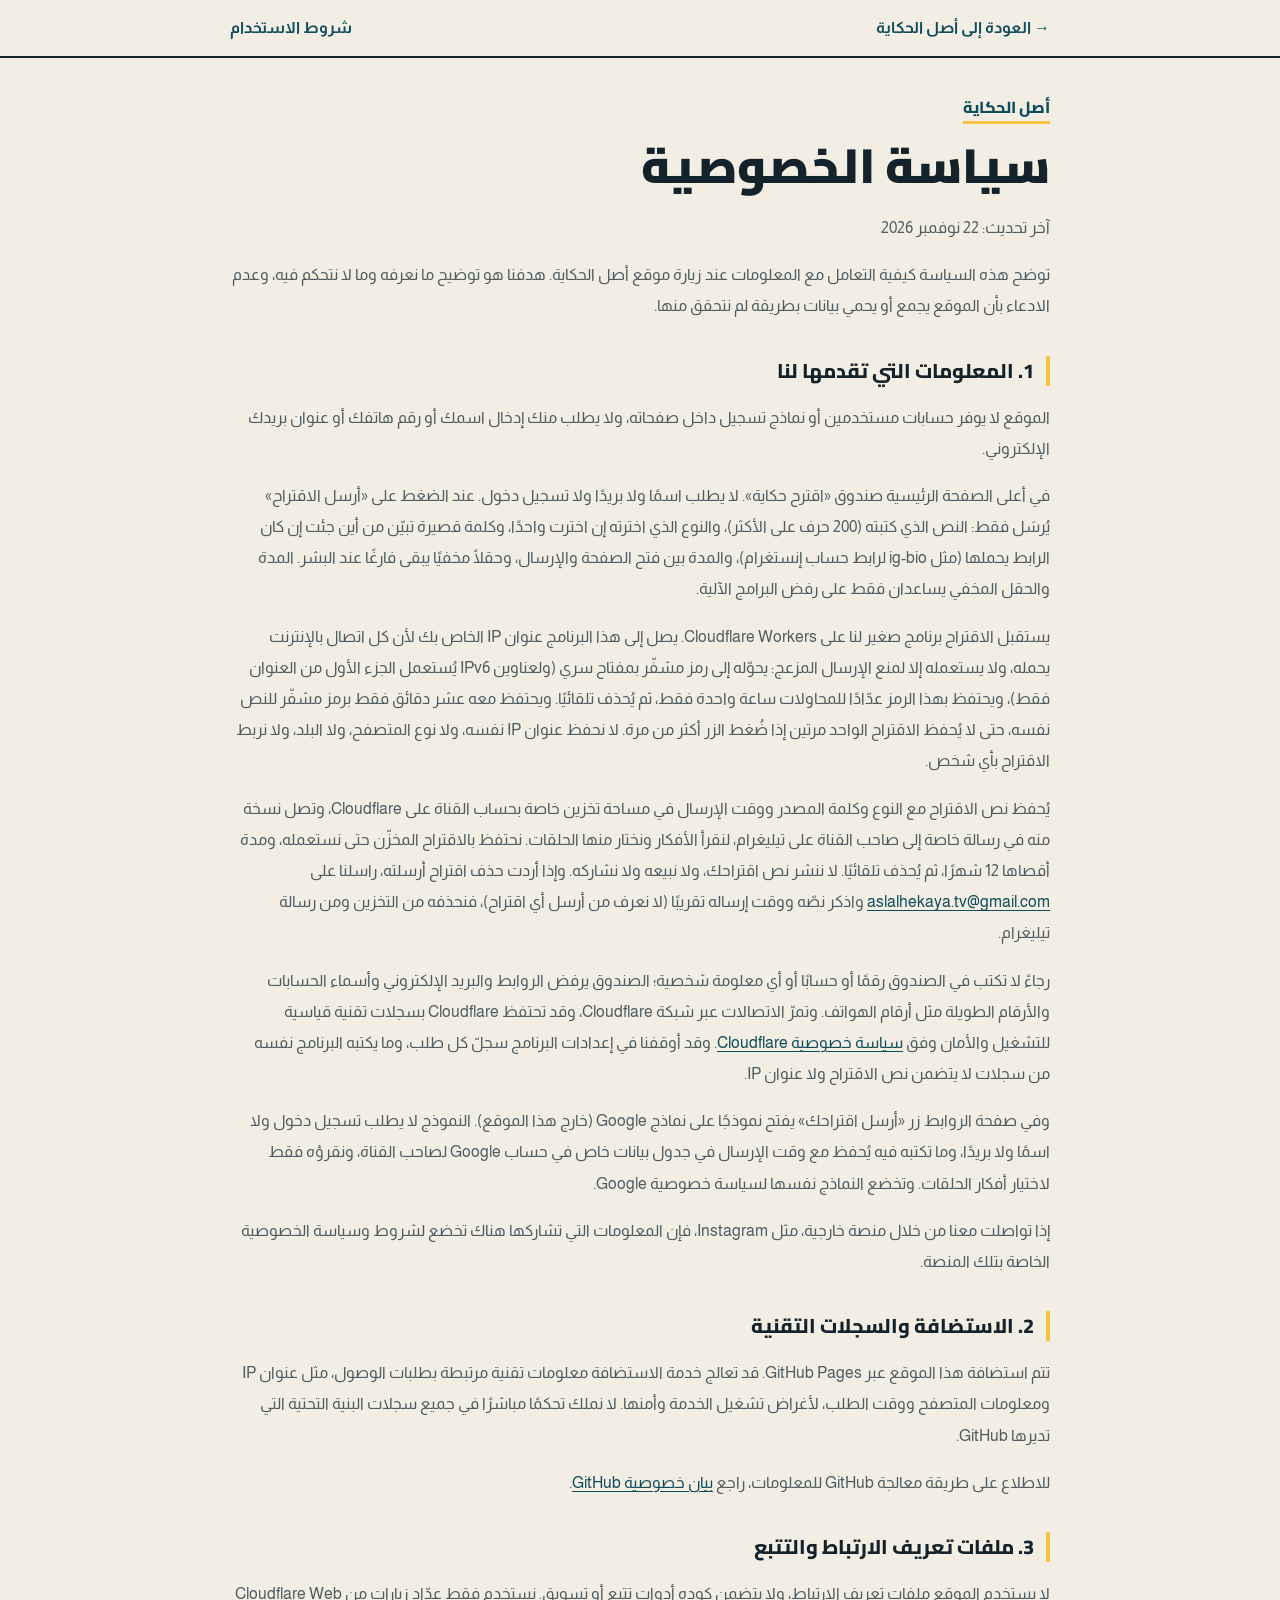
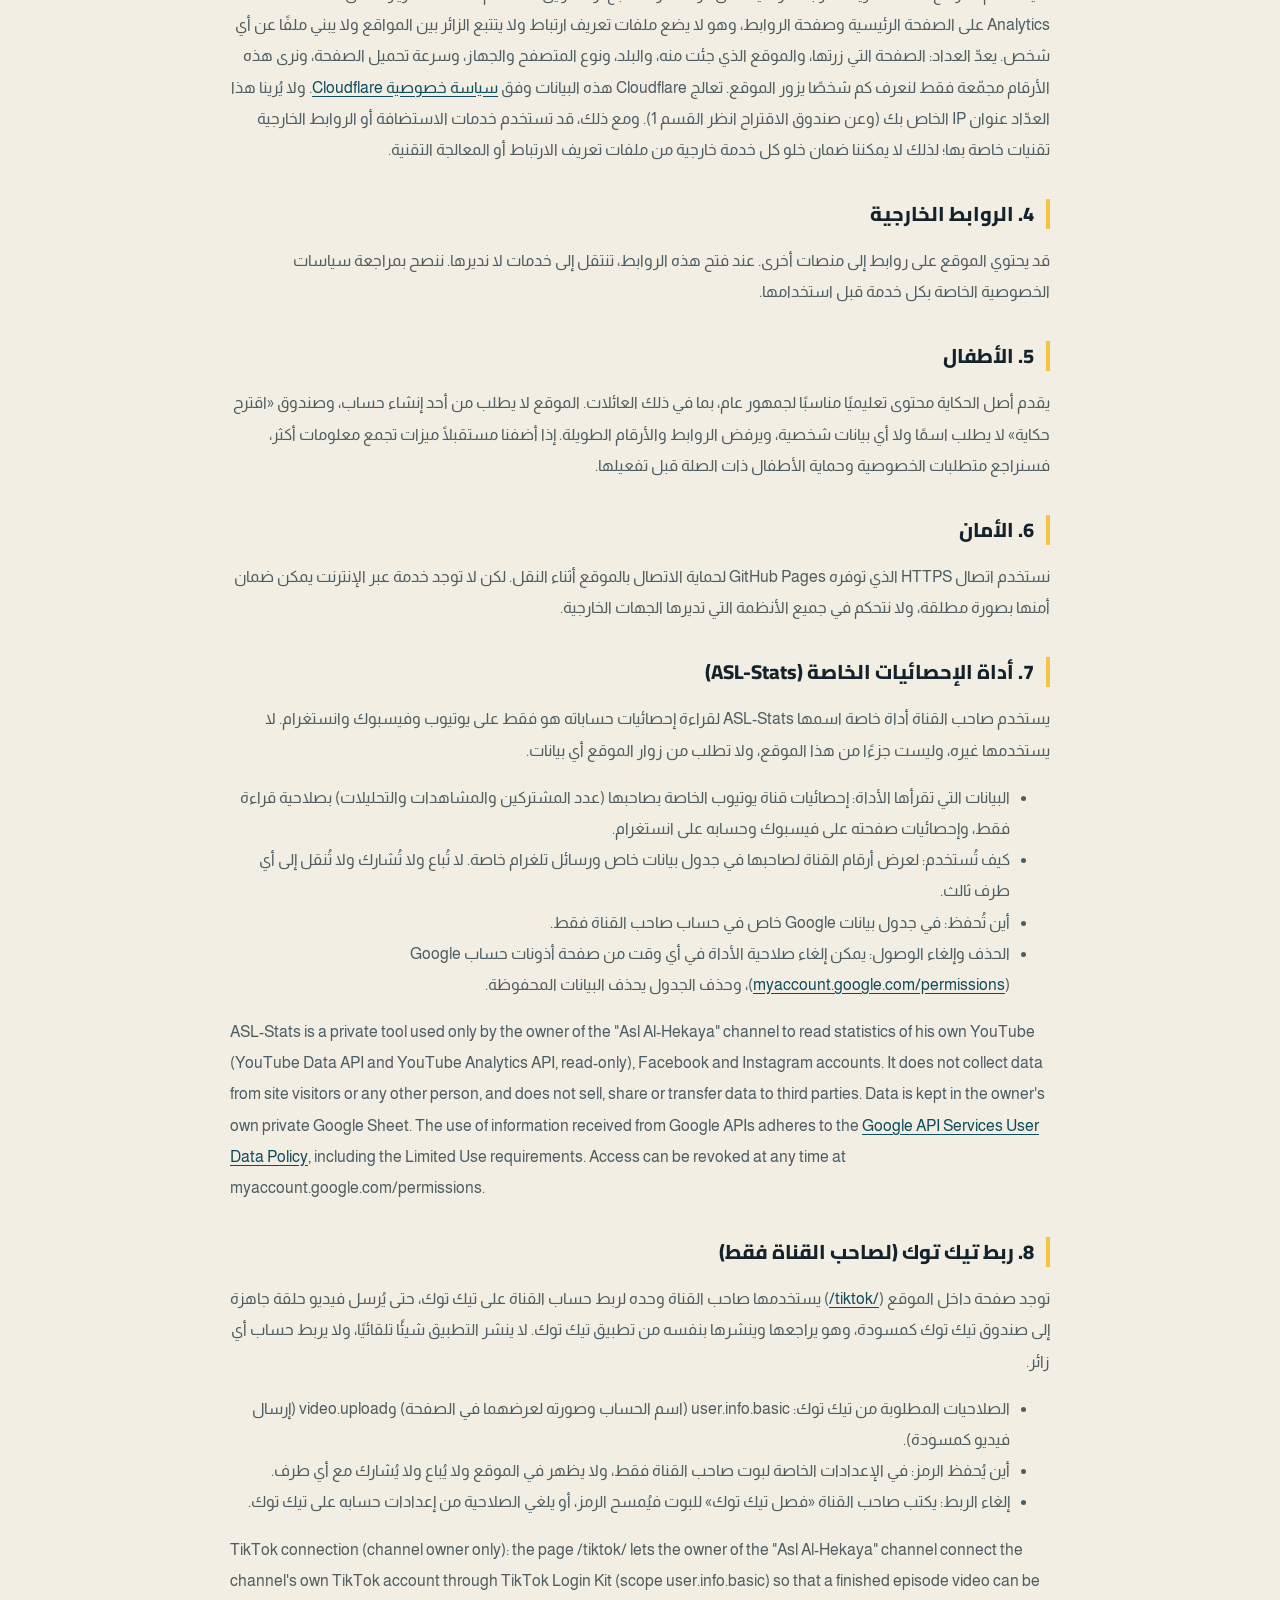
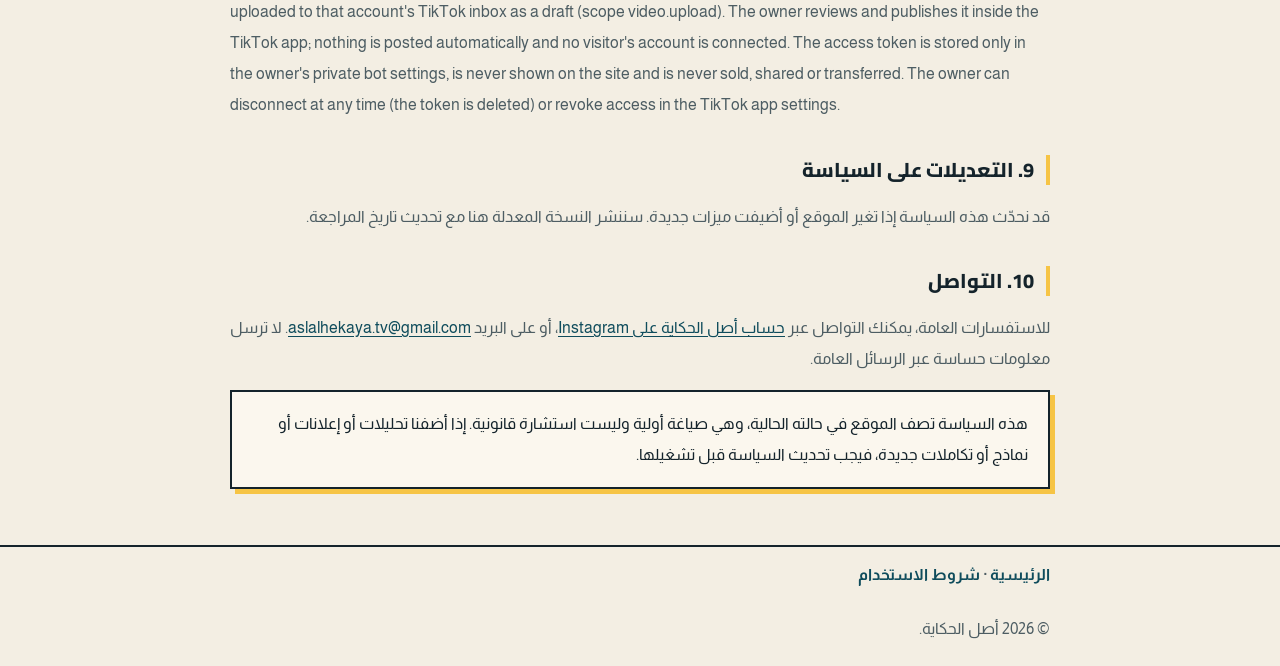
<file: privacy.html>
<!DOCTYPE html>
<html lang="ar" dir="rtl">
<head>
  <meta charset="UTF-8">
  <meta name="viewport" content="width=device-width, initial-scale=1.0">
  <meta name="description" content="سياسة الخصوصية لموقع أصل الحكاية.">
  <meta name="theme-color" content="#F3EEE3" media="(prefers-color-scheme: light)"><meta name="theme-color" content="#0B2E37" media="(prefers-color-scheme: dark)">
  <title>سياسة الخصوصية | أصل الحكاية</title>
  <link rel="stylesheet" href="https://fonts.googleapis.com/css2?family=Almarai:wght@400;700;800&family=Cairo:wght@700;800;900&display=swap">
  <style>
    :root{color-scheme:light dark;--bg:#F3EEE3;--panel:#FBF7EE;--text:#14232B;--muted:#4D5D63;--gold:#F6C445;--teal:#0F4C5C;--line:#14232B;--focus:#1A7089}
    *{box-sizing:border-box}
    body{margin:0;background:var(--bg);color:var(--text);font-family:"Almarai",Tahoma,sans-serif;line-height:1.95}
    a{color:var(--teal);text-underline-offset:3px}
    a:focus-visible{outline:3px solid var(--focus);outline-offset:3px}
    .container{width:min(820px,100% - 32px);margin:auto}
    header{border-bottom:2px solid var(--line)}
    footer{border-top:2px solid var(--line);color:var(--muted)}
    nav,footer{padding:6px 0}
    nav{display:flex;justify-content:space-between;gap:0 16px;flex-wrap:wrap}
    nav a,footer a{display:inline-flex;align-items:center;min-height:44px;text-decoration:none;font-weight:700}
    main{padding:34px 0 56px}
    .eyebrow{display:inline-block;font-family:"Cairo","Almarai",sans-serif;font-weight:800;color:var(--teal);
      border-bottom:3px solid var(--gold);line-height:1.6}
    h1,h2{font-family:"Cairo","Almarai",sans-serif;text-wrap:balance}
    h1{font-weight:900;font-size:clamp(2rem,6vw,3rem);line-height:1.3;margin:10px 0 8px}
    h2{font-weight:800;font-size:1.25rem;line-height:1.5;margin:34px 0 6px;padding-inline-start:12px;border-inline-start:4px solid var(--gold)}
    p,li{color:var(--muted)}
    .notice{padding:16px 20px;background:var(--panel);border:2px solid var(--line);box-shadow:5px 5px 0 var(--gold)}
    @media (prefers-color-scheme:dark){
      :root{--bg:#0B2E37;--panel:#06222C;--text:#F3EEE3;--muted:#D9E3E2;--teal:#F6C445;--line:rgba(246,196,69,.55);--focus:#F6C445}
      h1{color:#F6C445}
      .eyebrow{color:#F3EEE3}
      .notice{border:1px solid rgba(246,196,69,.75);box-shadow:inset 0 0 0 4px #06222C,inset 0 0 0 5px rgba(246,196,69,.35)}
    }
  </style>
</head>
<body>
  <header>
    <nav class="container">
      <a href="index.html">→ العودة إلى أصل الحكاية</a>
      <a href="terms.html">شروط الاستخدام</a>
    </nav>
  </header>

  <main class="container">
    <div class="eyebrow">أصل الحكاية</div>
    <h1>سياسة الخصوصية</h1>
    <p><!--asl:date-->آخر تحديث: 22 نوفمبر 2026<!--/asl:date--></p>

    <p>
      توضح هذه السياسة كيفية التعامل مع المعلومات عند زيارة موقع أصل الحكاية.
      هدفنا هو توضيح ما نعرفه وما لا نتحكم فيه، وعدم الادعاء بأن الموقع
      يجمع أو يحمي بيانات بطريقة لم نتحقق منها.
    </p>

    <h2>1. المعلومات التي تقدمها لنا</h2>
    <p>
      الموقع لا يوفر حسابات مستخدمين أو نماذج تسجيل داخل صفحاته،
      ولا يطلب منك إدخال اسمك أو رقم هاتفك أو عنوان بريدك الإلكتروني.
    </p>
    <!--asl:suggest--><p>
      في أعلى الصفحة الرئيسية صندوق «اقترح حكاية». لا يطلب اسمًا ولا بريدًا ولا تسجيل دخول.
      عند الضغط على «أرسل الاقتراح» يُرسَل فقط: النص الذي كتبته (200 حرف على الأكثر)، والنوع
      الذي اخترته إن اخترت واحدًا، وكلمة قصيرة تبيّن من أين جئت إن كان الرابط يحملها (مثل
      <span dir="ltr">ig-bio</span> لرابط حساب إنستغرام)، والمدة بين فتح الصفحة والإرسال، وحقلًا
      مخفيًا يبقى فارغًا عند البشر. المدة والحقل المخفي يساعدان فقط على رفض البرامج الآلية.
    </p>
    <p>
      يستقبل الاقتراح برنامج صغير لنا على Cloudflare Workers. يصل إلى هذا البرنامج عنوان IP الخاص بك
      لأن كل اتصال بالإنترنت يحمله، ولا يستعمله إلا لمنع الإرسال المزعج: يحوّله إلى رمز مشفّر بمفتاح
      سري (ولعناوين IPv6 يُستعمل الجزء الأول من العنوان فقط)، ويحتفظ بهذا الرمز عدّادًا للمحاولات
      ساعة واحدة فقط، ثم يُحذف تلقائيًا. ويحتفظ معه عشر دقائق فقط برمز مشفّر للنص نفسه، حتى لا
      يُحفظ الاقتراح الواحد مرتين إذا ضُغط الزر أكثر من مرة. لا نحفظ عنوان IP نفسه، ولا نوع المتصفح، ولا البلد،
      ولا نربط الاقتراح بأي شخص.
    </p>
    <p>
      يُحفظ نص الاقتراح مع النوع وكلمة المصدر ووقت الإرسال في مساحة تخزين خاصة بحساب القناة على
      Cloudflare، وتصل نسخة منه في رسالة خاصة إلى صاحب القناة على تيليغرام، لنقرأ الأفكار ونختار
      منها الحلقات. نحتفظ بالاقتراح المخزّن حتى نستعمله، ومدة أقصاها 12 شهرًا، ثم يُحذف تلقائيًا.
      لا ننشر نص اقتراحك، ولا نبيعه ولا نشاركه. وإذا أردت حذف اقتراح أرسلته، راسلنا على
      <a href="mailto:aslalhekaya.tv@gmail.com">aslalhekaya.tv@gmail.com</a> واذكر نصّه ووقت إرساله
      تقريبًا (لا نعرف من أرسل أي اقتراح)، فنحذفه من التخزين ومن رسالة تيليغرام.
    </p>
    <p>
      رجاءً لا تكتب في الصندوق رقمًا أو حسابًا أو أي معلومة شخصية؛ الصندوق يرفض الروابط والبريد
      الإلكتروني وأسماء الحسابات والأرقام الطويلة مثل أرقام الهواتف. وتمرّ الاتصالات عبر شبكة
      Cloudflare، وقد تحتفظ Cloudflare بسجلات تقنية قياسية للتشغيل والأمان وفق
      <a href="https://www.cloudflare.com/privacypolicy/" target="_blank" rel="noopener noreferrer">سياسة خصوصية Cloudflare</a>.
      وقد أوقفنا في إعدادات البرنامج سجلّ كل طلب، وما يكتبه البرنامج نفسه من سجلات لا يتضمن نص
      الاقتراح ولا عنوان IP.
    </p>
    <p>
      وفي صفحة الروابط زر «أرسل اقتراحك» يفتح نموذجًا على نماذج Google (خارج هذا الموقع). النموذج
      لا يطلب تسجيل دخول ولا اسمًا ولا بريدًا، وما تكتبه فيه يُحفظ مع وقت الإرسال في جدول بيانات
      خاص في حساب Google لصاحب القناة، ونقرؤه فقط لاختيار أفكار الحلقات. وتخضع النماذج نفسها
      لسياسة خصوصية Google.
    </p><!--/asl:suggest-->
    <p>
      إذا تواصلت معنا من خلال منصة خارجية، مثل Instagram، فإن المعلومات
      التي تشاركها هناك تخضع لشروط وسياسة الخصوصية الخاصة بتلك المنصة.
    </p>

    <h2>2. الاستضافة والسجلات التقنية</h2>
    <p>
      تتم استضافة هذا الموقع عبر GitHub Pages. قد تعالج خدمة الاستضافة
      معلومات تقنية مرتبطة بطلبات الوصول، مثل عنوان IP ومعلومات المتصفح
      ووقت الطلب، لأغراض تشغيل الخدمة وأمنها. لا نملك تحكمًا مباشرًا
      في جميع سجلات البنية التحتية التي تديرها GitHub.
    </p>
    <p>
      للاطلاع على طريقة معالجة GitHub للمعلومات، راجع
      <a href="https://docs.github.com/en/site-policy/privacy-policies/github-privacy-statement"
         target="_blank" rel="noopener noreferrer">بيان خصوصية GitHub</a>.
    </p>

    <h2>3. ملفات تعريف الارتباط والتتبع</h2>
    <p>
      لا يستخدم الموقع ملفات تعريف الارتباط، ولا يتضمن كوده أدوات تتبع أو تسويق.
      نستخدم فقط عدّاد زيارات من Cloudflare Web Analytics على الصفحة الرئيسية وصفحة الروابط،
      وهو لا يضع ملفات تعريف ارتباط ولا يتتبع الزائر بين المواقع ولا يبني ملفًا عن أي شخص.
      يعدّ العداد: الصفحة التي زرتها، والموقع الذي جئت منه، والبلد، ونوع المتصفح والجهاز،
      وسرعة تحميل الصفحة، ونرى هذه الأرقام مجمّعة فقط لنعرف كم شخصًا يزور الموقع.
      تعالج Cloudflare هذه البيانات وفق
      <a href="https://www.cloudflare.com/privacypolicy/" target="_blank" rel="noopener noreferrer">سياسة خصوصية Cloudflare</a>.
      <!--asl:counter-ip-->ولا يُرينا هذا العدّاد عنوان IP الخاص بك (وعن صندوق الاقتراح انظر القسم 1).<!--/asl:counter-ip--> ومع ذلك، قد تستخدم خدمات الاستضافة أو الروابط
      الخارجية تقنيات خاصة بها؛ لذلك لا يمكننا ضمان خلو كل خدمة خارجية
      من ملفات تعريف الارتباط أو المعالجة التقنية.
    </p>

    <h2>4. الروابط الخارجية</h2>
    <p>
      قد يحتوي الموقع على روابط إلى منصات أخرى. عند فتح هذه الروابط،
      تنتقل إلى خدمات لا نديرها. ننصح بمراجعة سياسات الخصوصية الخاصة
      بكل خدمة قبل استخدامها.
    </p>

    <h2>5. الأطفال</h2>
    <p>
      يقدم أصل الحكاية محتوى تعليميًا مناسبًا لجمهور عام، بما في ذلك
      العائلات. <!--asl:children-->الموقع لا يطلب من أحد إنشاء حساب، وصندوق «اقترح حكاية» لا يطلب اسمًا
      ولا أي بيانات شخصية، ويرفض الروابط والأرقام الطويلة. إذا أضفنا مستقبلًا ميزات تجمع
      معلومات أكثر، فسنراجع متطلبات الخصوصية وحماية الأطفال ذات الصلة قبل
      تفعيلها.<!--/asl:children-->
    </p>

    <h2>6. الأمان</h2>
    <p>
      نستخدم اتصال HTTPS الذي توفره GitHub Pages لحماية الاتصال بالموقع
      أثناء النقل. لكن لا توجد خدمة عبر الإنترنت يمكن ضمان أمنها بصورة
      مطلقة، ولا نتحكم في جميع الأنظمة التي تديرها الجهات الخارجية.
    </p>

    <h2>7. أداة الإحصائيات الخاصة (ASL-Stats)</h2>
    <p>
      يستخدم صاحب القناة أداة خاصة اسمها ASL-Stats لقراءة إحصائيات حساباته هو فقط
      على يوتيوب وفيسبوك وانستغرام. لا يستخدمها غيره، وليست جزءًا من هذا الموقع،
      ولا تطلب من زوار الموقع أي بيانات.
    </p>
    <ul>
      <li>البيانات التي تقرأها الأداة: إحصائيات قناة يوتيوب الخاصة بصاحبها (عدد المشتركين والمشاهدات والتحليلات) بصلاحية قراءة فقط، وإحصائيات صفحته على فيسبوك وحسابه على انستغرام.</li>
      <li>كيف تُستخدم: لعرض أرقام القناة لصاحبها في جدول بيانات خاص ورسائل تلغرام خاصة. لا تُباع ولا تُشارك ولا تُنقل إلى أي طرف ثالث.</li>
      <li>أين تُحفظ: في جدول بيانات Google خاص في حساب صاحب القناة فقط.</li>
      <li>الحذف وإلغاء الوصول: يمكن إلغاء صلاحية الأداة في أي وقت من صفحة أذونات حساب Google
        (<a href="https://myaccount.google.com/permissions" target="_blank" rel="noopener noreferrer">myaccount.google.com/permissions</a>)،
        وحذف الجدول يحذف البيانات المحفوظة.</li>
    </ul>
    <p lang="en" dir="ltr" style="text-align:left">
      ASL-Stats is a private tool used only by the owner of the "Asl Al-Hekaya" channel to read statistics of his own YouTube
      (YouTube Data API and YouTube Analytics API, read-only), Facebook and Instagram accounts. It does not collect data from site
      visitors or any other person, and does not sell, share or transfer data to third parties. Data is kept in the owner's own
      private Google Sheet. The use of information received from Google APIs adheres to the
      <a href="https://developers.google.com/terms/api-services-user-data-policy" target="_blank" rel="noopener noreferrer">Google API Services User Data Policy</a>,
      including the Limited Use requirements. Access can be revoked at any time at myaccount.google.com/permissions.
    </p>

    <h2>8. ربط تيك توك (لصاحب القناة فقط)</h2>
    <p>
      توجد صفحة داخل الموقع (<a href="tiktok/">/tiktok/</a>) يستخدمها صاحب القناة وحده لربط حساب القناة على تيك توك،
      حتى يُرسل فيديو حلقة جاهزة إلى صندوق تيك توك كمسودة، وهو يراجعها وينشرها بنفسه من تطبيق تيك توك.
      لا ينشر التطبيق شيئًا تلقائيًا، ولا يربط حساب أي زائر.
    </p>
    <ul>
      <li>الصلاحيات المطلوبة من تيك توك: user.info.basic (اسم الحساب وصورته لعرضهما في الصفحة) وvideo.upload (إرسال فيديو كمسودة).</li>
      <li>أين يُحفظ الرمز: في الإعدادات الخاصة لبوت صاحب القناة فقط، ولا يظهر في الموقع ولا يُباع ولا يُشارك مع أي طرف.</li>
      <li>إلغاء الربط: يكتب صاحب القناة «فصل تيك توك» للبوت فيُمسح الرمز، أو يلغي الصلاحية من إعدادات حسابه على تيك توك.</li>
    </ul>
    <p lang="en" dir="ltr" style="text-align:left">
      TikTok connection (channel owner only): the page /tiktok/ lets the owner of the "Asl Al-Hekaya" channel connect the channel's own
      TikTok account through TikTok Login Kit (scope user.info.basic) so that a finished episode video can be uploaded to that
      account's TikTok inbox as a draft (scope video.upload). The owner reviews and publishes it inside the TikTok app; nothing is
      posted automatically and no visitor's account is connected. The access token is stored only in the owner's private bot settings,
      is never shown on the site and is never sold, shared or transferred. The owner can disconnect at any time (the token is deleted)
      or revoke access in the TikTok app settings.
    </p>

    <h2>9. التعديلات على السياسة</h2>
    <p>
      قد نحدّث هذه السياسة إذا تغير الموقع أو أضيفت ميزات جديدة.
      سننشر النسخة المعدلة هنا مع تحديث تاريخ المراجعة.
    </p>

    <h2>10. التواصل</h2>
    <p>
      للاستفسارات العامة، يمكنك التواصل عبر
      <a href="https://www.instagram.com/asl.alhekaya_tv/"
         target="_blank" rel="noopener noreferrer"><!--asl:contact-->حساب أصل الحكاية على Instagram</a>، أو على البريد <a href="mailto:aslalhekaya.tv@gmail.com">aslalhekaya.tv@gmail.com</a>.<!--/asl:contact-->
      لا ترسل معلومات حساسة عبر الرسائل العامة.
    </p>

    <div class="notice">
      هذه السياسة تصف الموقع في حالته الحالية، وهي صياغة أولية وليست
      استشارة قانونية. إذا أضفنا تحليلات أو إعلانات أو نماذج أو تكاملات
      جديدة، فيجب تحديث السياسة قبل تشغيلها.
    </div>
  </main>

  <footer>
    <div class="container">
      <a href="index.html">الرئيسية</a>
      <span> · </span>
      <a href="terms.html">شروط الاستخدام</a>
      <p>© 2026 أصل الحكاية.</p>
    </div>
  </footer>
</body>
</html>
</file>
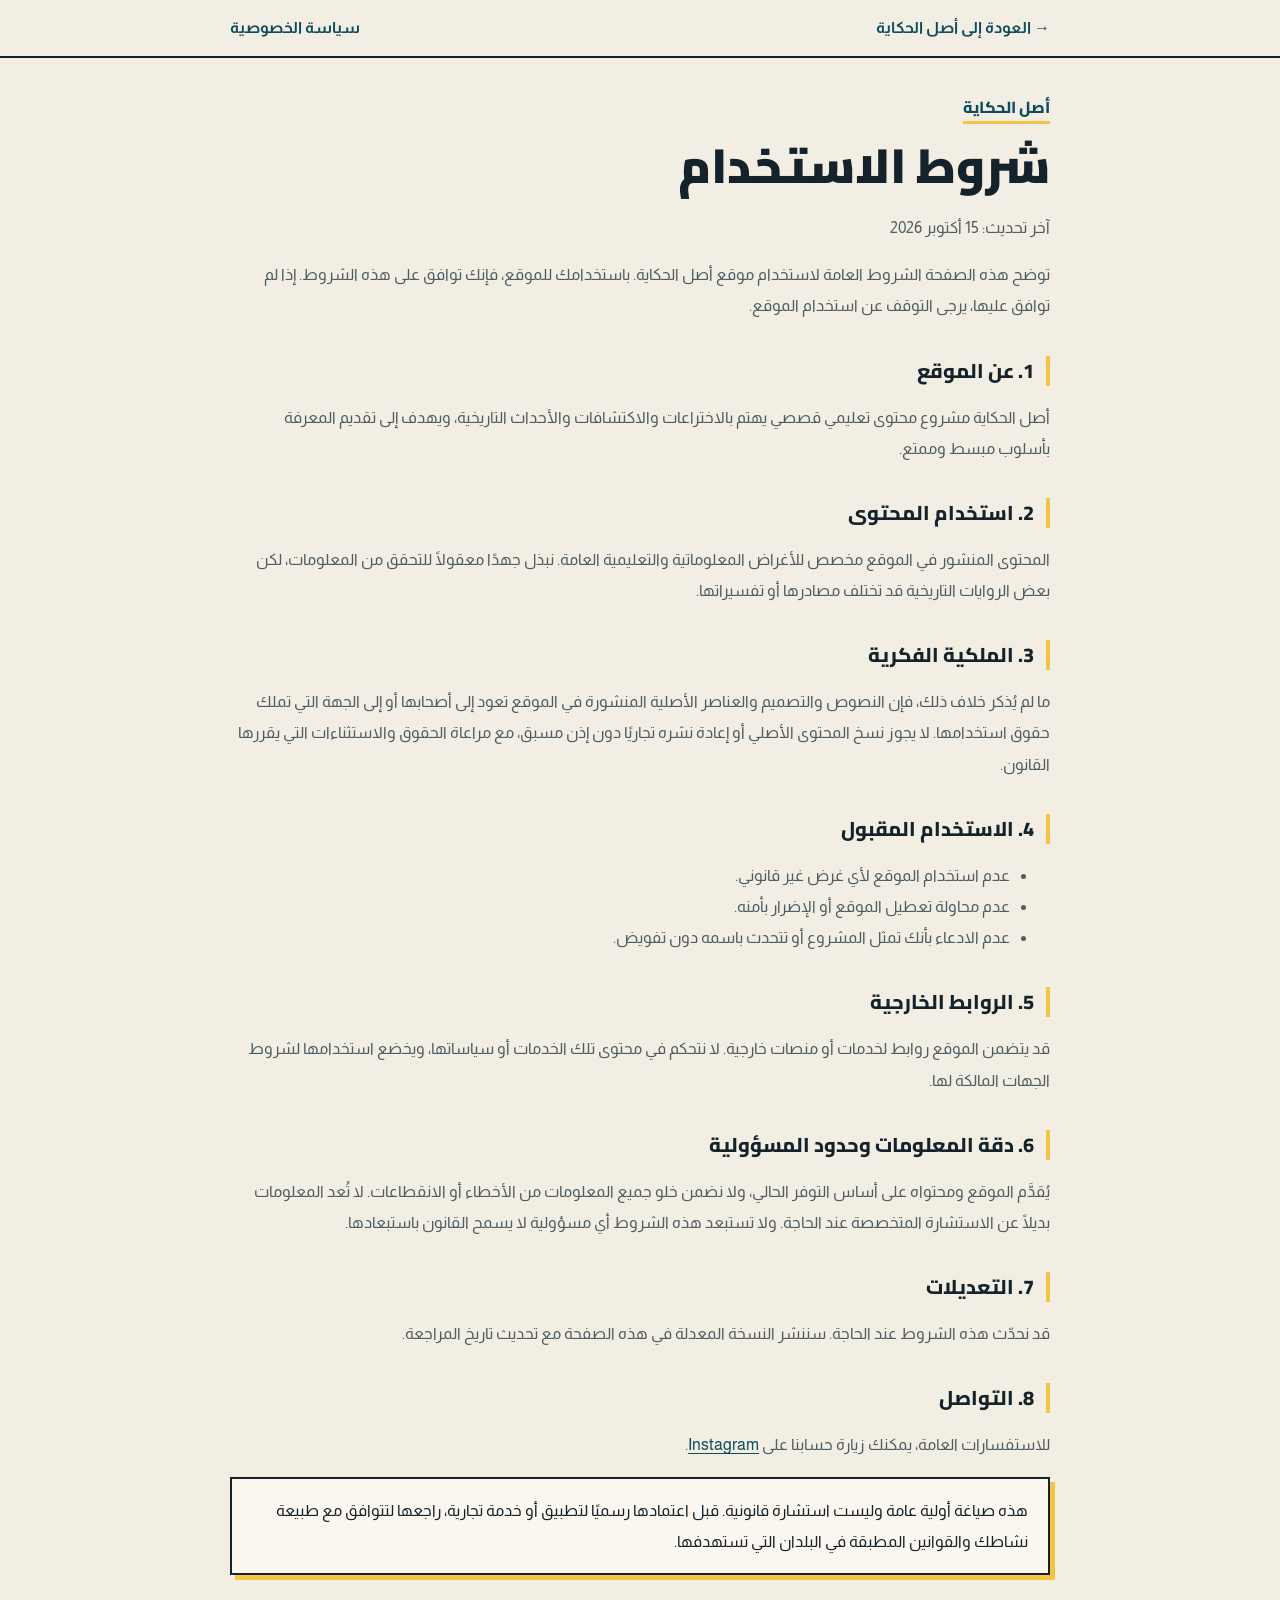
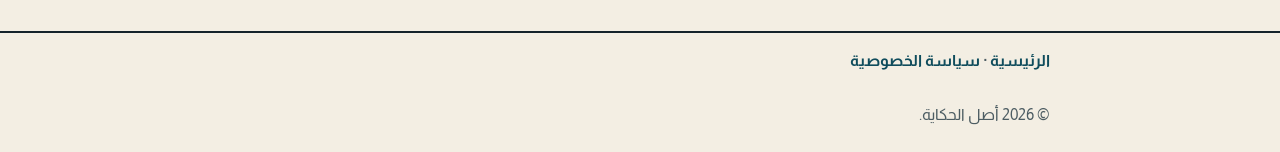
<file: terms.html>
<!DOCTYPE html>
<html lang="ar" dir="rtl">
<head>
  <meta charset="UTF-8">
  <meta name="viewport" content="width=device-width, initial-scale=1.0">
  <meta name="description" content="شروط استخدام موقع أصل الحكاية.">
  <meta name="theme-color" content="#F3EEE3" media="(prefers-color-scheme: light)"><meta name="theme-color" content="#0B2E37" media="(prefers-color-scheme: dark)">
  <title>شروط الاستخدام | أصل الحكاية</title>
  <link rel="stylesheet" href="https://fonts.googleapis.com/css2?family=Almarai:wght@400;700;800&family=Cairo:wght@700;800;900&display=swap">
  <style>
    :root{color-scheme:light dark;--bg:#F3EEE3;--panel:#FBF7EE;--text:#14232B;--muted:#4D5D63;--gold:#F6C445;--teal:#0F4C5C;--line:#14232B;--focus:#1A7089}
    *{box-sizing:border-box}
    body{margin:0;background:var(--bg);color:var(--text);font-family:"Almarai",Tahoma,sans-serif;line-height:1.95}
    a{color:var(--teal);text-underline-offset:3px}
    a:focus-visible{outline:3px solid var(--focus);outline-offset:3px}
    .container{width:min(820px,100% - 32px);margin:auto}
    header{border-bottom:2px solid var(--line)}
    footer{border-top:2px solid var(--line);color:var(--muted)}
    nav,footer{padding:6px 0}
    nav{display:flex;justify-content:space-between;gap:0 16px;flex-wrap:wrap}
    nav a,footer a{display:inline-flex;align-items:center;min-height:44px;text-decoration:none;font-weight:700}
    main{padding:34px 0 56px}
    .eyebrow{display:inline-block;font-family:"Cairo","Almarai",sans-serif;font-weight:800;color:var(--teal);
      border-bottom:3px solid var(--gold);line-height:1.6}
    h1,h2{font-family:"Cairo","Almarai",sans-serif;text-wrap:balance}
    h1{font-weight:900;font-size:clamp(2rem,6vw,3rem);line-height:1.3;margin:10px 0 8px}
    h2{font-weight:800;font-size:1.25rem;line-height:1.5;margin:34px 0 6px;padding-inline-start:12px;border-inline-start:4px solid var(--gold)}
    p,li{color:var(--muted)}
    .notice{padding:16px 20px;background:var(--panel);border:2px solid var(--line);box-shadow:5px 5px 0 var(--gold)}
    @media (prefers-color-scheme:dark){
      :root{--bg:#0B2E37;--panel:#06222C;--text:#F3EEE3;--muted:#D9E3E2;--teal:#F6C445;--line:rgba(246,196,69,.55);--focus:#F6C445}
      h1{color:#F6C445}
      .eyebrow{color:#F3EEE3}
      .notice{border:1px solid rgba(246,196,69,.75);box-shadow:inset 0 0 0 4px #06222C,inset 0 0 0 5px rgba(246,196,69,.35)}
    }
  </style>
</head>
<body>
  <header>
    <nav class="container">
      <a href="index.html">→ العودة إلى أصل الحكاية</a>
      <a href="privacy.html">سياسة الخصوصية</a>
    </nav>
  </header>

  <main class="container">
    <div class="eyebrow">أصل الحكاية</div>
    <h1>شروط الاستخدام</h1>
    <p>آخر تحديث: 15 أكتوبر 2026</p>

    <p>
      توضح هذه الصفحة الشروط العامة لاستخدام موقع أصل الحكاية.
      باستخدامك للموقع، فإنك توافق على هذه الشروط. إذا لم توافق عليها،
      يرجى التوقف عن استخدام الموقع.
    </p>

    <h2>1. عن الموقع</h2>
    <p>
      أصل الحكاية مشروع محتوى تعليمي قصصي يهتم بالاختراعات والاكتشافات
      والأحداث التاريخية، ويهدف إلى تقديم المعرفة بأسلوب مبسط وممتع.
    </p>

    <h2>2. استخدام المحتوى</h2>
    <p>
      المحتوى المنشور في الموقع مخصص للأغراض المعلوماتية والتعليمية
      العامة. نبذل جهدًا معقولًا للتحقق من المعلومات، لكن بعض الروايات
      التاريخية قد تختلف مصادرها أو تفسيراتها.
    </p>

    <h2>3. الملكية الفكرية</h2>
    <p>
      ما لم يُذكر خلاف ذلك، فإن النصوص والتصميم والعناصر الأصلية المنشورة
      في الموقع تعود إلى أصحابها أو إلى الجهة التي تملك حقوق استخدامها.
      لا يجوز نسخ المحتوى الأصلي أو إعادة نشره تجاريًا دون إذن مسبق،
      مع مراعاة الحقوق والاستثناءات التي يقررها القانون.
    </p>

    <h2>4. الاستخدام المقبول</h2>
    <ul>
      <li>عدم استخدام الموقع لأي غرض غير قانوني.</li>
      <li>عدم محاولة تعطيل الموقع أو الإضرار بأمنه.</li>
      <li>عدم الادعاء بأنك تمثل المشروع أو تتحدث باسمه دون تفويض.</li>
    </ul>

    <h2>5. الروابط الخارجية</h2>
    <p>
      قد يتضمن الموقع روابط لخدمات أو منصات خارجية. لا نتحكم في محتوى
      تلك الخدمات أو سياساتها، ويخضع استخدامها لشروط الجهات المالكة لها.
    </p>

    <h2>6. دقة المعلومات وحدود المسؤولية</h2>
    <p>
      يُقدَّم الموقع ومحتواه على أساس التوفر الحالي، ولا نضمن خلو جميع
      المعلومات من الأخطاء أو الانقطاعات. لا تُعد المعلومات بديلًا عن
      الاستشارة المتخصصة عند الحاجة. ولا تستبعد هذه الشروط أي مسؤولية
      لا يسمح القانون باستبعادها.
    </p>

    <h2>7. التعديلات</h2>
    <p>
      قد نحدّث هذه الشروط عند الحاجة. سننشر النسخة المعدلة في هذه الصفحة
      مع تحديث تاريخ المراجعة.
    </p>

    <h2>8. التواصل</h2>
    <p>
      للاستفسارات العامة، يمكنك زيارة حسابنا على
      <a href="https://www.instagram.com/asl.alhekaya_tv/"
         target="_blank" rel="noopener noreferrer">Instagram</a>.
    </p>

    <div class="notice">
      هذه صياغة أولية عامة وليست استشارة قانونية. قبل اعتمادها رسميًا
      لتطبيق أو خدمة تجارية، راجعها لتتوافق مع طبيعة نشاطك والقوانين
      المطبقة في البلدان التي تستهدفها.
    </div>
  </main>

  <footer>
    <div class="container">
      <a href="index.html">الرئيسية</a>
      <span> · </span>
      <a href="privacy.html">سياسة الخصوصية</a>
      <p>© 2026 أصل الحكاية.</p>
    </div>
  </footer>
</body>
</html>
</file>
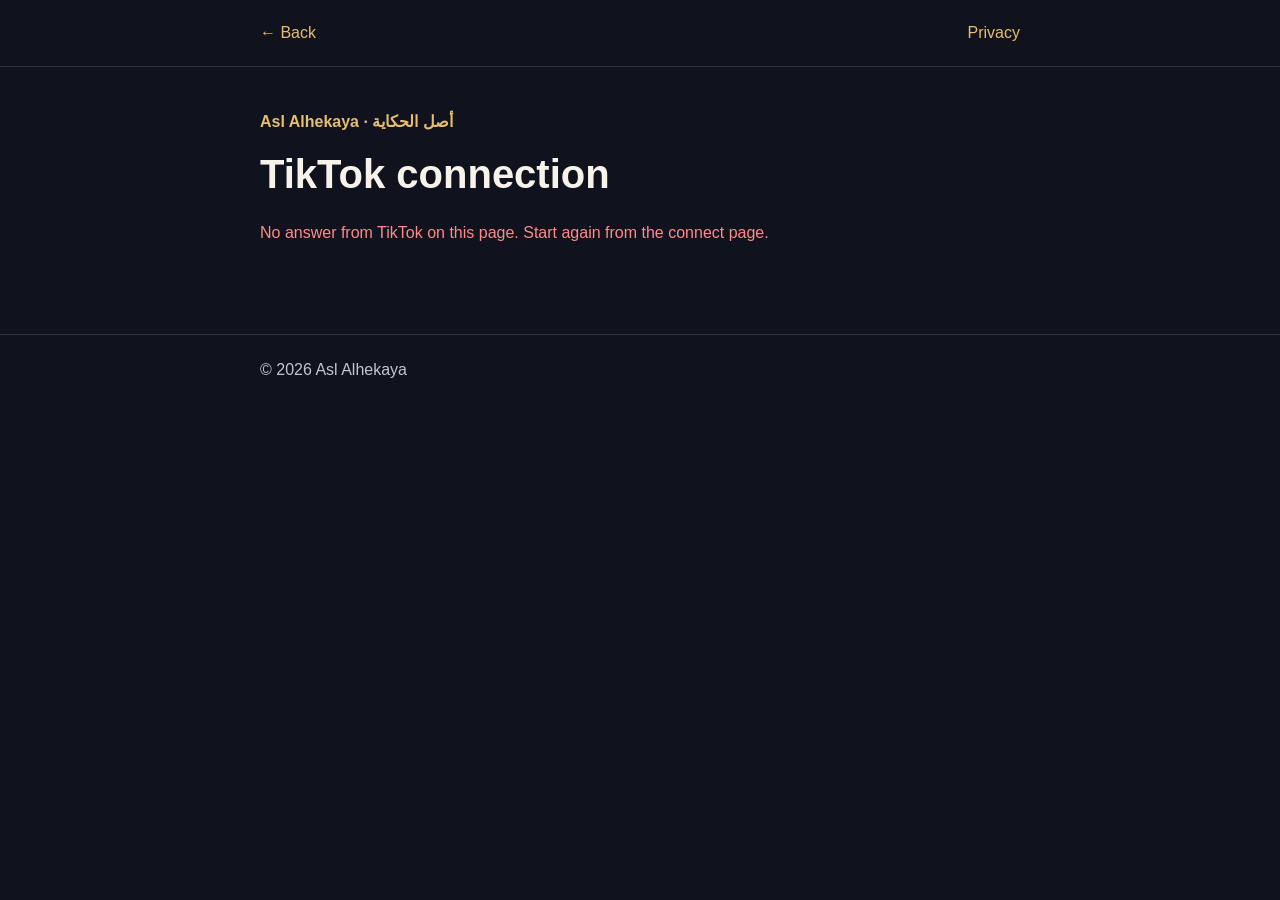
<file: tiktok/callback.html>
<!DOCTYPE html>
<html lang="en" dir="ltr">
<head>
  <meta charset="UTF-8">
  <meta name="viewport" content="width=device-width, initial-scale=1.0">
  <meta name="robots" content="noindex">
  <meta name="referrer" content="no-referrer">
  <meta name="theme-color" content="#10131d">
  <title>TikTok connection | Asl Alhekaya</title>
  <link rel="stylesheet" href="style.css">
</head>
<body>
  <header><nav class="container"><a href="./">← Back</a><a href="../privacy.html">Privacy</a></nav></header>
  <main class="container">
    <div class="eyebrow">Asl Alhekaya · أصل الحكاية</div>
    <h1>TikTok connection</h1>
    <p id="msg" role="status">Checking the answer from TikTok…</p>
    <button id="retry" hidden>Try again</button>

    <div class="card" id="who" hidden>
      <h2>Connected account</h2>
      <div class="who"><img id="avatar" alt="" width="56" height="56"><b id="name"></b></div>
    </div>

    <div class="card" id="stats" hidden>
      <h2>Account statistics</h2>
      <p id="statsMsg" role="status">Loading the account's numbers from TikTok…</p>
      <div class="nums" id="nums" hidden>
        <div><b id="nFollowers"></b><span>Followers</span></div>
        <div><b id="nLikes"></b><span>Likes</span></div>
        <div><b id="nVideos"></b><span>Videos</span></div>
      </div>
      <table class="vids" id="vids" hidden>
        <thead><tr><th>Recent video</th><th>Posted</th><th>Views</th><th>Likes</th></tr></thead>
        <tbody id="vidRows"></tbody>
      </table>
    </div>

    <div class="card" id="draft" hidden>
      <h2>Send a video to the TikTok inbox as a draft</h2>
      <p>This is the video that will be sent. It goes to the connected account's TikTok inbox as a <b>draft</b>; the owner reviews and publishes it inside the TikTok app.</p>
      <video src="demo.mp4" controls playsinline preload="none"></video>
      <button id="send">Upload as TikTok draft</button>
      <p id="state" role="status"></p>
    </div>
  </main>
  <footer><div class="container">© 2026 Asl Alhekaya</div></footer>
  <script src="config.js"></script>
  <script>
    (function () {
      var C = window.ASL_TIKTOK, q = new URLSearchParams(location.search), msg = document.getElementById('msg');
      var session = '';
      function show(el, on) { document.getElementById(el).hidden = !on; }
      function say(node, text, cls) { node.textContent = text; node.className = cls || ''; }
      function call(body) {  // text/plain keeps this a simple request (no preflight) for the Apps Script web app
        return fetch(C.bot, { method: 'POST', headers: { 'Content-Type': 'text/plain;charset=utf-8' }, body: JSON.stringify(body) }).then(function (r) { return r.json(); });
      }
      function fail(text) { say(msg, text, 'bad'); }
      // Take the one-time code out of the address bar and the history right away.
      var code = q.get('code'), state = q.get('state'), err = q.get('error');
      history.replaceState(null, '', location.pathname);
      if (err) { fail('TikTok did not authorize the connection (' + err + ').'); return; }
      if (!code || !state) { fail('No answer from TikTok on this page. Start again from the connect page.'); return; }

      var stateEl = document.getElementById('state'), send = document.getElementById('send');
      function poll(id, n) {
        call({ route: 'tiktok.status', session: session, publish_id: id }).then(function (r) {
          if (!r || !r.ok) { say(stateEl, (r && r.error) || 'Status unknown.', 'bad'); send.disabled = false; return; }
          if (r.status === 'SEND_TO_USER_INBOX') { say(stateEl, 'Done: the draft is in your TikTok inbox. Open the TikTok app to review and publish it.', 'ok'); return; }
          if (r.status === 'FAILED') { say(stateEl, 'TikTok could not take the video' + (r.fail_reason ? ' (' + r.fail_reason + ')' : '') + '.', 'bad'); send.disabled = false; return; }
          if (n > 40) { say(stateEl, 'Still processing: check the TikTok inbox in a minute.', ''); return; }
          say(stateEl, 'TikTok is processing the video… (' + r.status + ')', '');
          setTimeout(function () { poll(id, n + 1); }, 3000);
        }).catch(function () { say(stateEl, 'Could not reach the bot.', 'bad'); send.disabled = false; });
      }
      send.addEventListener('click', function () {
        send.disabled = true; say(stateEl, 'Sending the video to TikTok…', '');
        call({ route: 'tiktok.draft', session: session }).then(function (r) {
          if (!r || !r.ok) { say(stateEl, (r && r.error) || 'The upload was refused.', 'bad'); send.disabled = false; return; }
          poll(r.publish_id, 0);
        }).catch(function () { say(stateEl, 'Could not reach the bot.', 'bad'); send.disabled = false; });
      });

      // Sandbox only (the TikTok review demo): followers / likes / videos and the recent videos with their views.
      function fmt(n) { return Number(n || 0).toLocaleString('en-US'); }
      function loadStats() {
        var sm = document.getElementById('statsMsg');
        show('stats', true);
        call({ route: 'tiktok.stats', session: session }).then(function (r) {
          if (!r || !r.ok) { say(sm, (r && r.error) || 'The statistics could not be read.', 'bad'); return; }
          sm.textContent = '';
          document.getElementById('nFollowers').textContent = fmt(r.followers);
          document.getElementById('nLikes').textContent = fmt(r.likes);
          document.getElementById('nVideos').textContent = fmt(r.videos);
          show('nums', true);
          var rows = document.getElementById('vidRows');
          (r.recent || []).forEach(function (v) {
            var tr = document.createElement('tr');
            [v.title || '(no title)', v.created ? new Date(v.created * 1000).toISOString().substring(0, 10) : '', fmt(v.views), fmt(v.likes)].forEach(function (x) {
              var td = document.createElement('td'); td.textContent = x; tr.appendChild(td);
            });
            rows.appendChild(tr);
          });
          if ((r.recent || []).length) show('vids', true);
        }).catch(function () { say(sm, 'Could not reach the bot.', 'bad'); });
      }

      var retry = document.getElementById('retry');
      function exchange() {
        retry.hidden = true; say(msg, 'Checking the answer from TikTok…', '');
        call({ route: 'tiktok.exchange', code: code, state: state }).then(function (r) {
          if (!r || !r.ok) {
            fail((r && r.error) || 'The connection was refused.');
            if (r && r.error === 'busy') retry.hidden = false;  // the one-time code is not used up yet: the same request can be sent again
            return;
          }
          code = state = '';
          session = r.session;
          say(msg, 'Connected.', 'ok');
          document.getElementById('name').textContent = r.display_name || 'TikTok account';
          if (/^https:\/\//.test(r.avatar_url || '')) document.getElementById('avatar').src = r.avatar_url;
          show('who', true); show('draft', true);
          if (r.sandbox) loadStats();
        }).catch(function () { fail('Could not reach the bot.'); retry.hidden = false; });
      }
      retry.addEventListener('click', exchange);
      exchange();
    })();
  </script>
</body>
</html>
</file>
<file: app/app.css>
:root {
  --bg: #0B1416;
  --card: #13232A;
  --raised: #1A2F37;
  --teal: #1E5463;
  --ink: #EEF3F2;
  --muted: #A7BABD;
  --gold: #F2C14E;
  --gold-ink: #1A1405;
  --cream: #F6EBCB;
  --good: #5FD38D;
  --bad: #E5736B;
  --line: rgba(238, 243, 242, .12);
  --r: 16px;
  --tabs-h: 64px;
  --sb: env(safe-area-inset-bottom, 0px);
  --body: "Almarai", Tahoma, Arial, sans-serif;
  --title: "Reem Kufi", "Almarai", Tahoma, sans-serif;
  color-scheme: dark;
}
html { background: var(--bg); -webkit-text-size-adjust: 100%; }
* { box-sizing: border-box; }
body { margin: 0; background: var(--bg); color: var(--ink); font-family: var(--body); font-size: 16px; line-height: 1.65;
  font-variant-numeric: tabular-nums; padding-bottom: calc(var(--tabs-h) + var(--sb) + 16px);
  -webkit-tap-highlight-color: transparent; }
button, input, select { font: inherit; color: inherit; }
button { cursor: pointer; }
:focus-visible { outline: 3px solid var(--gold); outline-offset: 2px; border-radius: 10px; }
main { padding: 12px 16px 0; max-width: 640px; margin: 0 auto; }
main:focus { outline: none; }

/* header */
#top { position: sticky; top: 0; z-index: 5; display: flex; align-items: center; justify-content: space-between; gap: 8px;
  padding: calc(8px + env(safe-area-inset-top, 0px)) 16px 8px; background: rgba(11, 20, 22, .94);
  border-bottom: 1px solid var(--line); backdrop-filter: blur(8px); -webkit-backdrop-filter: blur(8px); }
.brand { font-family: var(--title); font-weight: 700; font-size: 20px; color: var(--cream); }
.top-side { display: flex; align-items: center; gap: 8px; }
.stamp { color: var(--muted); font-size: 12px; }
.icon-btn { width: 44px; height: 44px; border-radius: 12px; border: 1px solid var(--line); background: var(--card);
  color: var(--gold); font-size: 20px; line-height: 1; }
.icon-btn.spin { animation: spin 1s linear infinite; }
@keyframes spin { to { transform: rotate(-360deg); } }

/* type */
h1 { font-family: var(--title); font-weight: 700; font-size: 24px; line-height: 1.4; margin: 6px 0 4px; color: var(--gold); }
h2 { font-family: var(--body); font-weight: 800; font-size: 18px; margin: 22px 0 10px; color: var(--cream); }
.sub { color: var(--muted); font-size: 13px; margin: 0 0 12px; }
.muted { color: var(--muted); }
.small { font-size: 13px; }
.loading, .empty { color: var(--muted); text-align: center; padding: 20px 0; margin: 0; }

/* cards */
.card { background: var(--card); border: 1px solid var(--line); border-radius: var(--r); padding: 14px; margin-bottom: 12px; }
.card.soft { background: var(--raised); }
.card.info { border-color: rgba(242, 193, 78, .35); background: rgba(242, 193, 78, .08); }
.grid3 { display: grid; grid-template-columns: repeat(3, minmax(0, 1fr)); gap: 8px; margin-bottom: 12px; }
.grid2 { display: grid; grid-template-columns: repeat(2, minmax(0, 1fr)); gap: 8px; margin-bottom: 12px; }
.tile { background: var(--card); border: 1px solid var(--line); border-radius: 14px; padding: 12px 10px; min-width: 0; }
.tile .lab { color: var(--muted); font-size: 13px; }
.tile .val { font-size: 22px; font-weight: 800; line-height: 1.3; overflow-wrap: anywhere; }
.tile .of { color: var(--muted); font-size: 12px; }
.tile.center { text-align: center; }
.tile .ic { font-size: 22px; line-height: 1.2; }
.up { color: var(--good); font-size: 12px; font-weight: 700; min-height: 18px; }
.hero { text-align: center; padding: 20px 14px; background: linear-gradient(160deg, var(--teal), var(--card) 75%); }
.hero .val { font-size: 40px; font-weight: 800; color: var(--gold); line-height: 1.2; }
.chip { display: inline-block; font-size: 12px; font-weight: 700; padding: 3px 10px; border-radius: 999px;
  background: var(--raised); color: var(--cream); border: 1px solid var(--line); vertical-align: middle; }
.chip.gold { background: rgba(242, 193, 78, .14); color: var(--gold); border-color: rgba(242, 193, 78, .4); }

/* rows */
.row { display: flex; justify-content: space-between; align-items: center; gap: 10px; padding: 10px 0; border-bottom: 1px solid var(--line); }
.row:last-child { border-bottom: 0; }
.row .nm { font-weight: 700; min-width: 0; }
.row .v { font-weight: 800; color: var(--gold); white-space: nowrap; }
.mt { color: var(--muted); font-size: 12px; }
bdi { direction: ltr; unicode-bidi: isolate; }

/* buttons */
.btn { display: block; width: 100%; min-height: 52px; border-radius: 14px; border: 1px solid var(--line); padding: 12px 14px;
  font-weight: 800; font-size: 17px; background: var(--raised); color: var(--ink); margin-top: 10px; }
.btn.primary { background: var(--gold); color: var(--gold-ink); border-color: var(--gold); font-size: 19px; min-height: 58px; }
.btn.ghost { background: transparent; }
.btn.small { min-height: 46px; font-size: 15px; margin-top: 0; }
.btn:disabled { opacity: .5; cursor: default; }
.btn-row { display: flex; gap: 8px; margin-top: 12px; }
.btn-row .btn { margin-top: 0; }
.link { background: none; border: 0; color: var(--gold); font-weight: 700; padding: 8px 0; min-height: 44px; font-size: 14px; }

/* episode */
.job-head { display: flex; align-items: flex-start; justify-content: space-between; gap: 10px; }
.bar { height: 12px; border-radius: 999px; background: var(--raised); overflow: hidden; margin: 12px 0 6px; }
.bar > span { display: block; height: 100%; border-radius: 999px; background: linear-gradient(90deg, #C9952B, var(--gold), #F8DB8B);
  transition: width .5s ease; }
.bar-meta { display: flex; justify-content: space-between; font-size: 13px; color: var(--muted); }
.bar-meta b { color: var(--gold); font-size: 15px; }
.steps { list-style: none; margin: 0; padding: 0; }
.steps li { display: flex; align-items: center; gap: 12px; padding: 11px 0; border-bottom: 1px solid var(--line); }
.steps li:last-child { border-bottom: 0; }
.steps .si { width: 28px; text-align: center; font-size: 19px; }
.steps .sn { flex: 1; font-weight: 700; }
.steps .ss { font-size: 13px; color: var(--muted); }
.steps .done .sn { color: var(--good); }
.steps .now .sn, .steps .now .ss { color: var(--gold); }
.steps .wait .sn, .steps .wait .ss { color: var(--cream); }
.steps .todo { opacity: .6; }
.next { font-size: 16px; line-height: 1.7; }
.next .lab { color: var(--gold); font-weight: 800; display: block; margin-bottom: 2px; }
.form label { display: block; color: var(--muted); font-size: 13px; margin: 12px 0 6px; }
input, select { width: 100%; min-height: 50px; background: var(--bg); border: 1px solid var(--line); border-radius: 12px;
  padding: 10px 12px; font-size: 16px; color: var(--ink); }
input::placeholder { color: rgba(167, 186, 189, .6); }
.empty-state { text-align: center; padding: 32px 18px; }
.empty-state .big-ic { font-size: 46px; }
.empty-state .t { font-family: var(--title); font-size: 20px; color: var(--cream); margin: 6px 0; }

/* ideas */
.idea { transition: opacity .35s ease, transform .35s ease; }
.idea.gone { opacity: 0; transform: translateX(-24px); }
.idea .tl { font-weight: 800; font-size: 17px; display: flex; gap: 8px; align-items: flex-start; justify-content: space-between; }
.idea .hk { margin: 6px 0 4px; }
.idea .more { margin-top: 8px; padding-top: 8px; border-top: 1px dashed var(--line); font-size: 14px; }
.idea .more b { color: var(--cream); }
.star-badge { color: var(--gold); font-size: 18px; flex: none; }
.in-queue { text-align: center; color: var(--good); font-weight: 800; padding: 12px 0 2px; }
.add-row { display: flex; gap: 8px; align-items: stretch; }
.add-row input { flex: 1; }
.add-row .btn { width: auto; margin-top: 0; padding: 0 18px; min-height: 50px; font-size: 16px; }
.count { color: var(--muted); font-size: 14px; font-family: var(--body); font-weight: 700; }

/* numbers chart */
.chart { display: flex; flex-direction: column; gap: 9px; }
.ch-row { display: grid; grid-template-columns: 8em 1fr auto; align-items: center; gap: 8px; font-size: 13px; }
.ch-name { line-height: 1.3; overflow-wrap: anywhere; }
.ch-track { height: 14px; background: var(--raised); border-radius: 999px; overflow: hidden; }
.ch-track span { display: block; height: 100%; min-width: 3px; background: var(--teal); border-radius: 999px; }
.ch-row.max .ch-track span { background: var(--gold); }
.ch-row.max .ch-val { color: var(--gold); }
.ch-val { font-weight: 800; white-space: nowrap; min-width: 4.5em; text-align: left; direction: ltr; }
.plat-nums { display: flex; flex-wrap: wrap; gap: 6px 14px; color: var(--muted); font-size: 13px; margin-top: 6px; }
.last-total { font-size: 34px; font-weight: 800; color: var(--gold); line-height: 1.2; margin-top: 6px; }

/* bank */
.meter { height: 6px; border-radius: 999px; background: var(--raised); overflow: hidden; margin-top: 8px; }
.meter span { display: block; height: 100%; background: var(--good); border-radius: 999px; }
.meter.warn span { background: var(--gold); }
.meter.over span { background: var(--bad); }
.switch-row { display: flex; align-items: center; justify-content: space-between; gap: 12px; padding: 10px 0; border-bottom: 1px solid var(--line); }
.switch-row:last-of-type { border-bottom: 0; }
.switch-row .nm { font-weight: 700; }
.toggle { flex: none; width: 62px; height: 36px; border-radius: 999px; border: 1px solid var(--line); background: var(--raised);
  position: relative; padding: 0; }
.toggle::after { content: ""; position: absolute; top: 3px; right: 3px; width: 28px; height: 28px; border-radius: 50%;
  background: var(--muted); transition: right .2s ease, background .2s ease; }
.toggle[aria-pressed="true"] { background: rgba(95, 211, 141, .25); border-color: var(--good); }
.toggle[aria-pressed="true"]::after { right: 29px; background: var(--good); }
.toggle:disabled { opacity: .5; }

/* skeleton */
.sk { background: linear-gradient(90deg, var(--card), var(--raised), var(--card)); background-size: 200% 100%;
  animation: sk 1.4s ease infinite; border-radius: var(--r); margin-bottom: 12px; }
@keyframes sk { to { background-position: -200% 0; } }

/* tabs */
#tabs { position: fixed; bottom: 0; left: 0; right: 0; z-index: 6; display: flex; background: rgba(19, 35, 42, .97);
  border-top: 1px solid var(--line); padding-bottom: var(--sb); }
#tabs button { flex: 1; min-height: var(--tabs-h); background: none; border: 0; color: var(--muted); display: flex;
  flex-direction: column; align-items: center; justify-content: center; gap: 2px; font-size: 13px; font-weight: 700; padding: 6px 2px; }
#tabs .ti { font-size: 22px; line-height: 1.1; filter: grayscale(.6); opacity: .8; }
#tabs button[aria-current="page"] { color: var(--gold); }
#tabs button[aria-current="page"] .ti { filter: none; opacity: 1; }

/* toast + sheet + diag */
#toast { position: fixed; bottom: calc(var(--tabs-h) + var(--sb) + 12px); left: 50%; transform: translateX(-50%) translateY(8px);
  background: var(--cream); color: var(--gold-ink); font-weight: 700; padding: 10px 18px; border-radius: 14px; font-size: 15px;
  opacity: 0; pointer-events: none; transition: opacity .2s, transform .2s; max-width: calc(100% - 32px); text-align: center; z-index: 9; }
#toast.show { opacity: 1; transform: translateX(-50%) translateY(0); }
#toast.bad { background: var(--bad); color: #1A0705; }
#sheet { position: fixed; inset: 0; z-index: 10; background: rgba(0, 0, 0, .55); display: flex; align-items: flex-end; }
#sheet[hidden] { display: none; }
.sheet-box { width: 100%; max-width: 640px; margin: 0 auto; background: var(--card); border: 1px solid var(--line);
  border-radius: 20px 20px 0 0; padding: 20px 16px calc(16px + var(--sb)); }
.sheet-box p { margin: 0 0 6px; font-size: 17px; font-weight: 700; line-height: 1.7; }
.sheet-btns .btn { margin-top: 10px; }
#diag { white-space: pre-wrap; color: var(--gold); padding: 12px 16px; font-size: 13px; }

@media (prefers-reduced-motion: reduce) {
  *, *::before, *::after { animation: none !important; transition: none !important; }
}
</file>
<file: tiktok/style.css>
:root { color-scheme: dark; --bg:#10131d; --panel:#191e2b; --text:#f7f3ea; --muted:#c2c5d0; --gold:#e7bd72; --line:rgba(255,255,255,.13); --ok:#7ad39a; --bad:#ff8a8a; }
* { box-sizing: border-box; }
body { margin:0; background:var(--bg); color:var(--text); font-family:Tahoma,Arial,sans-serif; line-height:1.9; }
a { color:var(--gold); }
.container { width:min(760px,90%); margin:auto; }
header { border-bottom:1px solid var(--line); }
nav { padding:18px 0; display:flex; justify-content:space-between; gap:16px; flex-wrap:wrap; }
nav a { text-decoration:none; }
main { padding:40px 0 70px; }
h1 { font-size:clamp(1.7rem,4.5vw,2.5rem); line-height:1.4; margin:.2em 0; }
.eyebrow { color:var(--gold); font-weight:bold; }
p, li, label { color:var(--muted); }
.card { background:var(--panel); border:1px solid var(--line); border-radius:12px; padding:20px 22px; margin:22px 0; }
.card h2 { margin:0 0 6px; font-size:1.15rem; color:var(--text); }
input { width:100%; padding:12px 14px; font-size:1.2rem; letter-spacing:.2em; text-align:center; direction:ltr; text-transform:uppercase; background:#0c0f17; color:var(--text); border:1px solid var(--line); border-radius:8px; }
button { cursor:pointer; padding:12px 22px; font-size:1.05rem; font-weight:bold; border:0; border-radius:8px; background:var(--gold); color:#1a1405; margin-top:12px; }
button:disabled { opacity:.5; cursor:not-allowed; }
button.tt { background:#fff; color:#000; }
#msg { min-height:1.8em; }
.ok { color:var(--ok); } .bad { color:var(--bad); }
.who { display:flex; align-items:center; gap:14px; }
.who img { width:56px; height:56px; border-radius:50%; background:#0c0f17; }
video { width:100%; max-width:260px; border-radius:10px; background:#000; display:block; margin:10px 0; }
.nums { display:flex; gap:12px; flex-wrap:wrap; margin:10px 0; }
.nums div { flex:1 1 120px; background:#0c0f17; border:1px solid var(--line); border-radius:10px; padding:12px; text-align:center; }
.nums b { display:block; font-size:1.6rem; color:var(--text); }
.nums span { color:var(--muted); font-size:.9rem; }
.vids { width:100%; border-collapse:collapse; margin-top:12px; font-size:.92rem; }
.vids th, .vids td { text-align:left; padding:6px 8px; border-bottom:1px solid var(--line); }
.vids th { color:var(--muted); font-weight:normal; }
.vids td:nth-child(n+3), .vids th:nth-child(n+3) { text-align:right; }
footer { border-top:1px solid var(--line); padding:20px 0; color:var(--muted); }
</file>
